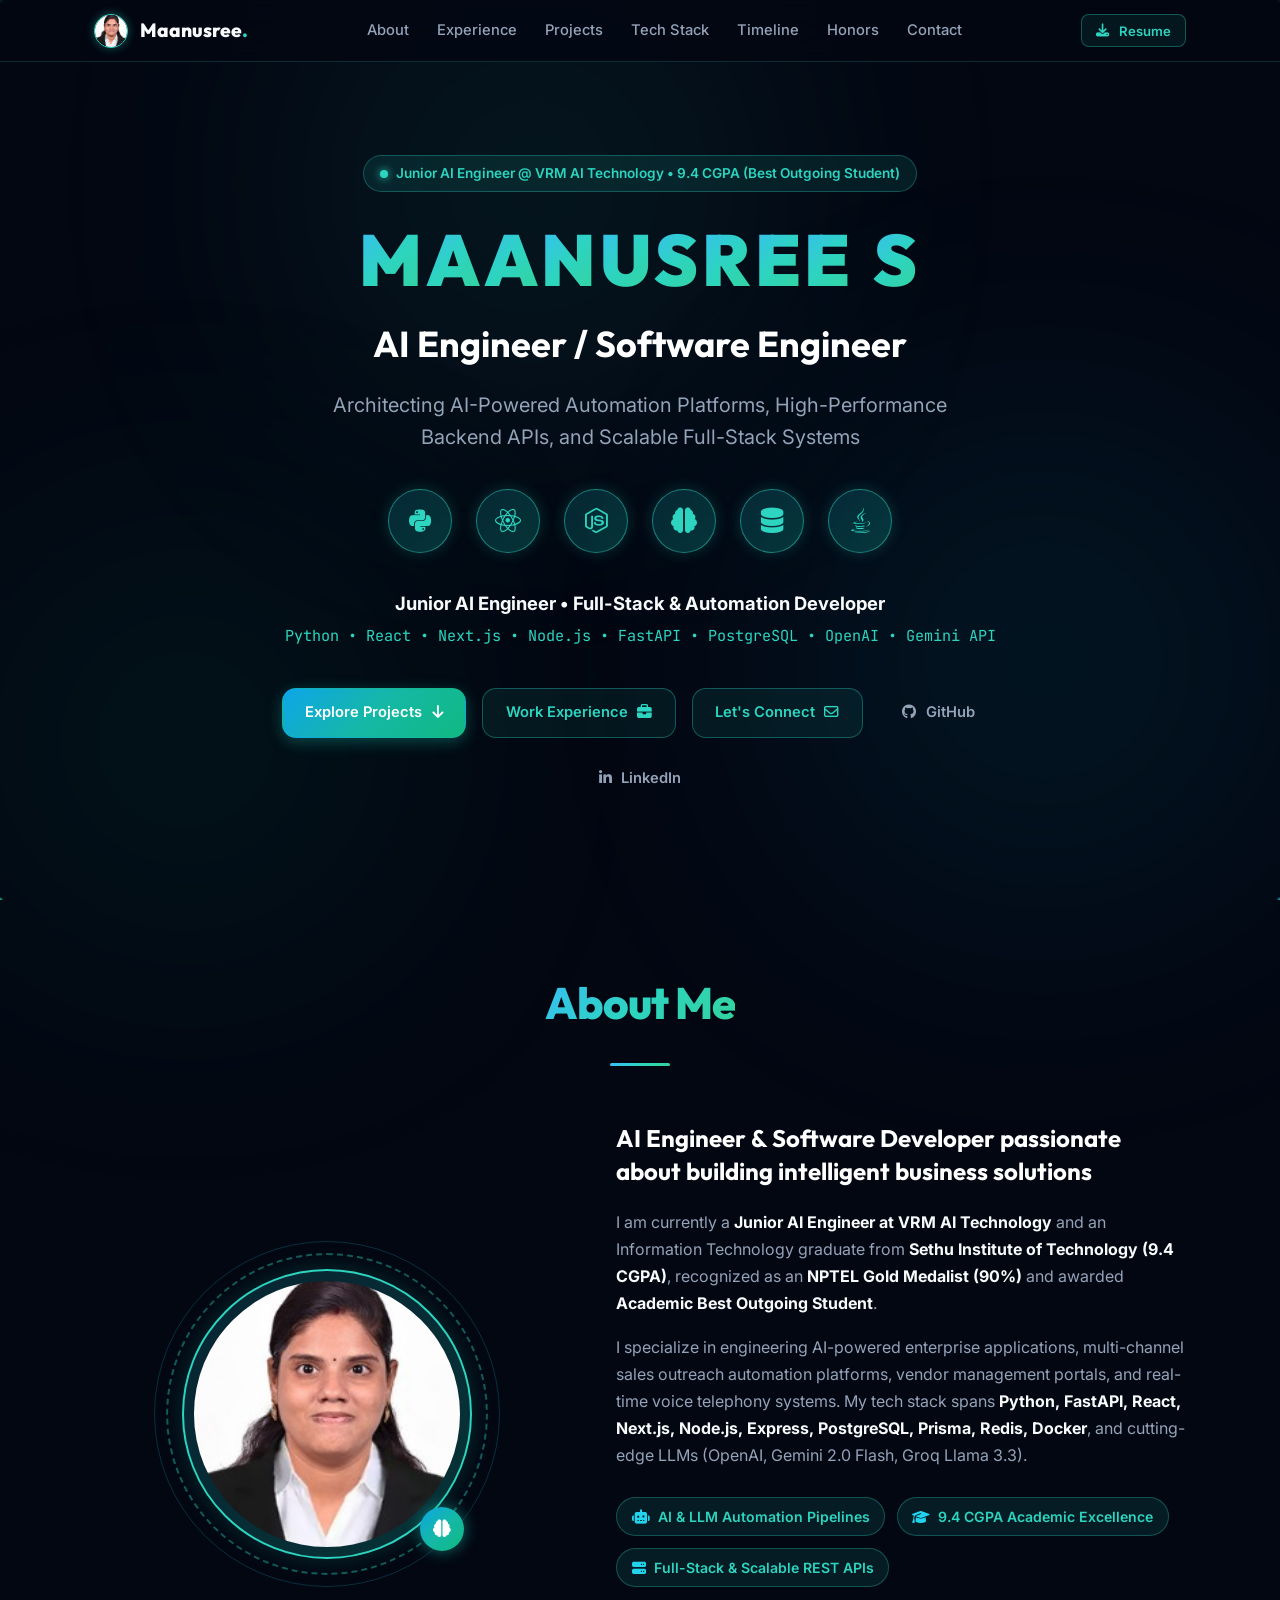
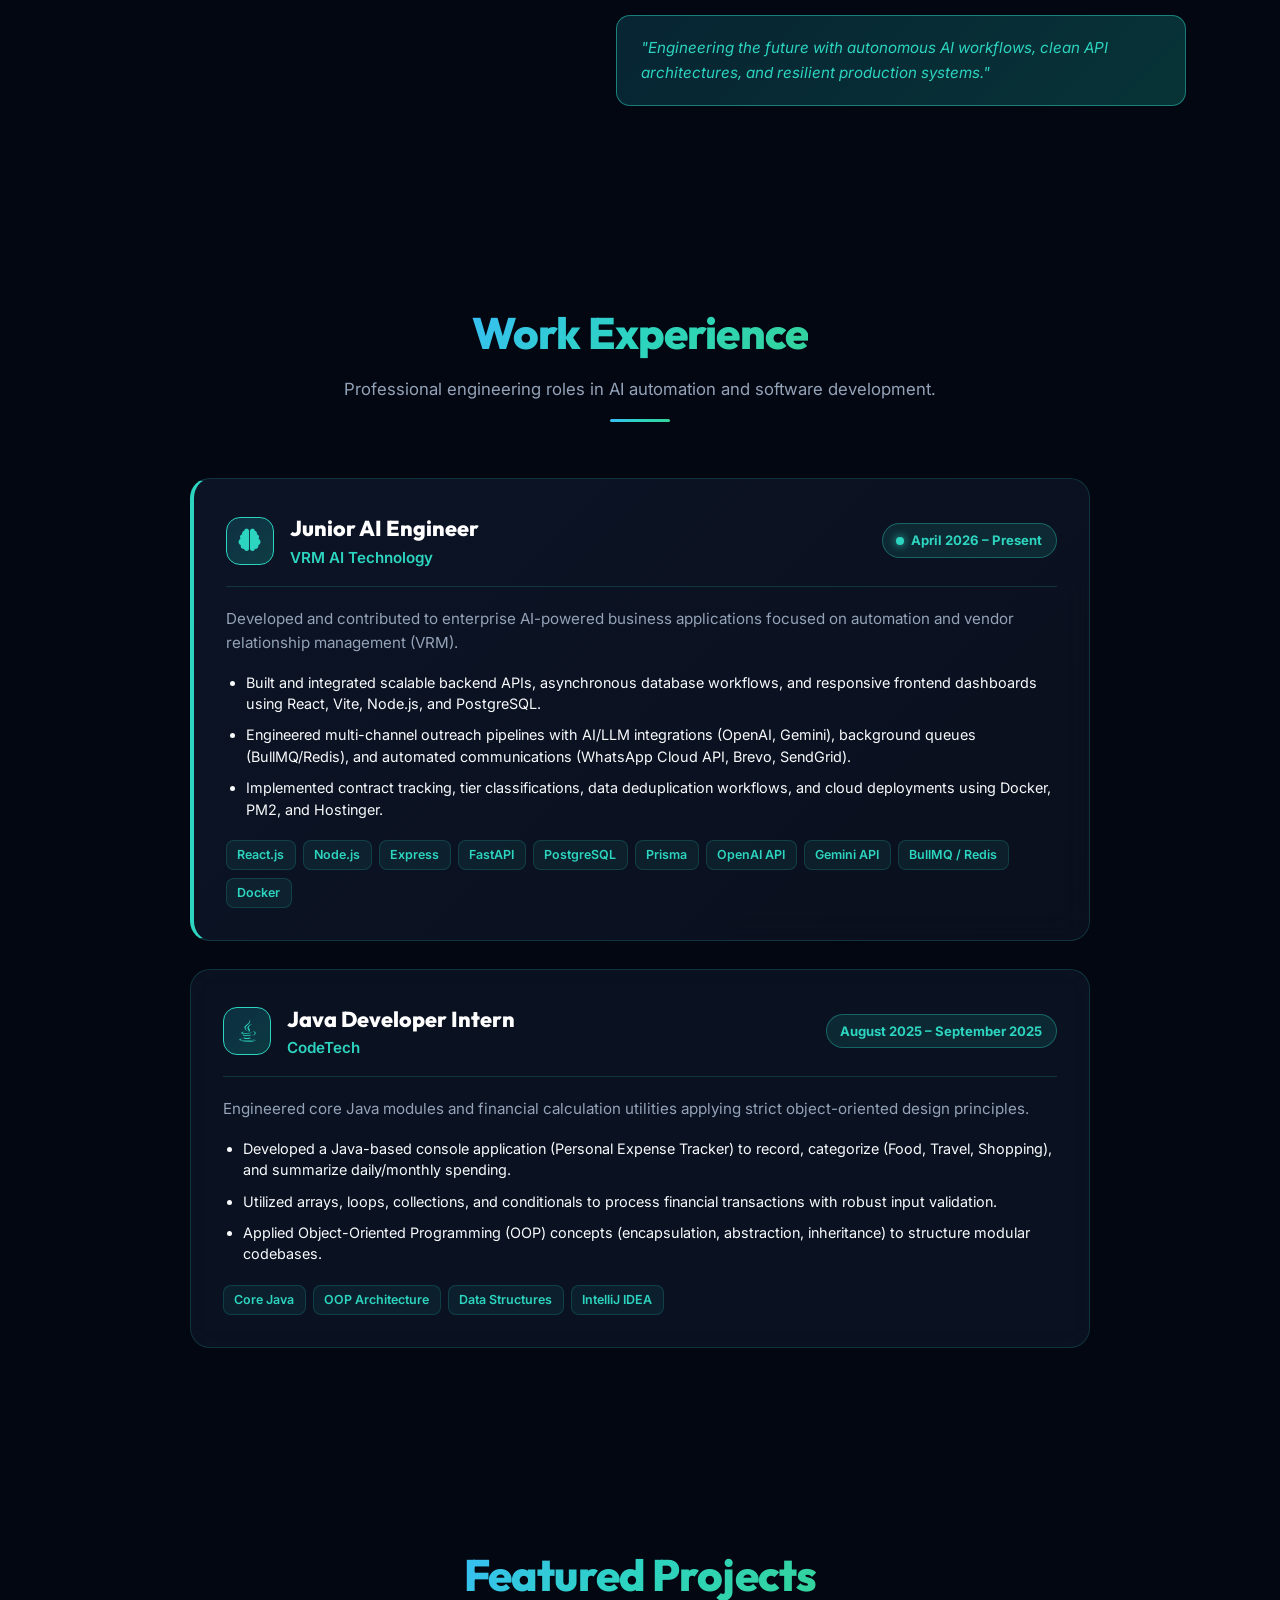
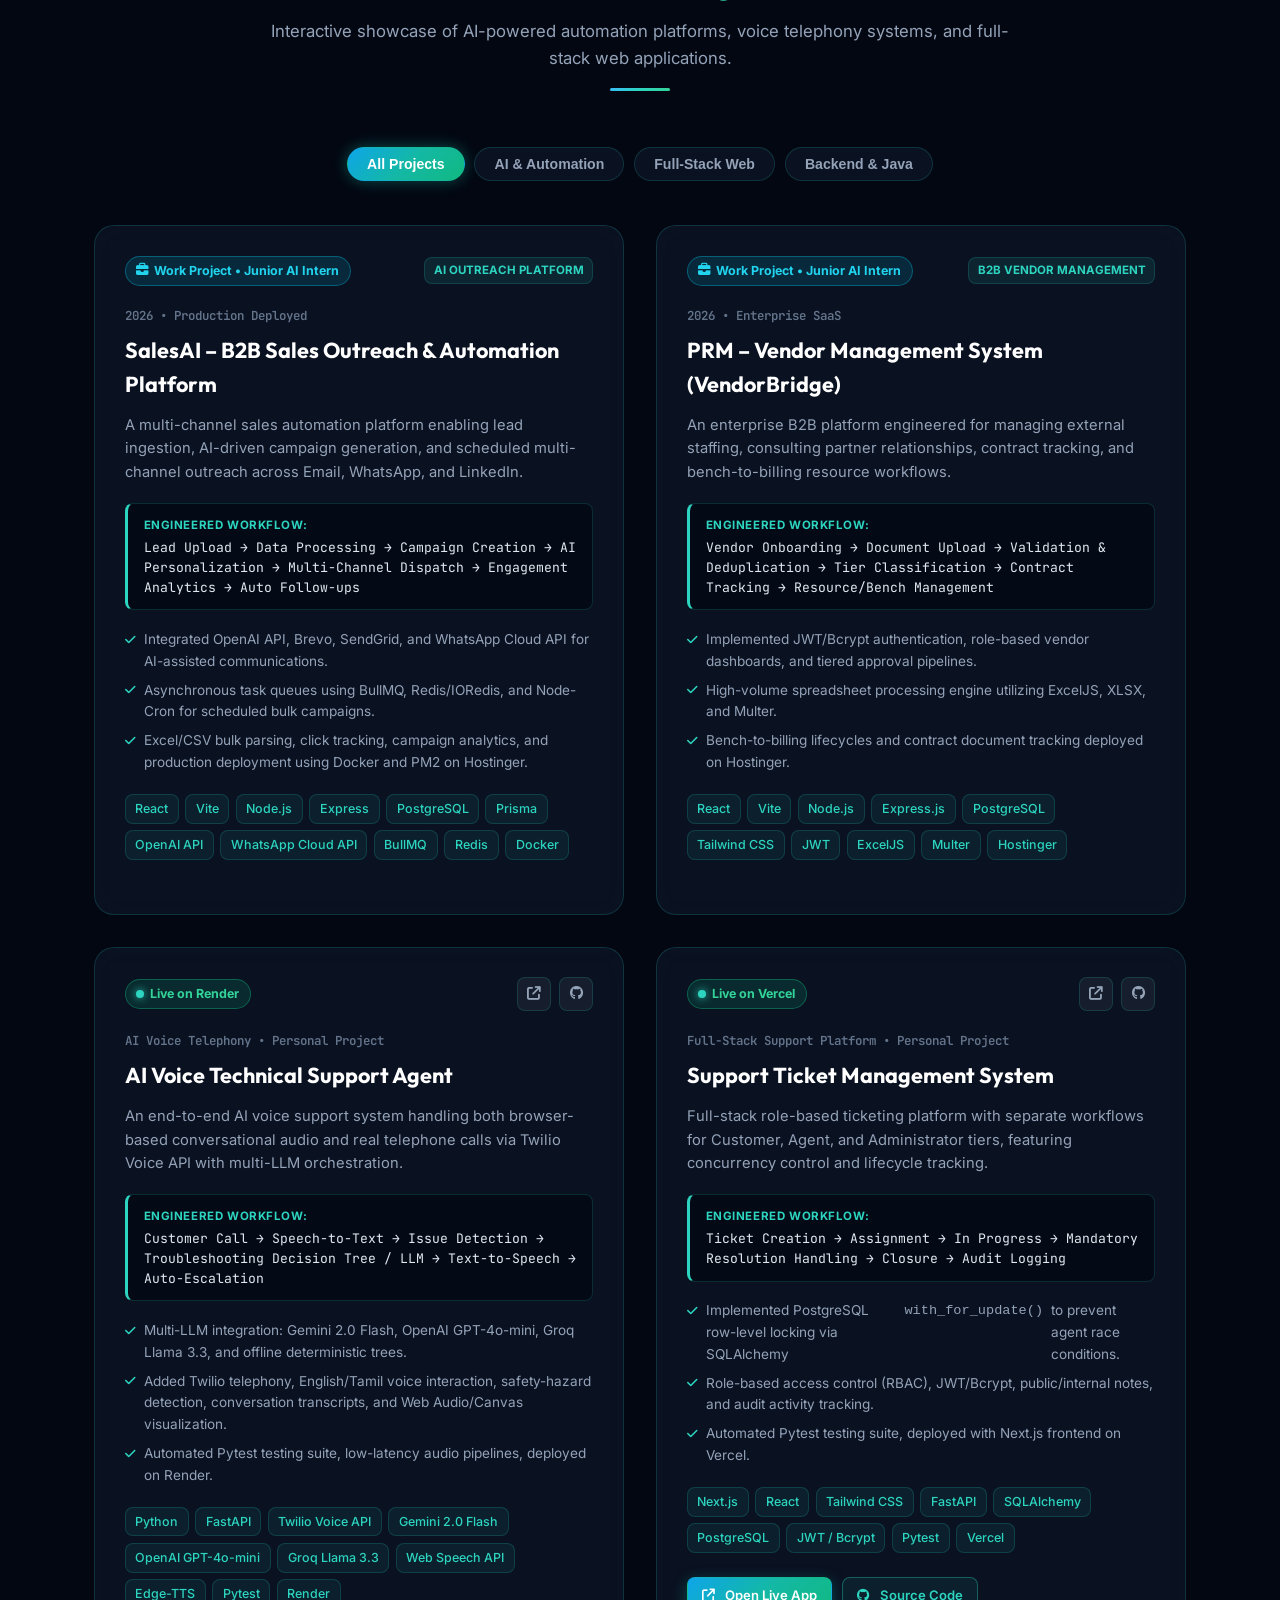
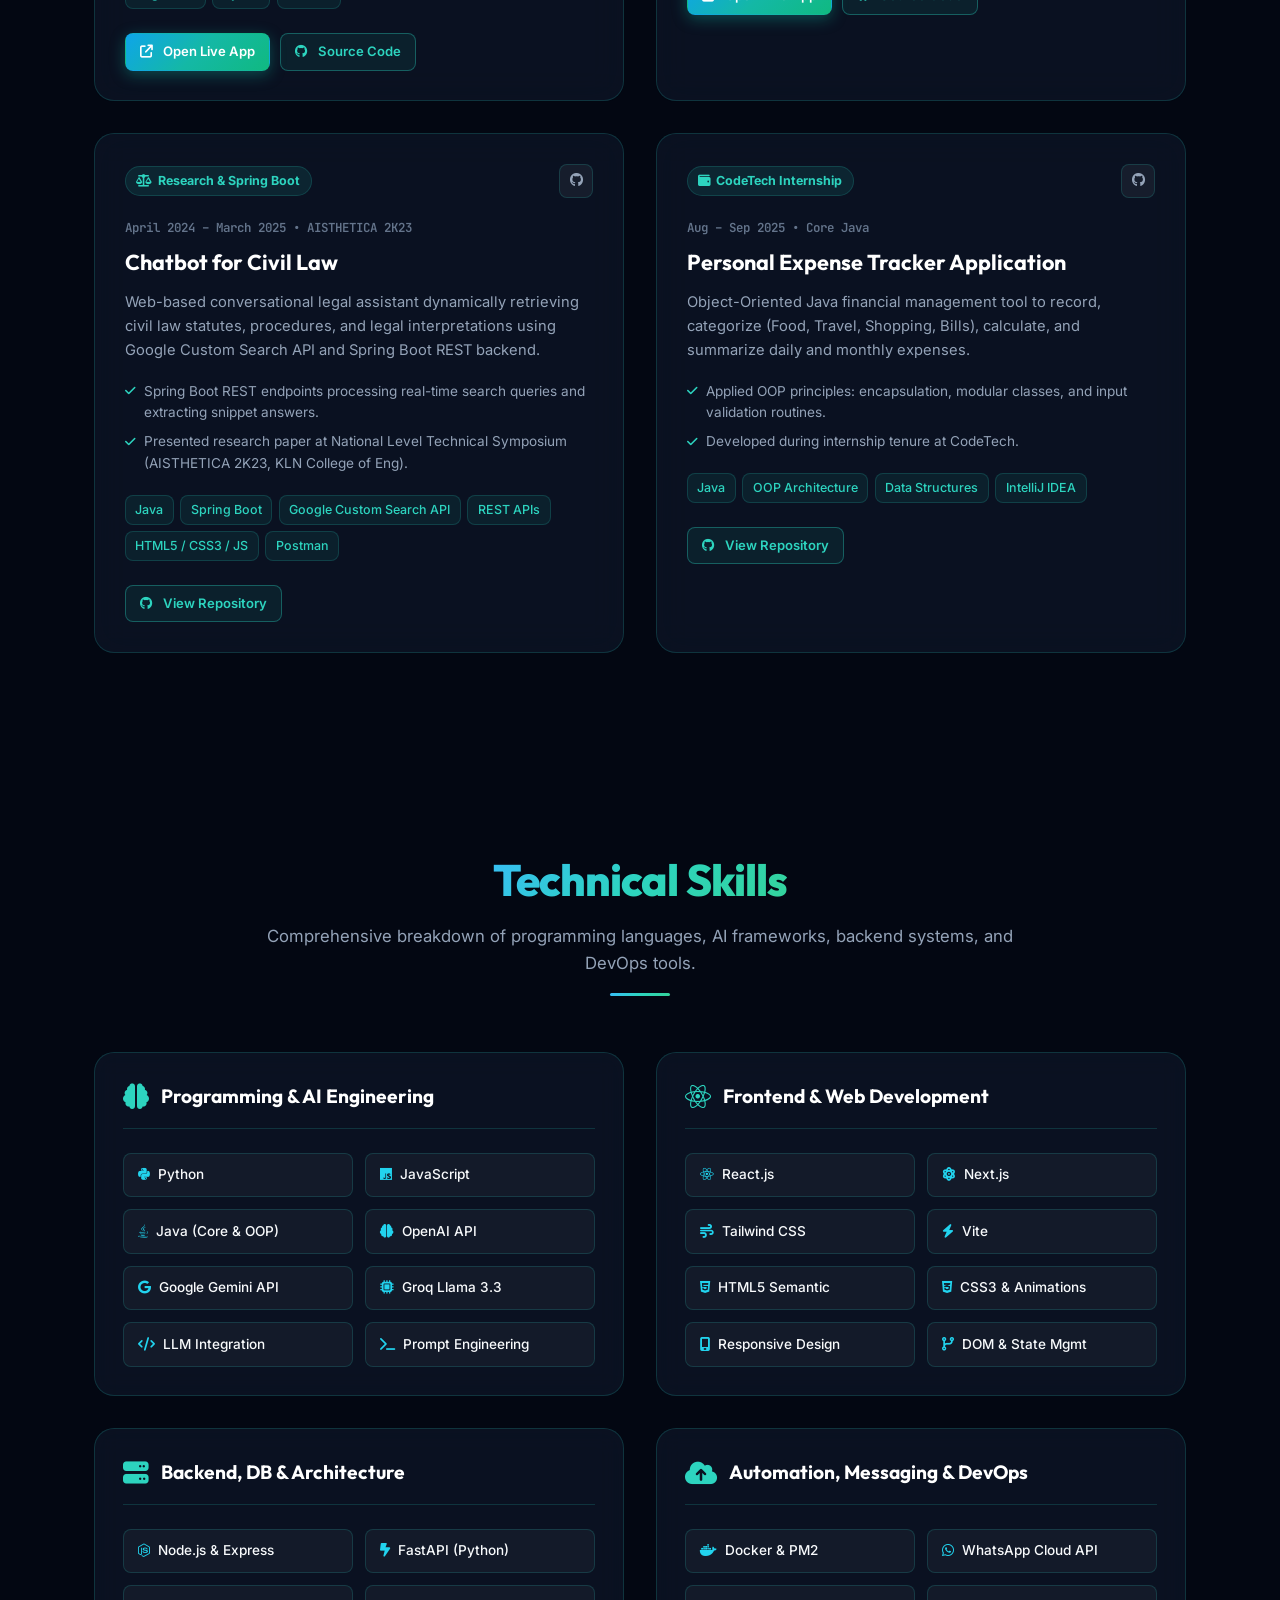
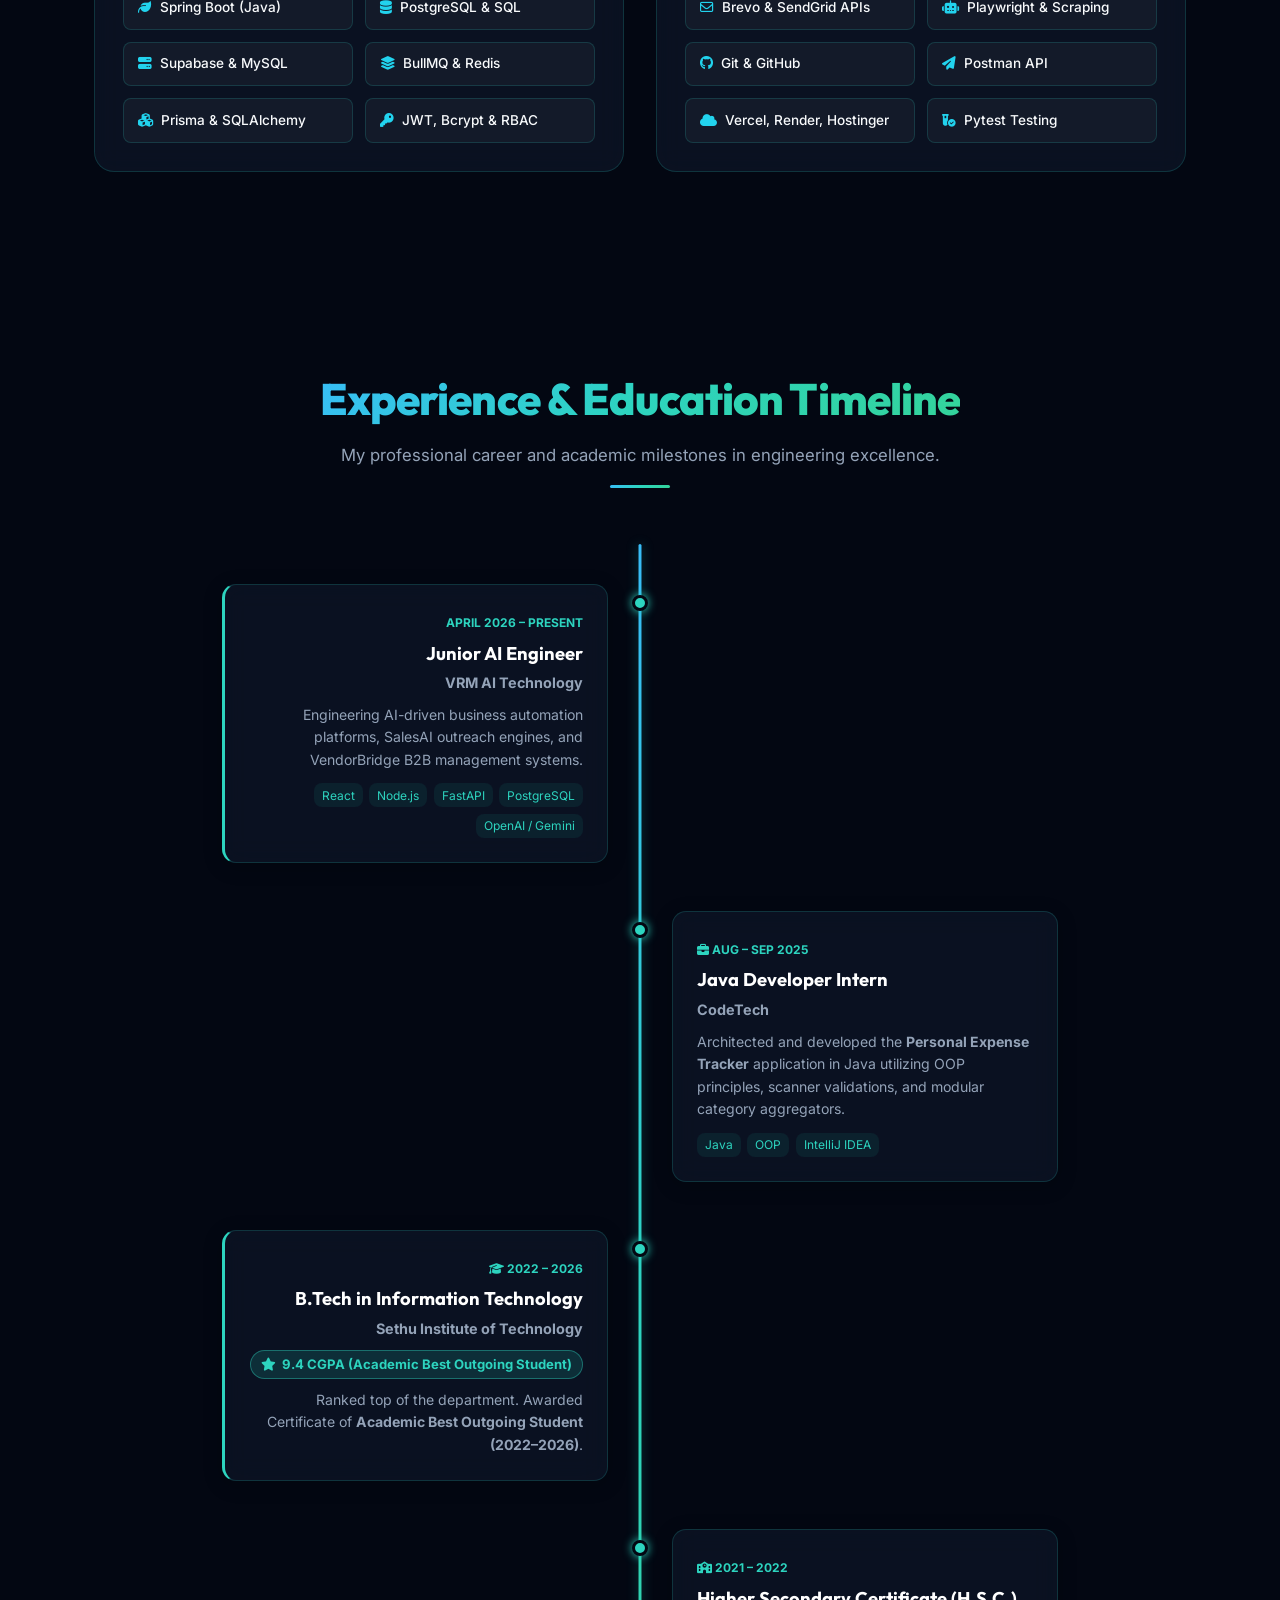
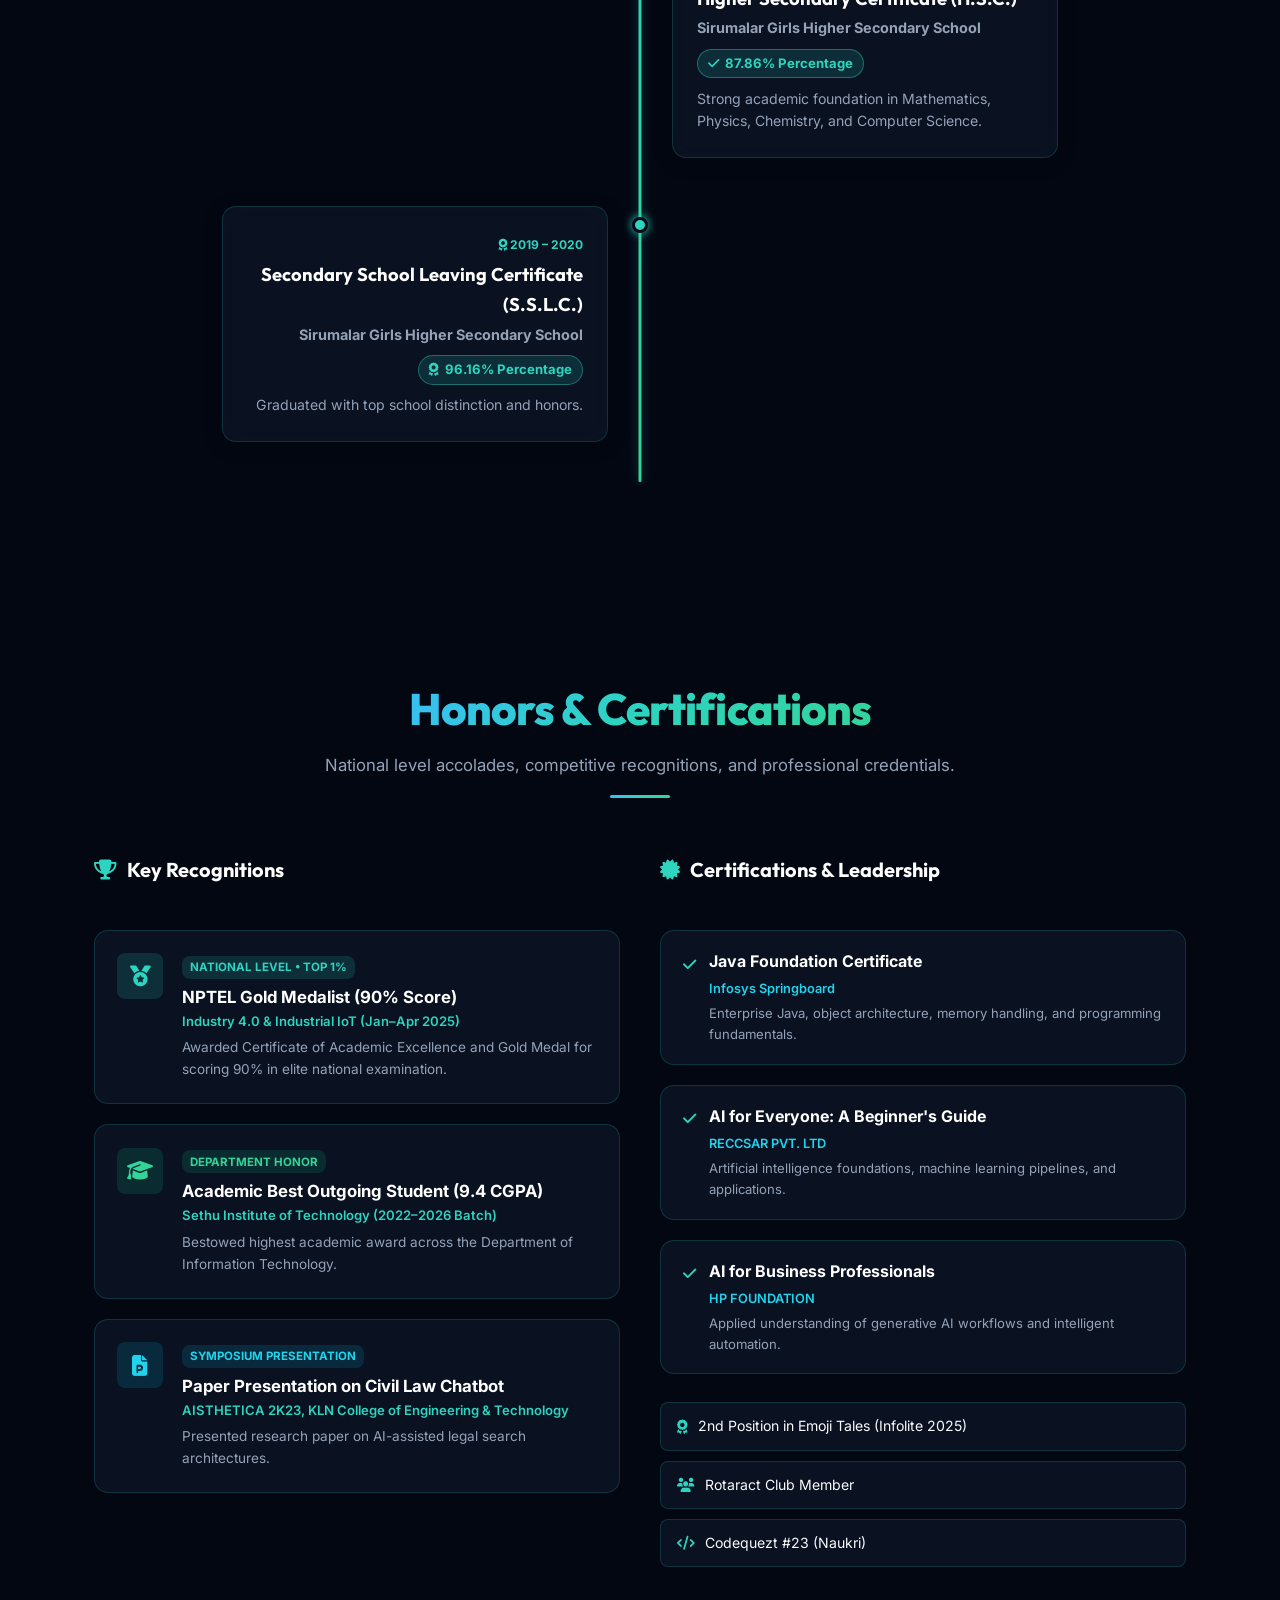
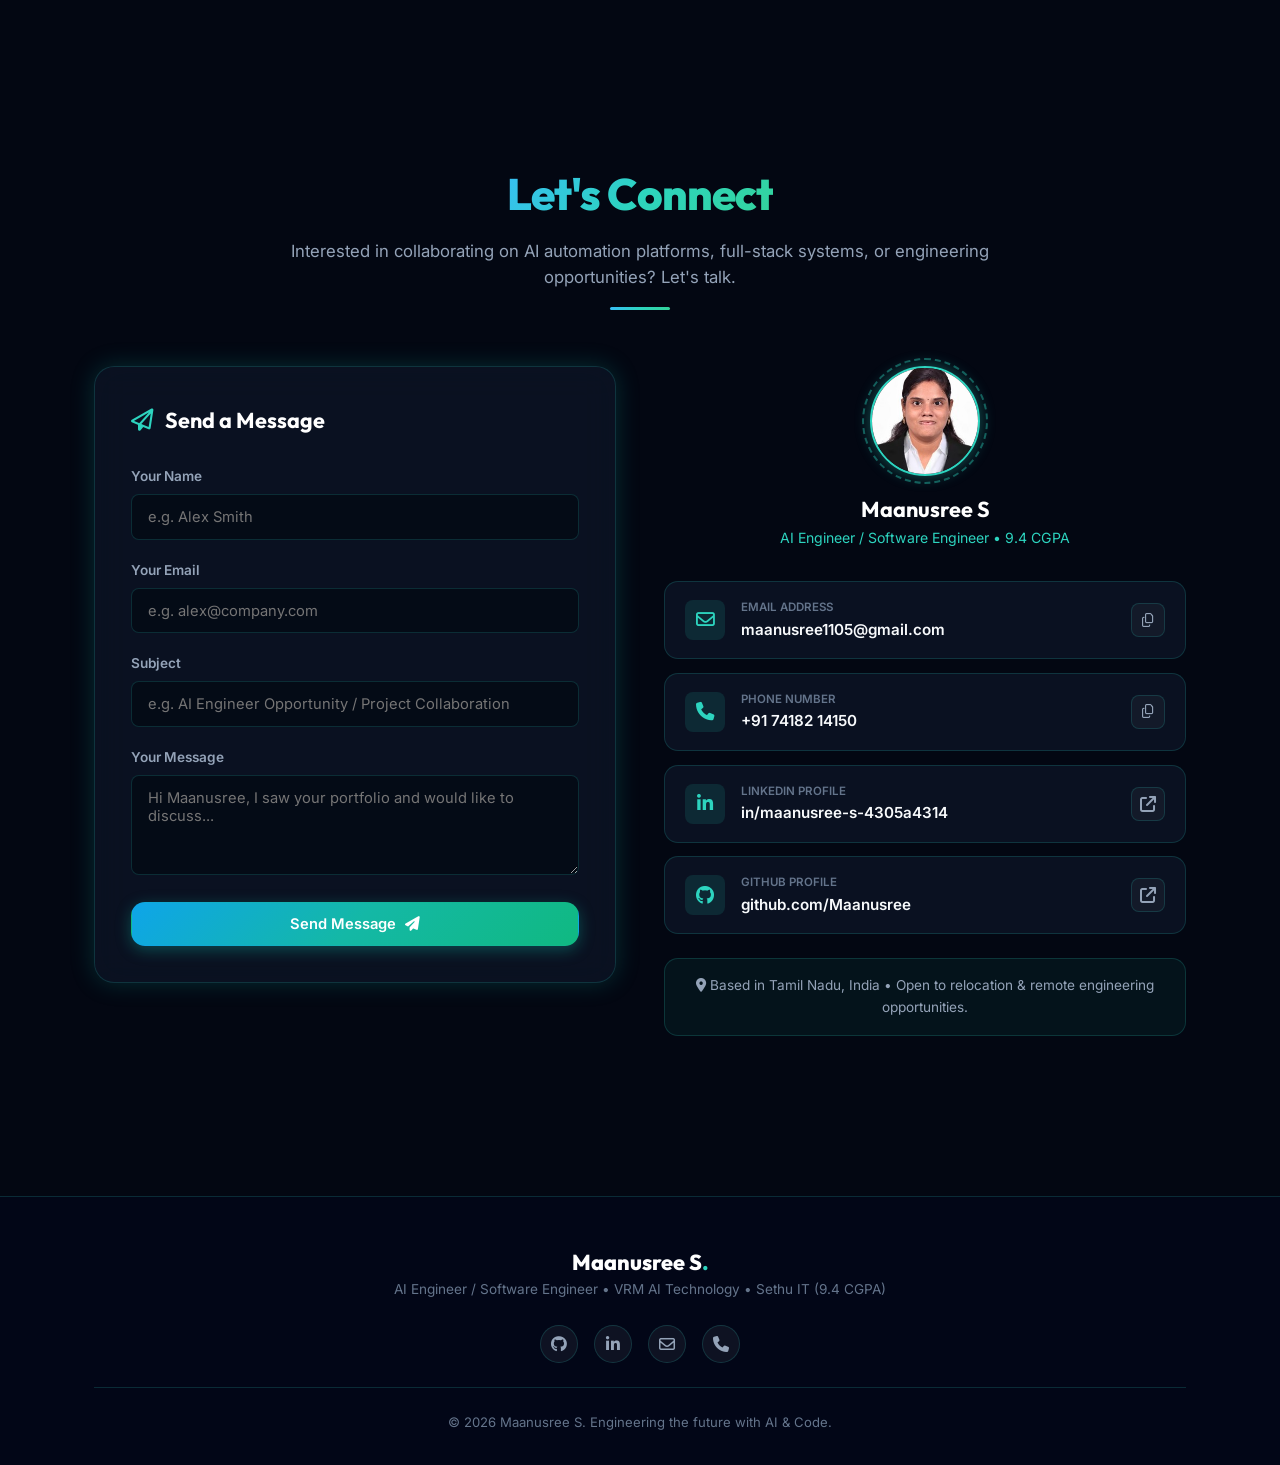
<file: index.html>
<!DOCTYPE html>
<html lang="en" data-theme="dark">
<head>
  <meta charset="UTF-8" />
  <meta name="viewport" content="width=device-width, initial-scale=1.0" />
  <title>Maanusree S — AI Engineer &amp; Software Engineer Portfolio</title>
  <meta name="description" content="Portfolio of Maanusree S — Junior AI Engineer, B.Tech IT (9.4 CGPA), NPTEL Gold Medalist, Full-Stack &amp; AI Systems Developer." />

  <!-- Favicon (Transparent Globe Badge) -->
  <link rel="icon" type="image/svg+xml" href="assets/favicon.svg" />
  <link rel="icon" type="image/png" sizes="128x128" href="assets/favicon.png" />
  <link rel="apple-touch-icon" href="assets/favicon.png" />

  <!-- Google Fonts: Outfit & Inter & JetBrains Mono -->
  <link rel="preconnect" href="https://fonts.googleapis.com" />
  <link rel="preconnect" href="https://fonts.gstatic.com" crossorigin />
  <link href="https://fonts.googleapis.com/css2?family=Inter:wght@300;400;500;600;700&family=Outfit:wght@400;500;600;700;800;900&family=JetBrains+Mono:wght@400;500;600&display=swap" rel="stylesheet" />

  <!-- FontAwesome Icons -->
  <link rel="stylesheet" href="https://cdnjs.cloudflare.com/ajax/libs/font-awesome/6.5.1/css/all.min.css" />

  <!-- Custom Stylesheet -->
  <link rel="stylesheet" href="style.css?v=20260907_v2" />
</head>
<body class="dark-theme">

  <!-- Ambient Bluish-Green Glowing Orbs & Interactive Particle Canvas -->
  <canvas id="ambient-canvas"></canvas>
  <div class="bg-glow orb-teal-top"></div>
  <div class="bg-glow orb-cyan-mid"></div>
  <div class="bg-glow orb-emerald-bottom"></div>

  <!-- Toast Notification Container -->
  <div id="toast-container" class="toast-container" aria-live="polite"></div>

  <!-- Navigation Bar -->
  <header class="header-nav" id="header-nav">
    <div class="container nav-content">
      <a href="#hero" class="brand-logo">
        <div class="brand-avatar-box">
          <img src="assets/profile.jpg" alt="Maanusree S" class="nav-avatar" onerror="this.style.display='none'; document.getElementById('nav-fallback-avatar').style.display='flex';" />
          <div id="nav-fallback-avatar" class="nav-avatar-fallback" style="display:none;">MS</div>
        </div>
        <span class="brand-text">Maanusree<span class="dot-accent">.</span></span>
      </a>

      <nav class="nav-menu" id="nav-menu">
        <a href="#about" class="nav-link">About</a>
        <a href="#experience" class="nav-link">Experience</a>
        <a href="#projects" class="nav-link">Projects</a>
        <a href="#skills" class="nav-link">Tech Stack</a>
        <a href="#timeline" class="nav-link">Timeline</a>
        <a href="#achievements" class="nav-link">Honors</a>
        <a href="#contact" class="nav-link">Contact</a>
      </nav>

      <div class="nav-actions">
        <button type="button" class="btn btn-outline-teal btn-sm" id="download-resume-btn" title="Download Resume (Select Country)" onclick="openCountryResumeModal(event)">
          <i class="fa-solid fa-download"></i> Resume
        </button>
        <button id="mobile-toggle" class="mobile-toggle" aria-label="Toggle Menu">
          <i class="fa-solid fa-bars"></i>
        </button>
      </div>
    </div>
  </header>

  <main>
    <!-- ============================================== -->
    <!-- HERO SECTION (Figma Style with Bluish-Green)  -->
    <!-- ============================================== -->
    <section id="hero" class="hero-section">
      <div class="container hero-container">
        
        <div class="hero-badge-row">
          <div class="status-pill">
            <span class="pulse-dot"></span>
            <span>Junior AI Engineer @ VRM AI Technology • 9.4 CGPA (Best Outgoing Student)</span>
          </div>
        </div>

        <!-- 3D Character Animated Big Name -->
        <h1 class="hero-name-title" id="hero-name-letters">
          <!-- Dynamically populated letters with 3D hover in JS -->
          <span class="letter-char">M</span><span class="letter-char">A</span><span class="letter-char">A</span><span class="letter-char">N</span><span class="letter-char">U</span><span class="letter-char">S</span><span class="letter-char">R</span><span class="letter-char">E</span><span class="letter-char">E</span>
          <span class="letter-space">&nbsp;</span>
          <span class="letter-char">S</span>
        </h1>

        <div class="hero-subheading">
          AI Engineer / Software Engineer
        </div>

        <p class="hero-tagline">
          Architecting AI-Powered Automation Platforms, High-Performance Backend APIs, and Scalable Full-Stack Systems
        </p>

        <!-- Floating Orbiting Tech Icons (Figma Style) -->
        <div class="hero-floating-icons">
          <div class="float-icon-pill" title="Python &amp; FastAPI">
            <i class="fa-brands fa-python"></i>
          </div>
          <div class="float-icon-pill" title="React.js &amp; Next.js">
            <i class="fa-brands fa-react"></i>
          </div>
          <div class="float-icon-pill" title="Node.js &amp; Express">
            <i class="fa-brands fa-node-js"></i>
          </div>
          <div class="float-icon-pill" title="AI &amp; LLM Orchestration">
            <i class="fa-solid fa-brain"></i>
          </div>
          <div class="float-icon-pill" title="PostgreSQL &amp; Databases">
            <i class="fa-solid fa-database"></i>
          </div>
          <div class="float-icon-pill" title="Java &amp; Spring Boot">
            <i class="fa-brands fa-java"></i>
          </div>
        </div>

        <div class="hero-meta-block">
          <div class="hero-role-title">Junior AI Engineer &bull; Full-Stack &amp; Automation Developer</div>
          <div class="hero-role-pills">
            Python &bull; React &bull; Next.js &bull; Node.js &bull; FastAPI &bull; PostgreSQL &bull; OpenAI &bull; Gemini API
          </div>
        </div>

        <div class="hero-cta-buttons">
          <a href="#projects" class="btn btn-gradient-teal">
            <span>Explore Projects</span>
            <i class="fa-solid fa-arrow-down"></i>
          </a>
          <a href="#experience" class="btn btn-outline-teal">
            <span>Work Experience</span>
            <i class="fa-solid fa-briefcase"></i>
          </a>
          <a href="#contact" class="btn btn-outline-teal">
            <span>Let's Connect</span>
            <i class="fa-regular fa-envelope"></i>
          </a>
          <a href="https://github.com/Maanusree" target="_blank" rel="noopener noreferrer" class="btn btn-ghost-teal" title="GitHub">
            <i class="fa-brands fa-github"></i> GitHub
          </a>
          <a href="https://www.linkedin.com/in/maanusree-s-4305a4314" target="_blank" rel="noopener noreferrer" class="btn btn-ghost-teal" title="LinkedIn">
            <i class="fa-brands fa-linkedin-in"></i> LinkedIn
          </a>
        </div>

      </div>
    </section>

    <!-- ============================================== -->
    <!-- ABOUT ME SECTION (Figma Circular Avatar + Orbits) -->
    <!-- ============================================== -->
    <section id="about" class="section about-section">
      <div class="container">
        <div class="section-title-box">
          <h2 class="section-title-gradient">About Me</h2>
          <div class="title-underline"></div>
        </div>

        <div class="about-grid-layout">
          <!-- Left: Circular Photo with Rotating Orbital Dashed Ring -->
          <div class="about-avatar-col">
            <div class="avatar-orbit-wrapper">
              <div class="avatar-circle-glow">
                <img src="assets/profile.jpg" alt="Maanusree S" class="about-photo-img" onerror="this.style.display='none'; document.getElementById('about-fallback-avatar').style.display='flex';" />
                <div id="about-fallback-avatar" class="about-avatar-fallback" style="display:none;">MS</div>
              </div>
              <div class="orbit-ring-dashed"></div>
              <div class="orbit-ring-solid"></div>
              <div class="orbit-badge"><i class="fa-solid fa-brain"></i></div>
            </div>
          </div>

          <!-- Right: Bio Content -->
          <div class="about-text-col">
            <h3 class="about-headline">
              AI Engineer &amp; Software Developer passionate about building intelligent business solutions
            </h3>

            <p class="about-body-text">
              I am currently a <strong>Junior AI Engineer at VRM AI Technology</strong> and an Information Technology graduate from <strong>Sethu Institute of Technology (9.4 CGPA)</strong>, recognized as an <strong>NPTEL Gold Medalist (90%)</strong> and awarded <strong>Academic Best Outgoing Student</strong>.
            </p>

            <p class="about-body-text">
              I specialize in engineering AI-powered enterprise applications, multi-channel sales outreach automation platforms, vendor management portals, and real-time voice telephony systems. My tech stack spans <strong>Python, FastAPI, React, Next.js, Node.js, Express, PostgreSQL, Prisma, Redis, Docker</strong>, and cutting-edge LLMs (OpenAI, Gemini 2.0 Flash, Groq Llama 3.3).
            </p>

            <!-- 3 Attribute Badges -->
            <div class="about-traits-row">
              <div class="trait-badge">
                <i class="fa-solid fa-robot trait-icon"></i>
                <span>AI &amp; LLM Automation Pipelines</span>
              </div>
              <div class="trait-badge">
                <i class="fa-solid fa-graduation-cap trait-icon"></i>
                <span>9.4 CGPA Academic Excellence</span>
              </div>
              <div class="trait-badge">
                <i class="fa-solid fa-server trait-icon"></i>
                <span>Full-Stack &amp; Scalable REST APIs</span>
              </div>
            </div>

            <!-- Quote Box in Bluish-Green Gradient Border -->
            <div class="about-quote-box">
              <p class="quote-text">
                "Engineering the future with autonomous AI workflows, clean API architectures, and resilient production systems."
              </p>
            </div>
          </div>
        </div>
      </div>
    </section>

    <!-- ============================================== -->
    <!-- WORK EXPERIENCE SECTION                        -->
    <!-- ============================================== -->
    <section id="experience" class="section experience-section">
      <div class="container">
        <div class="section-title-box">
          <h2 class="section-title-gradient">Work Experience</h2>
          <p class="section-subtitle">Professional engineering roles in AI automation and software development.</p>
          <div class="title-underline"></div>
        </div>

        <div class="experience-card-stack">

          <!-- Role 1: VRM AI Technology -->
          <div class="exp-card highlight-exp-card">
            <div class="exp-card-header">
              <div class="exp-role-box">
                <div class="exp-company-logo"><i class="fa-solid fa-brain"></i></div>
                <div>
                  <h3 class="exp-job-title">Junior AI Engineer</h3>
                  <h4 class="exp-company-name">VRM AI Technology</h4>
                </div>
              </div>
              <div class="exp-period-badge">
                <span class="pulse-dot"></span> April 2026 &ndash; Present
              </div>
            </div>

            <div class="exp-card-body">
              <p class="exp-summary">
                Developed and contributed to enterprise AI-powered business applications focused on automation and vendor relationship management (VRM).
              </p>
              <ul class="exp-bullet-points">
                <li>Built and integrated scalable backend APIs, asynchronous database workflows, and responsive frontend dashboards using React, Vite, Node.js, and PostgreSQL.</li>
                <li>Engineered multi-channel outreach pipelines with AI/LLM integrations (OpenAI, Gemini), background queues (BullMQ/Redis), and automated communications (WhatsApp Cloud API, Brevo, SendGrid).</li>
                <li>Implemented contract tracking, tier classifications, data deduplication workflows, and cloud deployments using Docker, PM2, and Hostinger.</li>
              </ul>

              <div class="exp-tech-pills">
                <span>React.js</span>
                <span>Node.js</span>
                <span>Express</span>
                <span>FastAPI</span>
                <span>PostgreSQL</span>
                <span>Prisma</span>
                <span>OpenAI API</span>
                <span>Gemini API</span>
                <span>BullMQ / Redis</span>
                <span>Docker</span>
              </div>
            </div>
          </div>

          <!-- Role 2: CodeTech -->
          <div class="exp-card">
            <div class="exp-card-header">
              <div class="exp-role-box">
                <div class="exp-company-logo"><i class="fa-brands fa-java"></i></div>
                <div>
                  <h3 class="exp-job-title">Java Developer Intern</h3>
                  <h4 class="exp-company-name">CodeTech</h4>
                </div>
              </div>
              <div class="exp-period-badge">
                August 2025 &ndash; September 2025
              </div>
            </div>

            <div class="exp-card-body">
              <p class="exp-summary">
                Engineered core Java modules and financial calculation utilities applying strict object-oriented design principles.
              </p>
              <ul class="exp-bullet-points">
                <li>Developed a Java-based console application (Personal Expense Tracker) to record, categorize (Food, Travel, Shopping), and summarize daily/monthly spending.</li>
                <li>Utilized arrays, loops, collections, and conditionals to process financial transactions with robust input validation.</li>
                <li>Applied Object-Oriented Programming (OOP) concepts (encapsulation, abstraction, inheritance) to structure modular codebases.</li>
              </ul>

              <div class="exp-tech-pills">
                <span>Core Java</span>
                <span>OOP Architecture</span>
                <span>Data Structures</span>
                <span>IntelliJ IDEA</span>
              </div>
            </div>
          </div>

        </div>
      </div>
    </section>

    <!-- ============================================== -->
    <!-- FEATURED PROJECTS SECTION                      -->
    <!-- ============================================== -->
    <section id="projects" class="section projects-section">
      <div class="container">
        <div class="section-title-box">
          <h2 class="section-title-gradient">Featured Projects</h2>
          <p class="section-subtitle">Interactive showcase of AI-powered automation platforms, voice telephony systems, and full-stack web applications.</p>
          <div class="title-underline"></div>
        </div>

        <!-- Filter Tabs -->
        <div class="project-filter-row">
          <button class="filter-chip active" data-filter="all">All Projects</button>
          <button class="filter-chip" data-filter="ai">AI &amp; Automation</button>
          <button class="filter-chip" data-filter="fullstack">Full-Stack Web</button>
          <button class="filter-chip" data-filter="backend">Backend &amp; Java</button>
        </div>

        <div class="projects-card-grid">

          <!-- PROJECT 1: SalesAI (Work Project | Junior AI Intern) -->
          <div class="figma-project-card" data-category="ai fullstack">
            <div class="card-glow-overlay"></div>
            <div class="card-top-meta">
              <div class="status-chip render-chip">
                <i class="fa-solid fa-briefcase"></i> Work Project &bull; Junior AI Intern
              </div>
              <div class="card-header-icons">
                <span class="card-badge-tag">AI Outreach Platform</span>
              </div>
            </div>

            <div class="card-body">
              <span class="project-year-tag">2026 &bull; Production Deployed</span>
              <h3 class="card-project-title">
                SalesAI &ndash; B2B Sales Outreach &amp; Automation Platform
              </h3>
              <p class="card-project-desc">
                A multi-channel sales automation platform enabling lead ingestion, AI-driven campaign generation, and scheduled multi-channel outreach across Email, WhatsApp, and LinkedIn.
              </p>

              <div class="workflow-box">
                <span class="wf-label">Engineered Workflow:</span>
                <div class="wf-flow">Lead Upload &rarr; Data Processing &rarr; Campaign Creation &rarr; AI Personalization &rarr; Multi-Channel Dispatch &rarr; Engagement Analytics &rarr; Auto Follow-ups</div>
              </div>

              <div class="card-key-points">
                <div class="key-point"><i class="fa-solid fa-check"></i> Integrated OpenAI API, Brevo, SendGrid, and WhatsApp Cloud API for AI-assisted communications.</div>
                <div class="key-point"><i class="fa-solid fa-check"></i> Asynchronous task queues using BullMQ, Redis/IORedis, and Node-Cron for scheduled bulk campaigns.</div>
                <div class="key-point"><i class="fa-solid fa-check"></i> Excel/CSV bulk parsing, click tracking, campaign analytics, and production deployment using Docker and PM2 on Hostinger.</div>
              </div>

              <div class="card-tech-tags">
                <span class="tech-tag">React</span>
                <span class="tech-tag">Vite</span>
                <span class="tech-tag">Node.js</span>
                <span class="tech-tag">Express</span>
                <span class="tech-tag">PostgreSQL</span>
                <span class="tech-tag">Prisma</span>
                <span class="tech-tag">OpenAI API</span>
                <span class="tech-tag">WhatsApp Cloud API</span>
                <span class="tech-tag">BullMQ</span>
                <span class="tech-tag">Redis</span>
                <span class="tech-tag">Docker</span>
              </div>
            </div>
          </div>

          <!-- PROJECT 2: PRM VendorBridge (Work Project | Junior AI Intern) -->
          <div class="figma-project-card" data-category="fullstack">
            <div class="card-glow-overlay"></div>
            <div class="card-top-meta">
              <div class="status-chip render-chip">
                <i class="fa-solid fa-briefcase"></i> Work Project &bull; Junior AI Intern
              </div>
              <div class="card-header-icons">
                <span class="card-badge-tag">B2B Vendor Management</span>
              </div>
            </div>

            <div class="card-body">
              <span class="project-year-tag">2026 &bull; Enterprise SaaS</span>
              <h3 class="card-project-title">
                PRM &ndash; Vendor Management System (VendorBridge)
              </h3>
              <p class="card-project-desc">
                An enterprise B2B platform engineered for managing external staffing, consulting partner relationships, contract tracking, and bench-to-billing resource workflows.
              </p>

              <div class="workflow-box">
                <span class="wf-label">Engineered Workflow:</span>
                <div class="wf-flow">Vendor Onboarding &rarr; Document Upload &rarr; Validation &amp; Deduplication &rarr; Tier Classification &rarr; Contract Tracking &rarr; Resource/Bench Management</div>
              </div>

              <div class="card-key-points">
                <div class="key-point"><i class="fa-solid fa-check"></i> Implemented JWT/Bcrypt authentication, role-based vendor dashboards, and tiered approval pipelines.</div>
                <div class="key-point"><i class="fa-solid fa-check"></i> High-volume spreadsheet processing engine utilizing ExcelJS, XLSX, and Multer.</div>
                <div class="key-point"><i class="fa-solid fa-check"></i> Bench-to-billing lifecycles and contract document tracking deployed on Hostinger.</div>
              </div>

              <div class="card-tech-tags">
                <span class="tech-tag">React</span>
                <span class="tech-tag">Vite</span>
                <span class="tech-tag">Node.js</span>
                <span class="tech-tag">Express.js</span>
                <span class="tech-tag">PostgreSQL</span>
                <span class="tech-tag">Tailwind CSS</span>
                <span class="tech-tag">JWT</span>
                <span class="tech-tag">ExcelJS</span>
                <span class="tech-tag">Multer</span>
                <span class="tech-tag">Hostinger</span>
              </div>
            </div>
          </div>

          <!-- PROJECT 3: AI Voice Technical Support Agent (Live on Render) -->
          <div class="figma-project-card" data-category="ai fullstack">
            <div class="card-glow-overlay"></div>
            <div class="card-top-meta">
              <div class="status-chip live-chip">
                <span class="pulse-dot"></span> Live on Render
              </div>
              <div class="card-header-icons">
                <a href="https://ai-voice-technical-support.onrender.com/" target="_blank" rel="noopener noreferrer" class="card-icon-btn" title="Open Live App">
                  <i class="fa-solid fa-arrow-up-right-from-square"></i>
                </a>
                <a href="https://github.com/Maanusree/ai-voice-technical-support" target="_blank" rel="noopener noreferrer" class="card-icon-btn" title="GitHub Repository">
                  <i class="fa-brands fa-github"></i>
                </a>
              </div>
            </div>

            <div class="card-body">
              <span class="project-year-tag">AI Voice Telephony &bull; Personal Project</span>
              <h3 class="card-project-title">
                <a href="https://ai-voice-technical-support.onrender.com/" target="_blank" rel="noopener noreferrer">
                  AI Voice Technical Support Agent
                </a>
              </h3>
              <p class="card-project-desc">
                An end-to-end AI voice support system handling both browser-based conversational audio and real telephone calls via Twilio Voice API with multi-LLM orchestration.
              </p>

              <div class="workflow-box">
                <span class="wf-label">Engineered Workflow:</span>
                <div class="wf-flow">Customer Call &rarr; Speech-to-Text &rarr; Issue Detection &rarr; Troubleshooting Decision Tree / LLM &rarr; Text-to-Speech &rarr; Auto-Escalation</div>
              </div>

              <div class="card-key-points">
                <div class="key-point"><i class="fa-solid fa-check"></i> Multi-LLM integration: Gemini 2.0 Flash, OpenAI GPT-4o-mini, Groq Llama 3.3, and offline deterministic trees.</div>
                <div class="key-point"><i class="fa-solid fa-check"></i> Added Twilio telephony, English/Tamil voice interaction, safety-hazard detection, conversation transcripts, and Web Audio/Canvas visualization.</div>
                <div class="key-point"><i class="fa-solid fa-check"></i> Automated Pytest testing suite, low-latency audio pipelines, deployed on Render.</div>
              </div>

              <div class="card-tech-tags">
                <span class="tech-tag">Python</span>
                <span class="tech-tag">FastAPI</span>
                <span class="tech-tag">Twilio Voice API</span>
                <span class="tech-tag">Gemini 2.0 Flash</span>
                <span class="tech-tag">OpenAI GPT-4o-mini</span>
                <span class="tech-tag">Groq Llama 3.3</span>
                <span class="tech-tag">Web Speech API</span>
                <span class="tech-tag">Edge-TTS</span>
                <span class="tech-tag">Pytest</span>
                <span class="tech-tag">Render</span>
              </div>

              <div class="card-actions">
                <a href="https://ai-voice-technical-support.onrender.com/" target="_blank" rel="noopener noreferrer" class="btn btn-gradient-teal btn-sm">
                  <i class="fa-solid fa-arrow-up-right-from-square"></i> Open Live App
                </a>
                <a href="https://github.com/Maanusree/ai-voice-technical-support" target="_blank" rel="noopener noreferrer" class="btn btn-outline-teal btn-sm">
                  <i class="fa-brands fa-github"></i> Source Code
                </a>
              </div>
            </div>
          </div>

          <!-- PROJECT 4: Support Ticket Management System (Live on Vercel) -->
          <div class="figma-project-card" data-category="fullstack backend">
            <div class="card-glow-overlay"></div>
            <div class="card-top-meta">
              <div class="status-chip live-chip">
                <span class="pulse-dot"></span> Live on Vercel
              </div>
              <div class="card-header-icons">
                <a href="https://support-ticket-management-tau.vercel.app/" target="_blank" rel="noopener noreferrer" class="card-icon-btn" title="Open Live App">
                  <i class="fa-solid fa-arrow-up-right-from-square"></i>
                </a>
                <a href="https://github.com/Maanusree/support-ticket-management" target="_blank" rel="noopener noreferrer" class="card-icon-btn" title="GitHub Repository">
                  <i class="fa-brands fa-github"></i>
                </a>
              </div>
            </div>

            <div class="card-body">
              <span class="project-year-tag">Full-Stack Support Platform &bull; Personal Project</span>
              <h3 class="card-project-title">
                <a href="https://support-ticket-management-tau.vercel.app/" target="_blank" rel="noopener noreferrer">
                  Support Ticket Management System
                </a>
              </h3>
              <p class="card-project-desc">
                Full-stack role-based ticketing platform with separate workflows for Customer, Agent, and Administrator tiers, featuring concurrency control and lifecycle tracking.
              </p>

              <div class="workflow-box">
                <span class="wf-label">Engineered Workflow:</span>
                <div class="wf-flow">Ticket Creation &rarr; Assignment &rarr; In Progress &rarr; Mandatory Resolution Handling &rarr; Closure &rarr; Audit Logging</div>
              </div>

              <div class="card-key-points">
                <div class="key-point"><i class="fa-solid fa-check"></i> Implemented PostgreSQL row-level locking via SQLAlchemy <code>with_for_update()</code> to prevent agent race conditions.</div>
                <div class="key-point"><i class="fa-solid fa-check"></i> Role-based access control (RBAC), JWT/Bcrypt, public/internal notes, and audit activity tracking.</div>
                <div class="key-point"><i class="fa-solid fa-check"></i> Automated Pytest testing suite, deployed with Next.js frontend on Vercel.</div>
              </div>

              <div class="card-tech-tags">
                <span class="tech-tag">Next.js</span>
                <span class="tech-tag">React</span>
                <span class="tech-tag">Tailwind CSS</span>
                <span class="tech-tag">FastAPI</span>
                <span class="tech-tag">SQLAlchemy</span>
                <span class="tech-tag">PostgreSQL</span>
                <span class="tech-tag">JWT / Bcrypt</span>
                <span class="tech-tag">Pytest</span>
                <span class="tech-tag">Vercel</span>
              </div>

              <div class="card-actions">
                <a href="https://support-ticket-management-tau.vercel.app/" target="_blank" rel="noopener noreferrer" class="btn btn-gradient-teal btn-sm">
                  <i class="fa-solid fa-arrow-up-right-from-square"></i> Open Live App
                </a>
                <a href="https://github.com/Maanusree/support-ticket-management" target="_blank" rel="noopener noreferrer" class="btn btn-outline-teal btn-sm">
                  <i class="fa-brands fa-github"></i> Source Code
                </a>
              </div>
            </div>
          </div>

          <!-- PROJECT 5: Chatbot for Civil Law -->
          <div class="figma-project-card" data-category="backend">
            <div class="card-glow-overlay"></div>
            <div class="card-top-meta">
              <div class="status-chip normal-chip">
                <i class="fa-solid fa-scale-balanced"></i> Research &amp; Spring Boot
              </div>
              <div class="card-header-icons">
                <a href="https://github.com/Maanusree/Chatbot-for-civil-law" target="_blank" rel="noopener noreferrer" class="card-icon-btn" title="GitHub">
                  <i class="fa-brands fa-github"></i>
                </a>
              </div>
            </div>

            <div class="card-body">
              <span class="project-year-tag">April 2024 &ndash; March 2025 &bull; AISTHETICA 2K23</span>
              <h3 class="card-project-title">
                Chatbot for Civil Law
              </h3>
              <p class="card-project-desc">
                Web-based conversational legal assistant dynamically retrieving civil law statutes, procedures, and legal interpretations using Google Custom Search API and Spring Boot REST backend.
              </p>

              <div class="card-key-points">
                <div class="key-point"><i class="fa-solid fa-check"></i> Spring Boot REST endpoints processing real-time search queries and extracting snippet answers.</div>
                <div class="key-point"><i class="fa-solid fa-check"></i> Presented research paper at National Level Technical Symposium (AISTHETICA 2K23, KLN College of Eng).</div>
              </div>

              <div class="card-tech-tags">
                <span class="tech-tag">Java</span>
                <span class="tech-tag">Spring Boot</span>
                <span class="tech-tag">Google Custom Search API</span>
                <span class="tech-tag">REST APIs</span>
                <span class="tech-tag">HTML5 / CSS3 / JS</span>
                <span class="tech-tag">Postman</span>
              </div>

              <div class="card-actions">
                <a href="https://github.com/Maanusree/Chatbot-for-civil-law" target="_blank" rel="noopener noreferrer" class="btn btn-outline-teal btn-sm">
                  <i class="fa-brands fa-github"></i> View Repository
                </a>
              </div>
            </div>
          </div>

          <!-- PROJECT 6: Personal Expense Tracker -->
          <div class="figma-project-card" data-category="backend">
            <div class="card-glow-overlay"></div>
            <div class="card-top-meta">
              <div class="status-chip normal-chip">
                <i class="fa-solid fa-wallet"></i> CodeTech Internship
              </div>
              <div class="card-header-icons">
                <a href="https://github.com/Maanusree" target="_blank" rel="noopener noreferrer" class="card-icon-btn" title="GitHub">
                  <i class="fa-brands fa-github"></i>
                </a>
              </div>
            </div>

            <div class="card-body">
              <span class="project-year-tag">Aug &ndash; Sep 2025 &bull; Core Java</span>
              <h3 class="card-project-title">
                Personal Expense Tracker Application
              </h3>
              <p class="card-project-desc">
                Object-Oriented Java financial management tool to record, categorize (Food, Travel, Shopping, Bills), calculate, and summarize daily and monthly expenses.
              </p>

              <div class="card-key-points">
                <div class="key-point"><i class="fa-solid fa-check"></i> Applied OOP principles: encapsulation, modular classes, and input validation routines.</div>
                <div class="key-point"><i class="fa-solid fa-check"></i> Developed during internship tenure at CodeTech.</div>
              </div>

              <div class="card-tech-tags">
                <span class="tech-tag">Java</span>
                <span class="tech-tag">OOP Architecture</span>
                <span class="tech-tag">Data Structures</span>
                <span class="tech-tag">IntelliJ IDEA</span>
              </div>

              <div class="card-actions">
                <a href="https://github.com/Maanusree" target="_blank" rel="noopener noreferrer" class="btn btn-outline-teal btn-sm">
                  <i class="fa-brands fa-github"></i> View Repository
                </a>
              </div>
            </div>
          </div>

        </div>
      </div>
    </section>

    <!-- ============================================== -->
    <!-- TECH STACK SECTION (Categorized by Resume)     -->
    <!-- ============================================== -->
    <section id="skills" class="section skills-section">
      <div class="container">
        <div class="section-title-box">
          <h2 class="section-title-gradient">Technical Skills</h2>
          <p class="section-subtitle">Comprehensive breakdown of programming languages, AI frameworks, backend systems, and DevOps tools.</p>
          <div class="title-underline"></div>
        </div>

        <div class="tech-stack-grid">
          
          <!-- Group 1: Programming & AI/APIs -->
          <div class="tech-card">
            <div class="tech-card-header">
              <i class="fa-solid fa-brain tech-card-icon"></i>
              <h3>Programming &amp; AI Engineering</h3>
            </div>
            
            <div class="tech-tools-pill-group">
              <div class="tool-tag"><i class="fa-brands fa-python"></i> Python</div>
              <div class="tool-tag"><i class="fa-brands fa-js"></i> JavaScript</div>
              <div class="tool-tag"><i class="fa-brands fa-java"></i> Java (Core &amp; OOP)</div>
              <div class="tool-tag"><i class="fa-solid fa-brain"></i> OpenAI API</div>
              <div class="tool-tag"><i class="fa-brands fa-google"></i> Google Gemini API</div>
              <div class="tool-tag"><i class="fa-solid fa-microchip"></i> Groq Llama 3.3</div>
              <div class="tool-tag"><i class="fa-solid fa-code"></i> LLM Integration</div>
              <div class="tool-tag"><i class="fa-solid fa-terminal"></i> Prompt Engineering</div>
            </div>
          </div>

          <!-- Group 2: Frontend & Web -->
          <div class="tech-card">
            <div class="tech-card-header">
              <i class="fa-brands fa-react tech-card-icon"></i>
              <h3>Frontend &amp; Web Development</h3>
            </div>
            
            <div class="tech-tools-pill-group">
              <div class="tool-tag"><i class="fa-brands fa-react"></i> React.js</div>
              <div class="tool-tag"><i class="fa-solid fa-atom"></i> Next.js</div>
              <div class="tool-tag"><i class="fa-solid fa-wind"></i> Tailwind CSS</div>
              <div class="tool-tag"><i class="fa-solid fa-bolt"></i> Vite</div>
              <div class="tool-tag"><i class="fa-brands fa-html5"></i> HTML5 Semantic</div>
              <div class="tool-tag"><i class="fa-brands fa-css3-alt"></i> CSS3 &amp; Animations</div>
              <div class="tool-tag"><i class="fa-solid fa-mobile-screen"></i> Responsive Design</div>
              <div class="tool-tag"><i class="fa-solid fa-code-branch"></i> DOM &amp; State Mgmt</div>
            </div>
          </div>

          <!-- Group 3: Backend & Databases -->
          <div class="tech-card">
            <div class="tech-card-header">
              <i class="fa-solid fa-server tech-card-icon"></i>
              <h3>Backend, DB &amp; Architecture</h3>
            </div>
            
            <div class="tech-tools-pill-group">
              <div class="tool-tag"><i class="fa-brands fa-node-js"></i> Node.js &amp; Express</div>
              <div class="tool-tag"><i class="fa-solid fa-bolt-lightning"></i> FastAPI (Python)</div>
              <div class="tool-tag"><i class="fa-solid fa-leaf"></i> Spring Boot (Java)</div>
              <div class="tool-tag"><i class="fa-solid fa-database"></i> PostgreSQL &amp; SQL</div>
              <div class="tool-tag"><i class="fa-solid fa-server"></i> Supabase &amp; MySQL</div>
              <div class="tool-tag"><i class="fa-solid fa-layer-group"></i> BullMQ &amp; Redis</div>
              <div class="tool-tag"><i class="fa-solid fa-cubes"></i> Prisma &amp; SQLAlchemy</div>
              <div class="tool-tag"><i class="fa-solid fa-key"></i> JWT, Bcrypt &amp; RBAC</div>
            </div>
          </div>

          <!-- Group 4: Automation, Messaging & DevOps -->
          <div class="tech-card">
            <div class="tech-card-header">
              <i class="fa-solid fa-cloud-arrow-up tech-card-icon"></i>
              <h3>Automation, Messaging &amp; DevOps</h3>
            </div>
            
            <div class="tech-tools-pill-group">
              <div class="tool-tag"><i class="fa-brands fa-docker"></i> Docker &amp; PM2</div>
              <div class="tool-tag"><i class="fa-brands fa-whatsapp"></i> WhatsApp Cloud API</div>
              <div class="tool-tag"><i class="fa-regular fa-envelope"></i> Brevo &amp; SendGrid APIs</div>
              <div class="tool-tag"><i class="fa-solid fa-robot"></i> Playwright &amp; Scraping</div>
              <div class="tool-tag"><i class="fa-brands fa-github"></i> Git &amp; GitHub</div>
              <div class="tool-tag"><i class="fa-solid fa-paper-plane"></i> Postman API</div>
              <div class="tool-tag"><i class="fa-solid fa-cloud"></i> Vercel, Render, Hostinger</div>
              <div class="tool-tag"><i class="fa-solid fa-vial-circle-check"></i> Pytest Testing</div>
            </div>
          </div>

        </div>
      </div>
    </section>

    <!-- ============================================== -->
    <!-- EXPERIENCE & EDUCATION TIMELINE                -->
    <!-- ============================================== -->
    <section id="timeline" class="section timeline-section">
      <div class="container">
        <div class="section-title-box">
          <h2 class="section-title-gradient">Experience &amp; Education Timeline</h2>
          <p class="section-subtitle">My professional career and academic milestones in engineering excellence.</p>
          <div class="title-underline"></div>
        </div>

        <div class="figma-timeline-container">
          <div class="timeline-center-line"></div>

          <!-- Timeline 1: VRM AI Technology -->
          <div class="timeline-row timeline-left">
            <div class="timeline-bullet-dot"></div>
            <div class="timeline-content-card highlight-card">
              <div class="t-badge"><span class="pulse-dot"></span> April 2026 &ndash; Present</div>
              <h3 class="t-title">Junior AI Engineer</h3>
              <h4 class="t-org">VRM AI Technology</h4>
              <p class="t-desc">
                Engineering AI-driven business automation platforms, SalesAI outreach engines, and VendorBridge B2B management systems.
              </p>
              <div class="t-tags">
                <span>React</span>
                <span>Node.js</span>
                <span>FastAPI</span>
                <span>PostgreSQL</span>
                <span>OpenAI / Gemini</span>
              </div>
            </div>
          </div>

          <!-- Timeline 2: CodeTech Internship -->
          <div class="timeline-row timeline-right">
            <div class="timeline-bullet-dot"></div>
            <div class="timeline-content-card">
              <div class="t-badge"><i class="fa-solid fa-briefcase"></i> Aug &ndash; Sep 2025</div>
              <h3 class="t-title">Java Developer Intern</h3>
              <h4 class="t-org">CodeTech</h4>
              <p class="t-desc">
                Architected and developed the <strong>Personal Expense Tracker</strong> application in Java utilizing OOP principles, scanner validations, and modular category aggregators.
              </p>
              <div class="t-tags">
                <span>Java</span>
                <span>OOP</span>
                <span>IntelliJ IDEA</span>
              </div>
            </div>
          </div>

          <!-- Timeline 3: B.Tech Degree (Sethu IT) -->
          <div class="timeline-row timeline-left">
            <div class="timeline-bullet-dot"></div>
            <div class="timeline-content-card highlight-card">
              <div class="t-badge gold-t-badge"><i class="fa-solid fa-graduation-cap"></i> 2022 &ndash; 2026</div>
              <h3 class="t-title">B.Tech in Information Technology</h3>
              <h4 class="t-org">Sethu Institute of Technology</h4>
              <div class="cgpa-pill"><i class="fa-solid fa-star"></i> 9.4 CGPA (Academic Best Outgoing Student)</div>
              <p class="t-desc">
                Ranked top of the department. Awarded Certificate of <strong>Academic Best Outgoing Student (2022–2026)</strong>.
              </p>
            </div>
          </div>

          <!-- Timeline 4: H.S.C. -->
          <div class="timeline-row timeline-right">
            <div class="timeline-bullet-dot"></div>
            <div class="timeline-content-card">
              <div class="t-badge"><i class="fa-solid fa-school"></i> 2021 &ndash; 2022</div>
              <h3 class="t-title">Higher Secondary Certificate (H.S.C.)</h3>
              <h4 class="t-org">Sirumalar Girls Higher Secondary School</h4>
              <div class="cgpa-pill"><i class="fa-solid fa-check"></i> 87.86% Percentage</div>
              <p class="t-desc">
                Strong academic foundation in Mathematics, Physics, Chemistry, and Computer Science.
              </p>
            </div>
          </div>

          <!-- Timeline 5: S.S.L.C. -->
          <div class="timeline-row timeline-left">
            <div class="timeline-bullet-dot"></div>
            <div class="timeline-content-card">
              <div class="t-badge gold-t-badge"><i class="fa-solid fa-award"></i> 2019 &ndash; 2020</div>
              <h3 class="t-title">Secondary School Leaving Certificate (S.S.L.C.)</h3>
              <h4 class="t-org">Sirumalar Girls Higher Secondary School</h4>
              <div class="cgpa-pill"><i class="fa-solid fa-award"></i> 96.16% Percentage</div>
              <p class="t-desc">
                Graduated with top school distinction and honors.
              </p>
            </div>
          </div>

        </div>
      </div>
    </section>

    <!-- ============================================== -->
    <!-- ACHIEVEMENTS & CERTIFICATIONS SECTION          -->
    <!-- ============================================== -->
    <section id="achievements" class="section achievements-section">
      <div class="container">
        <div class="section-title-box">
          <h2 class="section-title-gradient">Honors &amp; Certifications</h2>
          <p class="section-subtitle">National level accolades, competitive recognitions, and professional credentials.</p>
          <div class="title-underline"></div>
        </div>

        <div class="honors-grid-2col">
          <!-- Key Honors -->
          <div class="honor-col">
            <h3 class="col-header"><i class="fa-solid fa-trophy"></i> Key Recognitions</h3>

            <div class="honor-card">
              <div class="honor-icon-box gold-icon"><i class="fa-solid fa-medal"></i></div>
              <div class="honor-info">
                <span class="mini-badge gold-badge">National Level &bull; Top 1%</span>
                <h4>NPTEL Gold Medalist (90% Score)</h4>
                <p class="honor-sub">Industry 4.0 &amp; Industrial IoT (Jan–Apr 2025)</p>
                <p class="honor-desc">Awarded Certificate of Academic Excellence and Gold Medal for scoring 90% in elite national examination.</p>
              </div>
            </div>

            <div class="honor-card">
              <div class="honor-icon-box teal-icon"><i class="fa-solid fa-graduation-cap"></i></div>
              <div class="honor-info">
                <span class="mini-badge teal-badge">Department Honor</span>
                <h4>Academic Best Outgoing Student (9.4 CGPA)</h4>
                <p class="honor-sub">Sethu Institute of Technology (2022–2026 Batch)</p>
                <p class="honor-desc">Bestowed highest academic award across the Department of Information Technology.</p>
              </div>
            </div>

            <div class="honor-card">
              <div class="honor-icon-box cyan-icon"><i class="fa-solid fa-file-powerpoint"></i></div>
              <div class="honor-info">
                <span class="mini-badge cyan-badge">Symposium Presentation</span>
                <h4>Paper Presentation on Civil Law Chatbot</h4>
                <p class="honor-sub">AISTHETICA 2K23, KLN College of Engineering &amp; Technology</p>
                <p class="honor-desc">Presented research paper on AI-assisted legal search architectures.</p>
              </div>
            </div>
          </div>

          <!-- Certifications & Leadership -->
          <div class="honor-col">
            <h3 class="col-header"><i class="fa-solid fa-certificate"></i> Certifications &amp; Leadership</h3>

            <div class="cert-card">
              <div class="cert-icon-box"><i class="fa-solid fa-check"></i></div>
              <div class="cert-info">
                <h4>Java Foundation Certificate</h4>
                <span class="cert-issuer">Infosys Springboard</span>
                <p>Enterprise Java, object architecture, memory handling, and programming fundamentals.</p>
              </div>
            </div>

            <div class="cert-card">
              <div class="cert-icon-box"><i class="fa-solid fa-check"></i></div>
              <div class="cert-info">
                <h4>AI for Everyone: A Beginner's Guide</h4>
                <span class="cert-issuer">RECCSAR PVT. LTD</span>
                <p>Artificial intelligence foundations, machine learning pipelines, and applications.</p>
              </div>
            </div>

            <div class="cert-card">
              <div class="cert-icon-box"><i class="fa-solid fa-check"></i></div>
              <div class="cert-info">
                <h4>AI for Business Professionals</h4>
                <span class="cert-issuer">HP FOUNDATION</span>
                <p>Applied understanding of generative AI workflows and intelligent automation.</p>
              </div>
            </div>

            <div class="extra-chips-list">
              <div class="extra-chip"><i class="fa-solid fa-award"></i> 2nd Position in Emoji Tales (Infolite 2025)</div>
              <div class="extra-chip"><i class="fa-solid fa-users"></i> Rotaract Club Member</div>
              <div class="extra-chip"><i class="fa-solid fa-code"></i> Codequezt #23 (Naukri)</div>
            </div>
          </div>
        </div>
      </div>
    </section>

    <!-- ============================================== -->
    <!-- CONTACT SECTION (Figma Style with Bluish-Green) -->
    <!-- ============================================== -->
    <section id="contact" class="section contact-section">
      <div class="container">
        <div class="section-title-box">
          <h2 class="section-title-gradient">Let's Connect</h2>
          <p class="section-subtitle">Interested in collaborating on AI automation platforms, full-stack systems, or engineering opportunities? Let's talk.</p>
          <div class="title-underline"></div>
        </div>

        <div class="contact-2col-layout">
          <!-- Left: Direct Message Form -->
          <div class="contact-form-card">
            <div class="form-header">
              <i class="fa-regular fa-paper-plane form-header-icon"></i>
              <h3>Send a Message</h3>
            </div>

            <form id="contact-form" class="figma-form" action="https://formsubmit.co/maanusree1105@gmail.com" method="POST">
              <input type="hidden" name="_captcha" value="false" />
              <input type="hidden" name="_template" value="table" />
              <input type="hidden" name="_subject" value="New Portfolio Message for Maanusree!" />

              <div id="form-status" class="form-status-box" style="display:none;"></div>

              <div class="form-group">
                <label for="contact-name">Your Name</label>
                <input type="text" id="contact-name" name="name" placeholder="e.g. Alex Smith" required />
              </div>

              <div class="form-group">
                <label for="contact-email">Your Email</label>
                <input type="email" id="contact-email" name="email" placeholder="e.g. alex@company.com" required />
              </div>

              <div class="form-group">
                <label for="contact-subject">Subject</label>
                <input type="text" id="contact-subject" name="subject" placeholder="e.g. AI Engineer Opportunity / Project Collaboration" />
              </div>

              <div class="form-group">
                <label for="contact-message">Your Message</label>
                <textarea id="contact-message" name="message" rows="4" placeholder="Hi Maanusree, I saw your portfolio and would like to discuss..." required></textarea>
              </div>

              <button type="submit" id="contact-submit-btn" class="btn btn-gradient-teal btn-full">
                <span id="submit-btn-text">Send Message</span>
                <i class="fa-solid fa-paper-plane" id="submit-btn-icon"></i>
              </button>
            </form>
          </div>

          <!-- Right: Connect With Me Info & Avatar Orbit -->
          <div class="contact-info-col">
            <div class="contact-avatar-box">
              <div class="mini-orbit-wrapper">
                <img src="assets/profile.jpg" alt="Maanusree S" class="contact-avatar-img" onerror="this.style.display='none'; document.getElementById('contact-fallback-avatar').style.display='flex';" />
                <div id="contact-fallback-avatar" class="contact-avatar-fallback" style="display:none;">MS</div>
                <div class="mini-orbit-ring"></div>
              </div>
              <h4 class="contact-person-name">Maanusree S</h4>
              <p class="contact-person-role">AI Engineer / Software Engineer &bull; 9.4 CGPA</p>
            </div>

            <div class="contact-tiles-stack">
              <div class="c-tile">
                <div class="c-tile-icon"><i class="fa-regular fa-envelope"></i></div>
                <div class="c-tile-details">
                  <span class="c-tile-label">Email Address</span>
                  <a href="mailto:maanusree1105@gmail.com" class="c-tile-val">maanusree1105@gmail.com</a>
                </div>
                <button class="tile-copy-btn copy-action" data-copy="maanusree1105@gmail.com" title="Copy Email">
                  <i class="fa-regular fa-copy"></i>
                </button>
              </div>

              <div class="c-tile">
                <div class="c-tile-icon"><i class="fa-solid fa-phone"></i></div>
                <div class="c-tile-details">
                  <span class="c-tile-label">Phone Number</span>
                  <a href="tel:+917418214150" class="c-tile-val">+91 74182 14150</a>
                </div>
                <button class="tile-copy-btn copy-action" data-copy="7418214150" title="Copy Phone Number">
                  <i class="fa-regular fa-copy"></i>
                </button>
              </div>

              <div class="c-tile">
                <div class="c-tile-icon"><i class="fa-brands fa-linkedin-in"></i></div>
                <div class="c-tile-details">
                  <span class="c-tile-label">LinkedIn Profile</span>
                  <a href="https://www.linkedin.com/in/maanusree-s-4305a4314" target="_blank" rel="noopener noreferrer" class="c-tile-val">in/maanusree-s-4305a4314</a>
                </div>
                <a href="https://www.linkedin.com/in/maanusree-s-4305a4314" target="_blank" rel="noopener noreferrer" class="tile-copy-btn" title="Open LinkedIn">
                  <i class="fa-solid fa-arrow-up-right-from-square"></i>
                </a>
              </div>

              <div class="c-tile">
                <div class="c-tile-icon"><i class="fa-brands fa-github"></i></div>
                <div class="c-tile-details">
                  <span class="c-tile-label">GitHub Profile</span>
                  <a href="https://github.com/Maanusree" target="_blank" rel="noopener noreferrer" class="c-tile-val">github.com/Maanusree</a>
                </div>
                <a href="https://github.com/Maanusree" target="_blank" rel="noopener noreferrer" class="tile-copy-btn" title="Open GitHub">
                  <i class="fa-solid fa-arrow-up-right-from-square"></i>
                </a>
              </div>
            </div>

            <div class="contact-location-note">
              <i class="fa-solid fa-location-dot"></i> Based in Tamil Nadu, India &bull; Open to relocation &amp; remote engineering opportunities.
            </div>
          </div>
        </div>
      </div>
    </section>
  </main>

  <!-- ============================================== -->
  <!-- FOOTER                                         -->
  <!-- ============================================== -->
  <footer class="site-footer">
    <div class="container footer-content">
      <div class="footer-left">
        <div class="footer-brand">Maanusree S<span class="dot-accent">.</span></div>
        <p class="footer-sub">AI Engineer / Software Engineer &bull; VRM AI Technology &bull; Sethu IT (9.4 CGPA)</p>
      </div>

      <div class="footer-socials">
        <a href="https://github.com/Maanusree" target="_blank" rel="noopener noreferrer" title="GitHub"><i class="fa-brands fa-github"></i></a>
        <a href="https://www.linkedin.com/in/maanusree-s-4305a4314" target="_blank" rel="noopener noreferrer" title="LinkedIn"><i class="fa-brands fa-linkedin-in"></i></a>
        <a href="mailto:maanusree1105@gmail.com" title="Email"><i class="fa-regular fa-envelope"></i></a>
        <a href="tel:7418214150" title="Phone"><i class="fa-solid fa-phone"></i></a>
      </div>

      <div class="footer-copy">
        <p>&copy; <span id="year">2026</span> Maanusree S. Engineering the future with AI &amp; Code.</p>
      </div>
    </div>
  </footer>

  <!-- ============================================== -->
  <!-- COUNTRY RESUME DOWNLOAD MODAL                  -->
  <!-- ============================================== -->
  <div id="modal-country-download" class="modal" role="dialog" aria-modal="true" aria-labelledby="country-modal-title">
    <div class="modal-backdrop" onclick="closeCountryResumeModal()"></div>
    <div class="modal-dialog clean-country-dialog">
      <div class="modal-topbar">
        <h3 id="country-modal-title">
          <i class="fa-regular fa-file-pdf"></i>
          Download Resume
        </h3>
        <button class="modal-close" onclick="closeCountryResumeModal()" aria-label="Close modal">&times;</button>
      </div>

      <div class="country-modal-body">
        <label for="country-dropdown" class="country-form-label">Select country:</label>
        <div class="country-select-box">
          <select id="country-dropdown" onchange="onCountrySelectionChange()">
            <option value="in" selected>India</option>
            <option value="us">United States</option>
            <option value="uk">United Kingdom</option>
            <option value="ca">Canada</option>
            <option value="au">Australia</option>
            <option value="ae">United Arab Emirates</option>
            <option value="de">Germany</option>
            <option value="sg">Singapore</option>
            <option value="other">Other</option>
          </select>
        </div>
        <div class="country-format-hint">
          <i class="fa-solid fa-circle-check"></i>
          <span id="country-format-text">Standard format (with photo)</span>
        </div>

        <a id="btn-country-go" class="country-download-btn" href="assets/Maanusree_S_Resume.pdf" download="Maanusree_S_Resume.pdf" onclick="handleCountryDownloadClick(event)">
          <i class="fa-solid fa-download"></i> Download PDF
        </a>
      </div>
    </div>
  </div>

  <!-- ============================================== -->
  <!-- RESUME MODAL & PRINT VIEW                      -->
  <!-- ============================================== -->
  <div id="modal-resume" class="modal" role="dialog" aria-modal="true" aria-labelledby="resume-title">
    <div class="modal-backdrop" data-close-modal></div>
    <div class="modal-dialog">
      <div class="modal-topbar">
        <h3 id="resume-title"><i class="fa-regular fa-file-lines"></i> Maanusree S — Resume</h3>
        <div class="topbar-actions">
          <button type="button" class="btn btn-gradient-teal btn-sm" id="download-modal-btn" onclick="openCountryResumeModal(event)">
            <i class="fa-solid fa-download"></i> Download Resume (PDF)
          </button>
          <button class="modal-close" data-close-modal aria-label="Close modal">&times;</button>
        </div>
      </div>

      <div class="resume-document" id="printable-resume">
        <header class="resume-header">
          <div class="resume-header-left">
            <img src="assets/profile.jpg" alt="Maanusree S" class="resume-photo" onerror="this.style.display='none';" />
            <div class="resume-title-box">
              <h1 class="resume-name">MAANUSREE S</h1>
              <p class="resume-subtitle">AI Engineer / Software Engineer</p>
            </div>
          </div>
          <div class="resume-contact-block">
            <div><i class="fa-solid fa-phone"></i> <a href="tel:+917418214150">+91 74182 14150</a></div>
            <div><i class="fa-solid fa-envelope"></i> <a href="mailto:maanusree1105@gmail.com">maanusree1105@gmail.com</a></div>
            <div><i class="fa-brands fa-linkedin"></i> <a href="https://www.linkedin.com/in/maanusree-s-4305a4314" target="_blank" rel="noopener noreferrer">linkedin.com/in/maanusree-s-4305a4314</a></div>
            <div><i class="fa-brands fa-github"></i> <a href="https://github.com/Maanusree" target="_blank" rel="noopener noreferrer">github.com/Maanusree</a></div>
            <div><i class="fa-solid fa-globe"></i> <a href="https://portfolio-bha2.onrender.com/" target="_blank" rel="noopener noreferrer">portfolio-bha2.onrender.com</a></div>
            <div><i class="fa-solid fa-location-dot"></i> Madurai / Bangalore | Open to Relocate</div>
          </div>
        </header>

        <hr class="resume-hr" />

        <section class="resume-sect">
          <h2 class="resume-sect-title">PERSONAL OBJECTIVE</h2>
          <p class="resume-para">
            To secure a challenging position in a progressive organization that will utilize my talents and provides me with an opportunity for personal and professional growth.
          </p>
        </section>

        <section class="resume-sect">
          <h2 class="resume-sect-title">TECHNICAL SKILLS</h2>
          <table class="resume-skills-tbl">
            <tr>
              <td><strong>Programming:</strong></td>
              <td>Java, JavaScript, Python</td>
            </tr>
            <tr>
              <td><strong>Frontend:</strong></td>
              <td>HTML5, CSS3, React.js, Next.js, Tailwind CSS, Vite</td>
            </tr>
            <tr>
              <td><strong>Backend:</strong></td>
              <td>Node.js, Express.js, FastAPI, REST APIs</td>
            </tr>
            <tr>
              <td><strong>Databases:</strong></td>
              <td>SQL, PostgreSQL, Supabase</td>
            </tr>
            <tr>
              <td><strong>AI &amp; APIs:</strong></td>
              <td>Google Gemini API, OpenAI API, LLM Integration, Prompt Engineering</td>
            </tr>
            <tr>
              <td><strong>Automation &amp; Scraping:</strong></td>
              <td>Playwright, Browser Automation, Web Scraping, DOM Data Extraction</td>
            </tr>
            <tr>
              <td><strong>Auth &amp; Security:</strong></td>
              <td>JWT, Bcrypt, Role-Based Access Control (RBAC)</td>
            </tr>
            <tr>
              <td><strong>Messaging &amp; Integrations:</strong></td>
              <td>WhatsApp Cloud API, Email APIs (Brevo, SendGrid), LinkedIn Automation</td>
            </tr>
            <tr>
              <td><strong>DevOps &amp; Tools:</strong></td>
              <td>Git, GitHub, Docker, Postman, Render, Vercel, Hostinger</td>
            </tr>
          </table>
        </section>

        <section class="resume-sect">
          <h2 class="resume-sect-title">WORK EXPERIENCE</h2>
          
          <div class="resume-entry">
            <div class="resume-entry-header">
              <strong>VRM AI Technology &mdash; Junior AI Engineer</strong>
              <span>April 2026 &ndash; Present</span>
            </div>
            <ul class="resume-list">
              <li>Developed and contributed to AI-powered business applications focused on automation and vendor relationship management.</li>
              <li>Built and integrated backend APIs, database workflows, automation processes, and responsive frontend dashboards.</li>
              <li>Worked with AI/API integrations, data processing, communication APIs, and cloud deployment.</li>
            </ul>
          </div>

          <div class="resume-entry">
            <div class="resume-entry-header">
              <strong>CodeTech &mdash; Java Developer Intern</strong>
              <span>August 2025 &ndash; September 2025</span>
            </div>
            <ul class="resume-list">
              <li>Developed a Java-based console application to help users record and manage daily income and expenses.</li>
              <li>Implemented features to categorize expenses such as food, travel, and shopping, and generated daily and monthly spending summaries.</li>
              <li>Utilized arrays, loops, and conditional statements to process financial data and applied Object-Oriented Programming (OOP) principles.</li>
            </ul>
          </div>
        </section>

        <section class="resume-sect">
          <h2 class="resume-sect-title">PROJECT WORKS</h2>

          <div class="resume-entry">
            <div class="resume-entry-header">
              <strong>SalesAI &ndash; B2B Sales Outreach &amp; Automation Platform</strong>
              <span>Work Project | Junior AI Intern</span>
            </div>
            <ul class="resume-list">
              <li>Built a multi-channel sales automation platform using React, Vite, Node.js, Express, PostgreSQL, and Prisma, enabling lead ingestion, campaign creation, and outreach management.</li>
              <li>Implemented the workflow: <em>Lead Upload &rarr; Data Processing &rarr; Campaign Creation &rarr; Personalized Email/WhatsApp/LinkedIn Outreach &rarr; Engagement Tracking &rarr; Automated Follow-ups</em>.</li>
              <li>Integrated OpenAI, Brevo, SendGrid, WhatsApp Cloud API, BullMQ, Redis/IORedis, and Node-Cron for AI-assisted outreach, background processing, and scheduled campaigns.</li>
              <li>Developed Excel/CSV bulk processing, click tracking, campaign analytics, API security, and production deployment using Docker/PM2 and Hostinger.</li>
            </ul>
          </div>

          <div class="resume-entry">
            <div class="resume-entry-header">
              <strong>PRM &ndash; Vendor Management System (VendorBridge)</strong>
              <span>Work Project | Junior AI Intern</span>
            </div>
            <ul class="resume-list">
              <li>Developed a B2B Vendor Management System using React, Vite, Node.js, Express, PostgreSQL, and Tailwind CSS for managing external staffing and consulting vendors.</li>
              <li>Implemented the workflow: <em>Vendor Onboarding &rarr; Document/Data Upload &rarr; Validation &amp; Deduplication &rarr; Tier Classification &rarr; Contract Tracking &rarr; Resource/Bench Management</em>.</li>
              <li>Built JWT/Bcrypt authentication, vendor dashboards, tier-based workflows, and bulk spreadsheet processing using ExcelJS, XLSX, and Multer.</li>
              <li>Implemented contract/document management and Bench-to-Billing workflows, with the application deployed on Hostinger.</li>
            </ul>
          </div>

          <div class="resume-entry">
            <div class="resume-entry-header">
              <strong>AI Voice Technical Support Agent</strong>
              <span>Personal Project | Practice</span>
            </div>
            <div class="resume-entry-sub">GitHub: https://github.com/Maanusree/ai-voice-technical-support | Live on Render</div>
            <ul class="resume-list">
              <li>Built an end-to-end AI voice support system using Python, FastAPI, JavaScript, Twilio Voice API, Web Speech API, and Edge-TTS for both browser-based and real telephone conversations.</li>
              <li>Implemented the workflow: <em>Customer Call &rarr; Speech-to-Text &rarr; Issue Detection &rarr; Troubleshooting Decision Tree/LLM &rarr; Text-to-Speech &rarr; Follow-up &rarr; Resolution or Human Escalation</em>.</li>
              <li>Integrated Gemini 2.0 Flash, OpenAI GPT-4o-mini, Groq Llama 3.3, and deterministic offline troubleshooting logic across multiple technical-support scenarios.</li>
              <li>Added Twilio telephony, English/Tamil voice interaction, conversation transcripts, safety-hazard detection, automatic ticket escalation, Web Audio/Canvas visualization, and Pytest testing; deployed on Render.</li>
            </ul>
          </div>

          <div class="resume-entry">
            <div class="resume-entry-header">
              <strong>Support Ticket Management System</strong>
              <span>Personal Project | Practice</span>
            </div>
            <div class="resume-entry-sub">GitHub: https://github.com/Maanusree/support-ticket-management | Live on Vercel</div>
            <ul class="resume-list">
              <li>Developed a full-stack support platform using Next.js, React, Tailwind CSS, FastAPI, SQLAlchemy, PostgreSQL, JWT, and Bcrypt with separate Customer, Agent, and Administrator workflows.</li>
              <li>Implemented the workflow: <em>Ticket Creation &rarr; Assignment &rarr; In Progress &rarr; Resolution &rarr; Closure</em>, with controlled status transitions and mandatory resolution handling.</li>
              <li>Implemented PostgreSQL row-level locking using SQLAlchemy <code>with_for_update()</code> to prevent multiple agents from claiming the same ticket simultaneously.</li>
              <li>Added role-based access control, public/internal comments, audit activity tracking, automated Pytest testing, and cloud deployment with the frontend on Vercel.</li>
            </ul>
          </div>

          <div class="resume-entry">
            <div class="resume-entry-header">
              <strong>Chatbot for Civil Law</strong>
              <span>April 2024 &ndash; March 2025</span>
            </div>
            <div class="resume-entry-sub">GitHub: https://github.com/Maanusree/Chatbot-for-civil-law</div>
            <ul class="resume-list">
              <li>Developed a web-based Civil Law Chatbot that dynamically retrieves legal information using the Google Custom Search API. Implemented the backend using Java and Spring Boot to process user queries through RESTful API endpoints.</li>
              <li>Designed the frontend chat interface using HTML5, CSS3, and JavaScript. The system processes user input, sends search requests to the Google API, extracts snippets from JSON responses, and displays concise legal explanations.</li>
              <li>Technologies: Java, Spring Boot, HTML, CSS, JavaScript, Google Custom Search API, Postman, GitHub.</li>
            </ul>
          </div>
        </section>

        <section class="resume-sect">
          <h2 class="resume-sect-title">EDUCATION</h2>
          <table class="resume-data-tbl">
            <thead>
              <tr>
                <th>Course</th>
                <th>College / School</th>
                <th>CGPA / Percentage</th>
                <th>Year</th>
              </tr>
            </thead>
            <tbody>
              <tr>
                <td><strong>B.Tech - IT</strong></td>
                <td>Sethu Institute of Technology</td>
                <td><strong>9.4 CGPA</strong></td>
                <td>2022 &ndash; 2026</td>
              </tr>
              <tr>
                <td><strong>H.S.C.</strong></td>
                <td>Sirumalar Girls Higher Secondary School</td>
                <td>87.86%</td>
                <td>2021 &ndash; 2022</td>
              </tr>
              <tr>
                <td><strong>S.S.L.C.</strong></td>
                <td>Sirumalar Girls Higher Secondary School</td>
                <td>96.16%</td>
                <td>2019 &ndash; 2020</td>
              </tr>
            </tbody>
          </table>
        </section>

        <section class="resume-sect">
          <h2 class="resume-sect-title">ACHIEVEMENTS AND CERTIFICATIONS</h2>
          <ul class="resume-list">
            <li><strong>NPTEL Gold Medalist</strong> in Industry 4.0 &amp; Industrial IoT, with <strong>90%</strong> (Jan&ndash;Apr 2025).</li>
            <li>Awarded Certificate of <strong>Academic Best Outgoing Student</strong> of IT department (2022&ndash;2026) with CGPA of <strong>9.4</strong>, Sethu Institute of Technology.</li>
            <li>National level symposium participation certificate for paper presentation on chatbot for civil law at <strong>AISTHETICA 2K23</strong>, KLN College of Engineering and Technology.</li>
            <li><strong>Rotaract Club Member</strong> &mdash; Participated in youth engagement initiatives and leadership development programs.</li>
            <li>Certificate of Appreciation for participating in <strong>Codequezt #23</strong> hosted by Naukri.</li>
          </ul>
        </section>

        <section class="resume-sect">
          <h2 class="resume-sect-title">LANGUAGES KNOWN &amp; HOBBIES</h2>
          <p class="resume-para">
            <strong>Languages Known:</strong> Tamil, English &nbsp;|&nbsp; 
            <strong>Hobbies:</strong> Doing Craftwork, Drawing, Watching Movies
          </p>
        </section>
      </div>
    </div>
  </div>

  <!-- Custom JavaScript & Country Modal Controller -->
  <script>
    function openCountryResumeModal(e) {
      if (e) e.preventDefault();
      var modal = document.getElementById('modal-country-download');
      if (modal) {
        modal.classList.add('active');
        document.body.style.overflow = 'hidden';
      }
    }
    function closeCountryResumeModal() {
      var modal = document.getElementById('modal-country-download');
      if (modal) {
        modal.classList.remove('active');
        document.body.style.overflow = '';
      }
    }
    function onCountrySelectionChange() {
      var dropdown = document.getElementById('country-dropdown');
      var btn = document.getElementById('btn-country-go');
      var hint = document.getElementById('country-format-text');
      if (!dropdown) return;
      var val = dropdown.value.toLowerCase();
      var noPhotoList = ['us', 'uk', 'ca', 'au', 'nz', 'ie'];
      var isNoPhoto = noPhotoList.indexOf(val) !== -1;
      var fileName = isNoPhoto ? 'Maanusree_S_Resume_No_Photo.pdf' : 'Maanusree_S_Resume.pdf';

      if (btn) {
        btn.href = 'assets/' + fileName;
        btn.setAttribute('download', fileName);
      }
      if (hint) {
        hint.textContent = isNoPhoto ? 'ATS format (without photo)' : 'Standard format (with photo)';
      }
    }
    function handleCountryDownloadClick(e) {
      if (e && e.stopPropagation) {
        e.stopPropagation();
      }
      var dropdown = document.getElementById('country-dropdown');
      var val = dropdown ? dropdown.value.toLowerCase() : 'in';
      var noPhotoList = ['us', 'uk', 'ca', 'au', 'nz', 'ie'];
      var isNoPhoto = noPhotoList.indexOf(val) !== -1;
      var countryName = (dropdown && dropdown.selectedIndex >= 0) ? dropdown.options[dropdown.selectedIndex].text : '';

      if (typeof showToast === 'function') {
        showToast('Downloading ' + (isNoPhoto ? 'ATS Resume (No Photo)' : 'Standard Resume (With Photo)') + (countryName ? ' for ' + countryName : '') + '...', 'success');
      }
      setTimeout(closeCountryResumeModal, 350);
    }
    window.addEventListener('keydown', function(e) {
      if (e.key === 'Escape') closeCountryResumeModal();
    });
  </script>
  <script src="script.js?v=20260907_v2"></script>
</body>
</html>
</file>
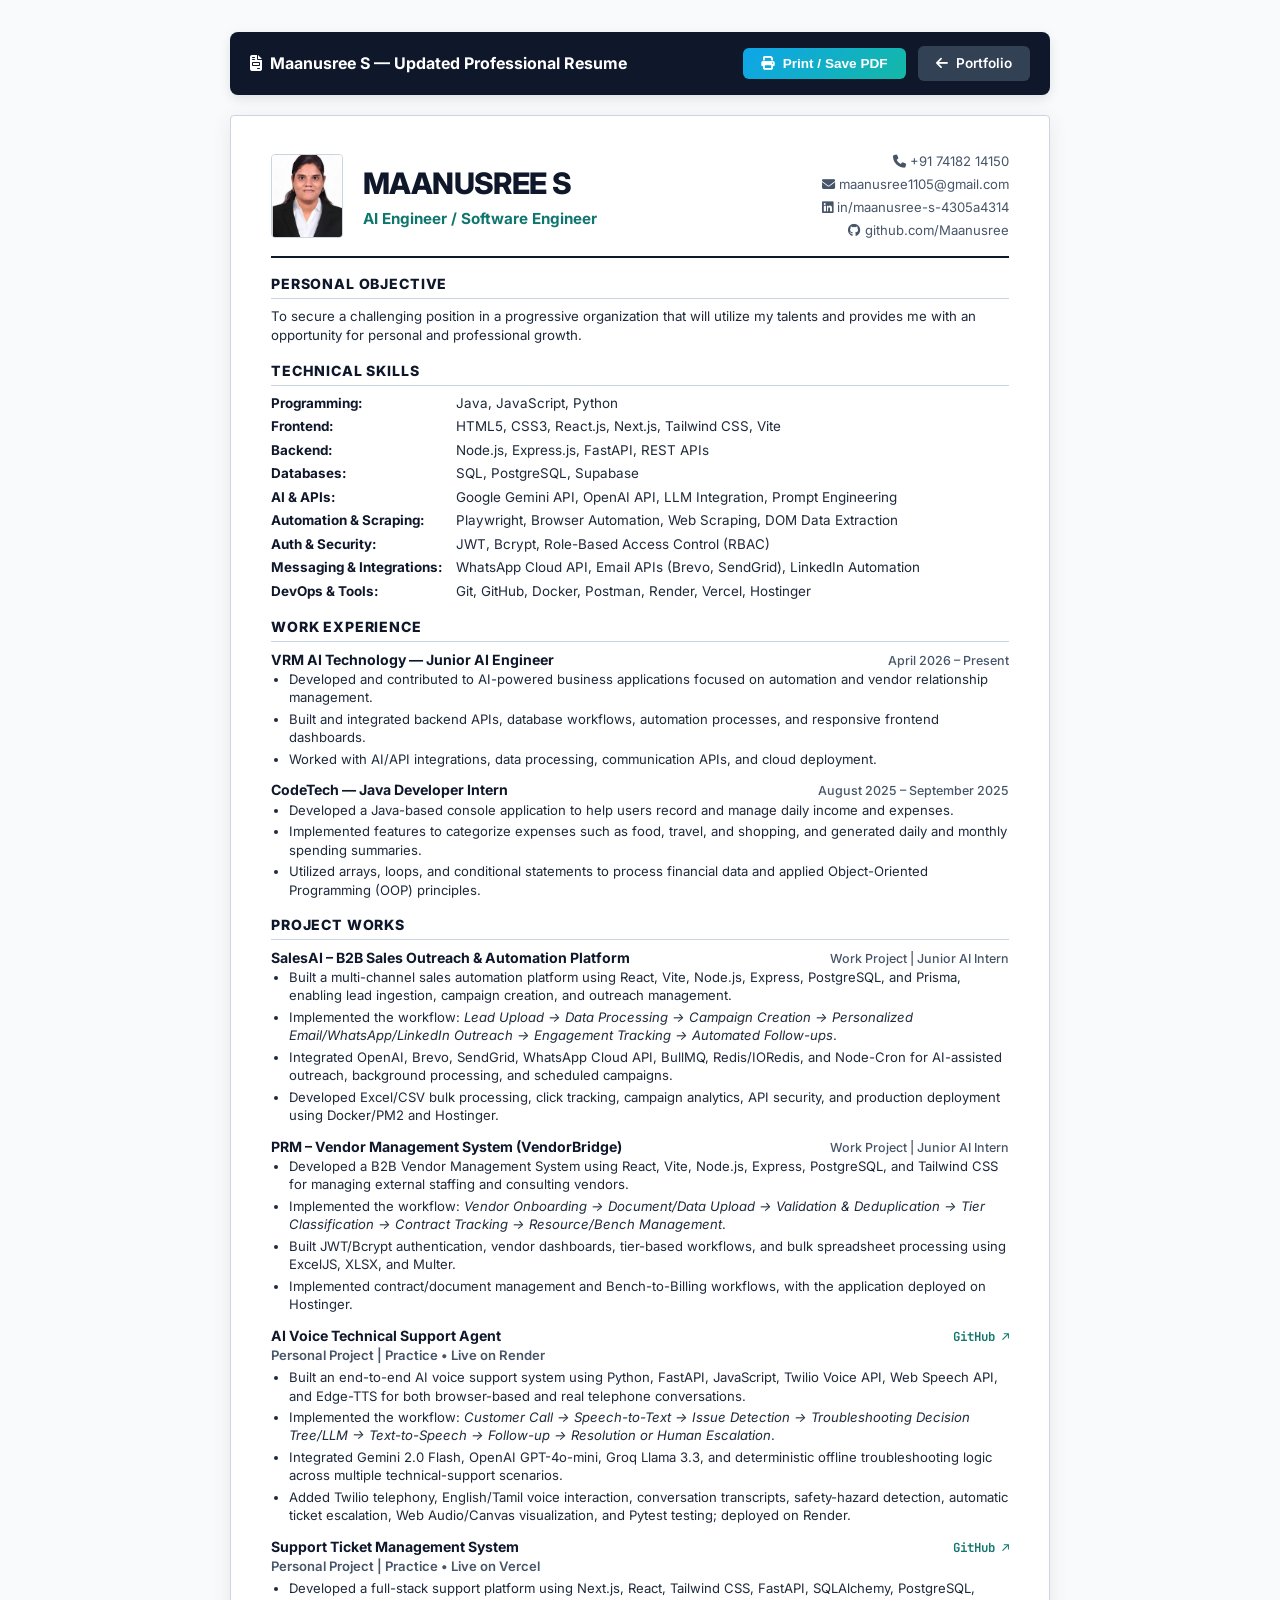
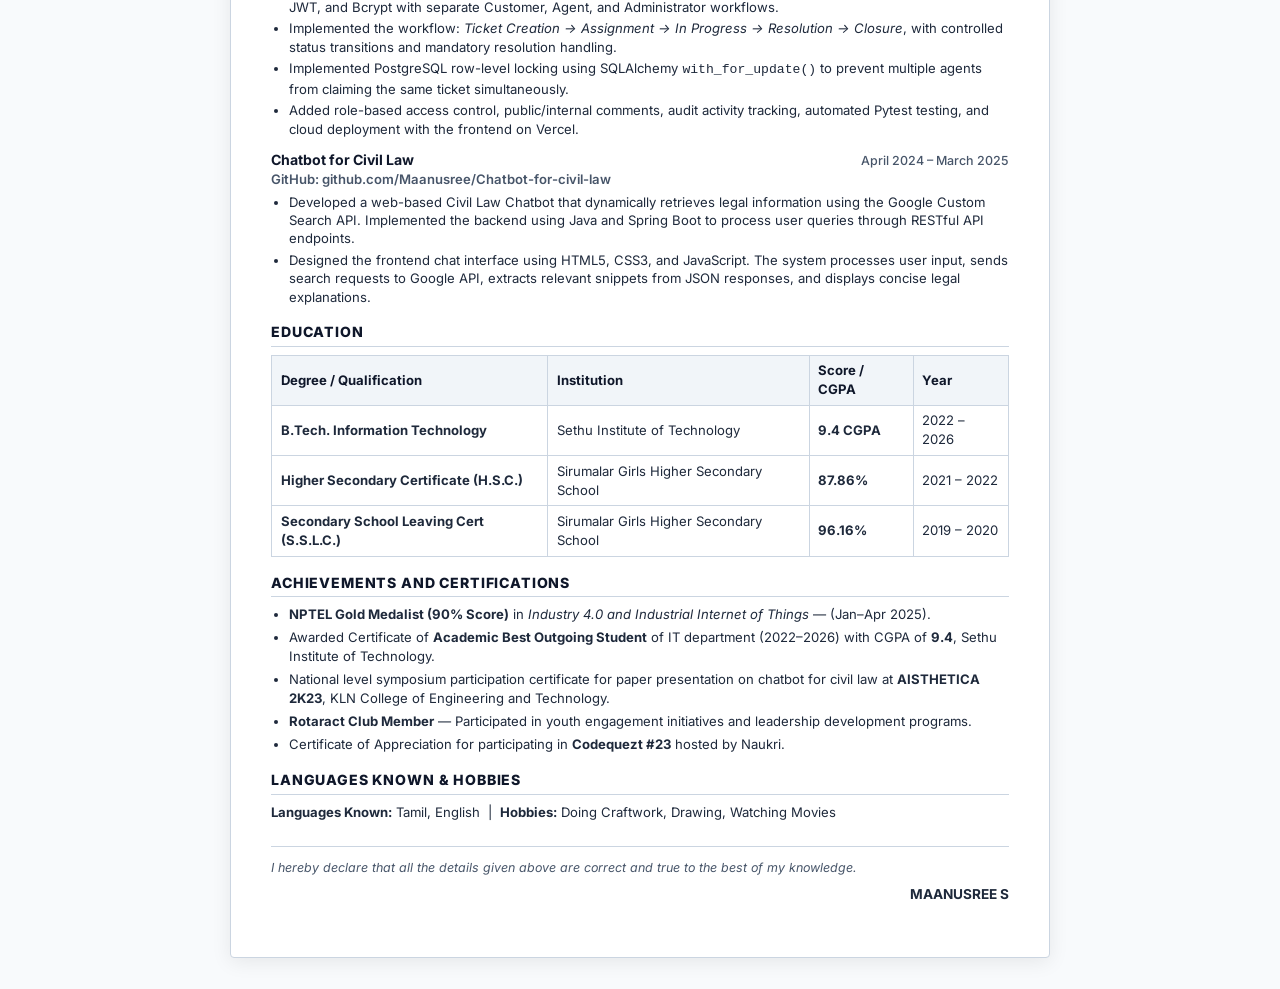
<file: resume.html>
<!DOCTYPE html>
<html lang="en">
<head>
  <meta charset="UTF-8">
  <meta name="viewport" content="width=device-width, initial-scale=1.0">
  <title>Maanusree S — Resume</title>
  <link rel="icon" type="image/svg+xml" href="assets/favicon.svg">
  <link rel="preconnect" href="https://fonts.googleapis.com">
  <link rel="preconnect" href="https://fonts.gstatic.com" crossorigin>
  <link href="https://fonts.googleapis.com/css2?family=Inter:wght@300;400;500;600;700;800&family=JetBrains+Mono:wght@400;500;600&display=swap" rel="stylesheet">
  <link rel="stylesheet" href="https://cdnjs.cloudflare.com/ajax/libs/font-awesome/6.5.1/css/all.min.css">
  <style>
    :root {
      --primary: #0f172a;
      --accent: #0f766e;
      --text: #1e293b;
      --text-muted: #475569;
      --border: #cbd5e1;
      --bg: #f8fafc;
      --paper-bg: #ffffff;
    }

    * {
      box-sizing: border-box;
      margin: 0;
      padding: 0;
    }

    body {
      font-family: 'Inter', system-ui, -apple-system, sans-serif;
      background-color: var(--bg);
      color: var(--text);
      line-height: 1.45;
      padding: 2rem 1rem;
    }

    .toolbar {
      max-width: 820px;
      margin: 0 auto 1.25rem auto;
      display: flex;
      justify-content: space-between;
      align-items: center;
      background: #0f172a;
      color: #ffffff;
      padding: 0.85rem 1.25rem;
      border-radius: 8px;
      box-shadow: 0 4px 12px rgba(0, 0, 0, 0.1);
    }

    .toolbar h1 {
      font-size: 1rem;
      font-weight: 700;
      display: flex;
      align-items: center;
      gap: 0.5rem;
    }

    .toolbar-btn {
      background: linear-gradient(135deg, #0ea5e9 0%, #14b8a6 100%);
      color: #ffffff;
      border: none;
      padding: 0.5rem 1.15rem;
      border-radius: 6px;
      font-weight: 600;
      font-size: 0.85rem;
      cursor: pointer;
      display: inline-flex;
      align-items: center;
      gap: 0.45rem;
      transition: opacity 0.2s;
      text-decoration: none;
    }

    .toolbar-btn:hover {
      opacity: 0.9;
    }

    /* Resume A4 Sheet */
    .resume-sheet {
      max-width: 820px;
      margin: 0 auto;
      background: var(--paper-bg);
      padding: 2.25rem 2.5rem;
      box-shadow: 0 4px 20px rgba(0, 0, 0, 0.08);
      border-radius: 4px;
      border: 1px solid var(--border);
    }

    /* Header */
    .header {
      display: flex;
      justify-content: space-between;
      align-items: center;
      border-bottom: 2px solid var(--primary);
      padding-bottom: 1rem;
      margin-bottom: 1rem;
    }

    .header-left {
      display: flex;
      align-items: center;
      gap: 1.25rem;
    }

    .header-photo {
      width: 72px;
      height: 84px;
      object-fit: cover;
      object-position: center top;
      border-radius: 4px;
      border: 1.5px solid var(--border);
    }

    .name {
      font-size: 1.85rem;
      font-weight: 800;
      color: var(--primary);
      letter-spacing: -0.02em;
    }

    .subtitle {
      font-size: 0.95rem;
      font-weight: 700;
      color: var(--accent);
      margin-top: 0.15rem;
    }

    .contact-block {
      text-align: right;
      font-size: 0.82rem;
      color: var(--text-muted);
      display: flex;
      flex-direction: column;
      gap: 0.25rem;
    }

    .contact-block a {
      color: inherit;
      text-decoration: none;
    }

    .contact-block a:hover {
      color: var(--accent);
    }

    /* Section Styling */
    .section {
      margin-bottom: 1rem;
    }

    .section-title {
      font-size: 0.88rem;
      font-weight: 800;
      text-transform: uppercase;
      letter-spacing: 0.06em;
      color: var(--primary);
      border-bottom: 1px solid var(--border);
      padding-bottom: 0.2rem;
      margin-bottom: 0.5rem;
      display: flex;
      justify-content: space-between;
    }

    /* Technical Skills Table */
    .skills-grid {
      display: flex;
      flex-direction: column;
      gap: 0.25rem;
      font-size: 0.84rem;
    }

    .skill-row {
      display: flex;
    }

    .skill-category {
      width: 185px;
      font-weight: 700;
      color: var(--primary);
      flex-shrink: 0;
    }

    .skill-items {
      color: var(--text);
    }

    /* Entries (Projects, Experience, Education) */
    .entry {
      margin-bottom: 0.75rem;
    }

    .entry:last-child {
      margin-bottom: 0;
    }

    .entry-header {
      display: flex;
      justify-content: space-between;
      align-items: baseline;
      font-size: 0.88rem;
    }

    .entry-title {
      font-weight: 700;
      color: var(--primary);
    }

    .entry-link {
      font-size: 0.78rem;
      font-family: 'JetBrains Mono', monospace;
      color: var(--accent);
      text-decoration: none;
      font-weight: 600;
    }

    .entry-link:hover {
      text-decoration: underline;
    }

    .entry-date {
      font-size: 0.78rem;
      color: var(--text-muted);
      font-weight: 500;
    }

    .entry-subtitle {
      font-size: 0.82rem;
      font-weight: 600;
      color: var(--text-muted);
      margin-bottom: 0.2rem;
    }

    .bullet-list {
      padding-left: 1.15rem;
      font-size: 0.82rem;
      color: var(--text);
      display: flex;
      flex-direction: column;
      gap: 0.2rem;
    }

    .bullet-list li {
      line-height: 1.4;
    }

    .bullet-list strong {
      color: var(--primary);
    }

    /* Education Table */
    .edu-table {
      width: 100%;
      border-collapse: collapse;
      font-size: 0.82rem;
      margin-top: 0.25rem;
    }

    .edu-table th, .edu-table td {
      border: 1px solid var(--border);
      padding: 0.35rem 0.55rem;
      text-align: left;
    }

    .edu-table th {
      background: #f1f5f9;
      font-weight: 700;
      color: var(--primary);
    }

    /* Honors List */
    .honors-list {
      padding-left: 1.15rem;
      font-size: 0.82rem;
      display: flex;
      flex-direction: column;
      gap: 0.25rem;
    }

    @media print {
      body {
        background: transparent !important;
        padding: 0 !important;
      }

      .toolbar {
        display: none !important;
      }

      .resume-sheet {
        max-width: 100% !important;
        box-shadow: none !important;
        border: none !important;
        padding: 0 !important;
      }
    }
  </style>
</head>
<body>

  <div class="toolbar">
    <h1><i class="fa-solid fa-file-invoice"></i> Maanusree S — Updated Professional Resume</h1>
    <div>
      <button class="toolbar-btn" onclick="window.print()"><i class="fa-solid fa-print"></i> Print / Save PDF</button>
      <a href="index.html" class="toolbar-btn" style="background:#334155; margin-left:0.5rem;"><i class="fa-solid fa-arrow-left"></i> Portfolio</a>
    </div>
  </div>

  <div class="resume-sheet" id="resume">
    <!-- Header -->
    <header class="header">
      <div class="header-left">
        <img src="assets/profile.jpg" alt="Maanusree S" class="header-photo" onerror="this.style.display='none';">
        <div>
          <h1 class="name">MAANUSREE S</h1>
          <p class="subtitle">AI Engineer / Software Engineer</p>
        </div>
      </div>
      <div class="contact-block">
        <div><i class="fa-solid fa-phone"></i> +91 74182 14150</div>
        <div><i class="fa-solid fa-envelope"></i> <a href="mailto:maanusree1105@gmail.com">maanusree1105@gmail.com</a></div>
        <div><i class="fa-brands fa-linkedin"></i> <a href="https://www.linkedin.com/in/maanusree-s-4305a4314" target="_blank">in/maanusree-s-4305a4314</a></div>
        <div><i class="fa-brands fa-github"></i> <a href="https://github.com/Maanusree" target="_blank">github.com/Maanusree</a></div>
      </div>
    </header>

    <!-- Personal Objective -->
    <section class="section">
      <h2 class="section-title">Personal Objective</h2>
      <p style="font-size: 0.83rem; color: var(--text);">
        To secure a challenging position in a progressive organization that will utilize my talents and provides me with an opportunity for personal and professional growth.
      </p>
    </section>

    <!-- Technical Skills -->
    <section class="section">
      <h2 class="section-title">Technical Skills</h2>
      <div class="skills-grid">
        <div class="skill-row">
          <span class="skill-category">Programming:</span>
          <span class="skill-items">Java, JavaScript, Python</span>
        </div>
        <div class="skill-row">
          <span class="skill-category">Frontend:</span>
          <span class="skill-items">HTML5, CSS3, React.js, Next.js, Tailwind CSS, Vite</span>
        </div>
        <div class="skill-row">
          <span class="skill-category">Backend:</span>
          <span class="skill-items">Node.js, Express.js, FastAPI, REST APIs</span>
        </div>
        <div class="skill-row">
          <span class="skill-category">Databases:</span>
          <span class="skill-items">SQL, PostgreSQL, Supabase</span>
        </div>
        <div class="skill-row">
          <span class="skill-category">AI &amp; APIs:</span>
          <span class="skill-items">Google Gemini API, OpenAI API, LLM Integration, Prompt Engineering</span>
        </div>
        <div class="skill-row">
          <span class="skill-category">Automation &amp; Scraping:</span>
          <span class="skill-items">Playwright, Browser Automation, Web Scraping, DOM Data Extraction</span>
        </div>
        <div class="skill-row">
          <span class="skill-category">Auth &amp; Security:</span>
          <span class="skill-items">JWT, Bcrypt, Role-Based Access Control (RBAC)</span>
        </div>
        <div class="skill-row">
          <span class="skill-category">Messaging &amp; Integrations:</span>
          <span class="skill-items">WhatsApp Cloud API, Email APIs (Brevo, SendGrid), LinkedIn Automation</span>
        </div>
        <div class="skill-row">
          <span class="skill-category">DevOps &amp; Tools:</span>
          <span class="skill-items">Git, GitHub, Docker, Postman, Render, Vercel, Hostinger</span>
        </div>
      </div>
    </section>

    <!-- Work Experience -->
    <section class="section">
      <h2 class="section-title">Work Experience</h2>

      <div class="entry">
        <div class="entry-header">
          <span class="entry-title">VRM AI Technology &mdash; Junior AI Engineer</span>
          <span class="entry-date">April 2026 &ndash; Present</span>
        </div>
        <ul class="bullet-list">
          <li>Developed and contributed to AI-powered business applications focused on automation and vendor relationship management.</li>
          <li>Built and integrated backend APIs, database workflows, automation processes, and responsive frontend dashboards.</li>
          <li>Worked with AI/API integrations, data processing, communication APIs, and cloud deployment.</li>
        </ul>
      </div>

      <div class="entry">
        <div class="entry-header">
          <span class="entry-title">CodeTech &mdash; Java Developer Intern</span>
          <span class="entry-date">August 2025 &ndash; September 2025</span>
        </div>
        <ul class="bullet-list">
          <li>Developed a Java-based console application to help users record and manage daily income and expenses.</li>
          <li>Implemented features to categorize expenses such as food, travel, and shopping, and generated daily and monthly spending summaries.</li>
          <li>Utilized arrays, loops, and conditional statements to process financial data and applied Object-Oriented Programming (OOP) principles.</li>
        </ul>
      </div>
    </section>

    <!-- Project Works -->
    <section class="section">
      <h2 class="section-title">Project Works</h2>

      <!-- Project 1: SalesAI -->
      <div class="entry">
        <div class="entry-header">
          <span class="entry-title">SalesAI &ndash; B2B Sales Outreach &amp; Automation Platform</span>
          <span class="entry-date">Work Project | Junior AI Intern</span>
        </div>
        <ul class="bullet-list">
          <li>Built a multi-channel sales automation platform using React, Vite, Node.js, Express, PostgreSQL, and Prisma, enabling lead ingestion, campaign creation, and outreach management.</li>
          <li>Implemented the workflow: <em>Lead Upload &rarr; Data Processing &rarr; Campaign Creation &rarr; Personalized Email/WhatsApp/LinkedIn Outreach &rarr; Engagement Tracking &rarr; Automated Follow-ups</em>.</li>
          <li>Integrated OpenAI, Brevo, SendGrid, WhatsApp Cloud API, BullMQ, Redis/IORedis, and Node-Cron for AI-assisted outreach, background processing, and scheduled campaigns.</li>
          <li>Developed Excel/CSV bulk processing, click tracking, campaign analytics, API security, and production deployment using Docker/PM2 and Hostinger.</li>
        </ul>
      </div>

      <!-- Project 2: PRM VendorBridge -->
      <div class="entry">
        <div class="entry-header">
          <span class="entry-title">PRM &ndash; Vendor Management System (VendorBridge)</span>
          <span class="entry-date">Work Project | Junior AI Intern</span>
        </div>
        <ul class="bullet-list">
          <li>Developed a B2B Vendor Management System using React, Vite, Node.js, Express, PostgreSQL, and Tailwind CSS for managing external staffing and consulting vendors.</li>
          <li>Implemented the workflow: <em>Vendor Onboarding &rarr; Document/Data Upload &rarr; Validation &amp; Deduplication &rarr; Tier Classification &rarr; Contract Tracking &rarr; Resource/Bench Management</em>.</li>
          <li>Built JWT/Bcrypt authentication, vendor dashboards, tier-based workflows, and bulk spreadsheet processing using ExcelJS, XLSX, and Multer.</li>
          <li>Implemented contract/document management and Bench-to-Billing workflows, with the application deployed on Hostinger.</li>
        </ul>
      </div>

      <!-- Project 3: AI Voice Agent -->
      <div class="entry">
        <div class="entry-header">
          <span class="entry-title">AI Voice Technical Support Agent</span>
          <a href="https://github.com/Maanusree/ai-voice-technical-support" target="_blank" class="entry-link">GitHub &nearr;</a>
        </div>
        <div class="entry-subtitle">Personal Project | Practice &bull; Live on Render</div>
        <ul class="bullet-list">
          <li>Built an end-to-end AI voice support system using Python, FastAPI, JavaScript, Twilio Voice API, Web Speech API, and Edge-TTS for both browser-based and real telephone conversations.</li>
          <li>Implemented the workflow: <em>Customer Call &rarr; Speech-to-Text &rarr; Issue Detection &rarr; Troubleshooting Decision Tree/LLM &rarr; Text-to-Speech &rarr; Follow-up &rarr; Resolution or Human Escalation</em>.</li>
          <li>Integrated Gemini 2.0 Flash, OpenAI GPT-4o-mini, Groq Llama 3.3, and deterministic offline troubleshooting logic across multiple technical-support scenarios.</li>
          <li>Added Twilio telephony, English/Tamil voice interaction, conversation transcripts, safety-hazard detection, automatic ticket escalation, Web Audio/Canvas visualization, and Pytest testing; deployed on Render.</li>
        </ul>
      </div>

      <!-- Project 4: Support Ticket System -->
      <div class="entry">
        <div class="entry-header">
          <span class="entry-title">Support Ticket Management System</span>
          <a href="https://github.com/Maanusree/support-ticket-management" target="_blank" class="entry-link">GitHub &nearr;</a>
        </div>
        <div class="entry-subtitle">Personal Project | Practice &bull; Live on Vercel</div>
        <ul class="bullet-list">
          <li>Developed a full-stack support platform using Next.js, React, Tailwind CSS, FastAPI, SQLAlchemy, PostgreSQL, JWT, and Bcrypt with separate Customer, Agent, and Administrator workflows.</li>
          <li>Implemented the workflow: <em>Ticket Creation &rarr; Assignment &rarr; In Progress &rarr; Resolution &rarr; Closure</em>, with controlled status transitions and mandatory resolution handling.</li>
          <li>Implemented PostgreSQL row-level locking using SQLAlchemy <code>with_for_update()</code> to prevent multiple agents from claiming the same ticket simultaneously.</li>
          <li>Added role-based access control, public/internal comments, audit activity tracking, automated Pytest testing, and cloud deployment with the frontend on Vercel.</li>
        </ul>
      </div>

      <!-- Project 5: Chatbot for Civil Law -->
      <div class="entry">
        <div class="entry-header">
          <span class="entry-title">Chatbot for Civil Law</span>
          <span class="entry-date">April 2024 &ndash; March 2025</span>
        </div>
        <div class="entry-subtitle">GitHub: github.com/Maanusree/Chatbot-for-civil-law</div>
        <ul class="bullet-list">
          <li>Developed a web-based Civil Law Chatbot that dynamically retrieves legal information using the Google Custom Search API. Implemented the backend using Java and Spring Boot to process user queries through RESTful API endpoints.</li>
          <li>Designed the frontend chat interface using HTML5, CSS3, and JavaScript. The system processes user input, sends search requests to Google API, extracts relevant snippets from JSON responses, and displays concise legal explanations.</li>
        </ul>
      </div>
    </section>

    <!-- Education -->
    <section class="section">
      <h2 class="section-title">Education</h2>
      <table class="edu-table">
        <thead>
          <tr>
            <th>Degree / Qualification</th>
            <th>Institution</th>
            <th>Score / CGPA</th>
            <th>Year</th>
          </tr>
        </thead>
        <tbody>
          <tr>
            <td><strong>B.Tech. Information Technology</strong></td>
            <td>Sethu Institute of Technology</td>
            <td><strong>9.4 CGPA</strong></td>
            <td>2022 &ndash; 2026</td>
          </tr>
          <tr>
            <td><strong>Higher Secondary Certificate (H.S.C.)</strong></td>
            <td>Sirumalar Girls Higher Secondary School</td>
            <td><strong>87.86%</strong></td>
            <td>2021 &ndash; 2022</td>
          </tr>
          <tr>
            <td><strong>Secondary School Leaving Cert (S.S.L.C.)</strong></td>
            <td>Sirumalar Girls Higher Secondary School</td>
            <td><strong>96.16%</strong></td>
            <td>2019 &ndash; 2020</td>
          </tr>
        </tbody>
      </table>
    </section>

    <!-- Honors & Certifications -->
    <section class="section">
      <h2 class="section-title">Achievements and Certifications</h2>
      <ul class="honors-list">
        <li><strong>NPTEL Gold Medalist (90% Score)</strong> in <em>Industry 4.0 and Industrial Internet of Things</em> &mdash; (Jan&ndash;Apr 2025).</li>
        <li>Awarded Certificate of <strong>Academic Best Outgoing Student</strong> of IT department (2022&ndash;2026) with CGPA of <strong>9.4</strong>, Sethu Institute of Technology.</li>
        <li>National level symposium participation certificate for paper presentation on chatbot for civil law at <strong>AISTHETICA 2K23</strong>, KLN College of Engineering and Technology.</li>
        <li><strong>Rotaract Club Member</strong> &mdash; Participated in youth engagement initiatives and leadership development programs.</li>
        <li>Certificate of Appreciation for participating in <strong>Codequezt #23</strong> hosted by Naukri.</li>
      </ul>
    </section>

    <!-- Languages Known & Hobbies -->
    <section class="section">
      <h2 class="section-title">Languages Known &amp; Hobbies</h2>
      <p style="font-size: 0.82rem; color: var(--text);">
        <strong>Languages Known:</strong> Tamil, English &nbsp;|&nbsp; 
        <strong>Hobbies:</strong> Doing Craftwork, Drawing, Watching Movies
      </p>
    </section>

    <!-- Declaration -->
    <section class="section" style="margin-top: 1.5rem; border-top: 1px solid var(--border); padding-top: 0.75rem;">
      <p style="font-size: 0.78rem; color: var(--text-muted); font-style: italic;">
        I hereby declare that all the details given above are correct and true to the best of my knowledge.
      </p>
      <div style="text-align: right; margin-top: 0.5rem; font-weight: 700; font-size: 0.85rem;">
        MAANUSREE S
      </div>
    </section>
  </div>

</body>
</html>
</file>
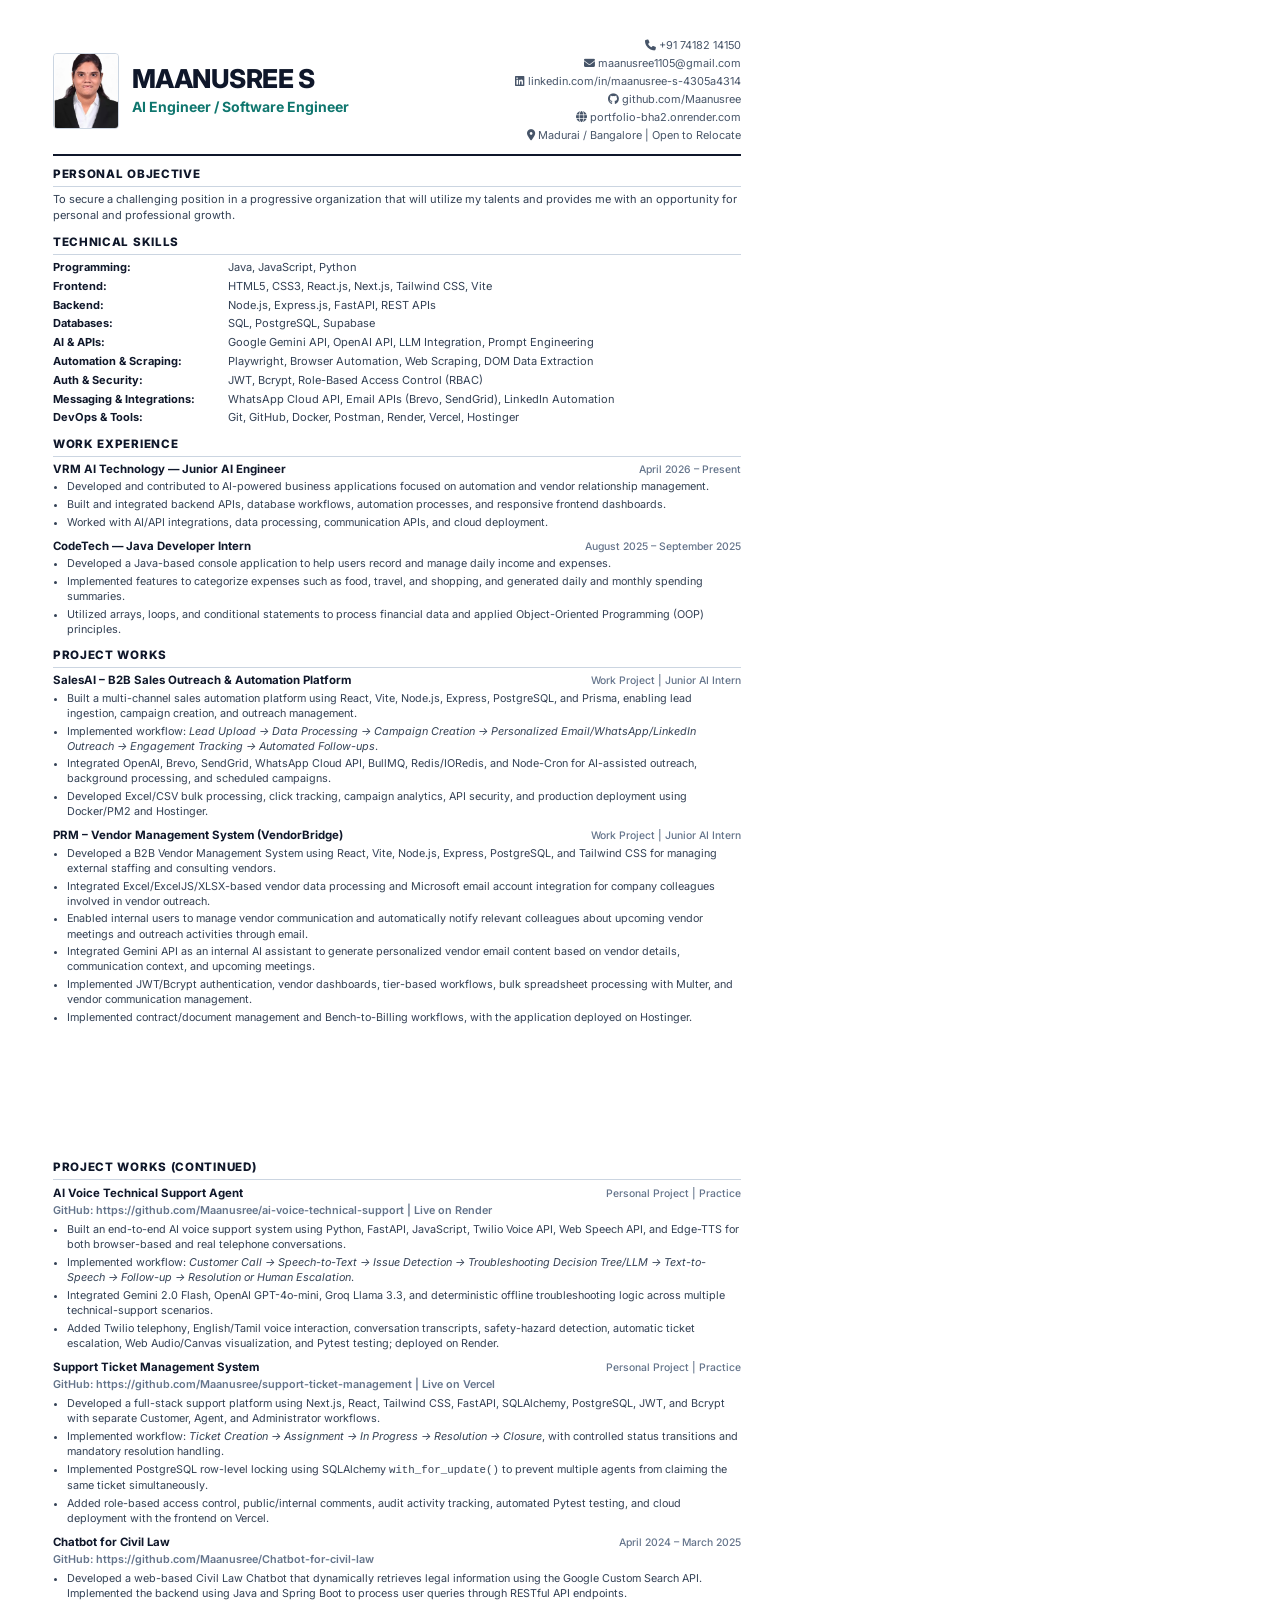
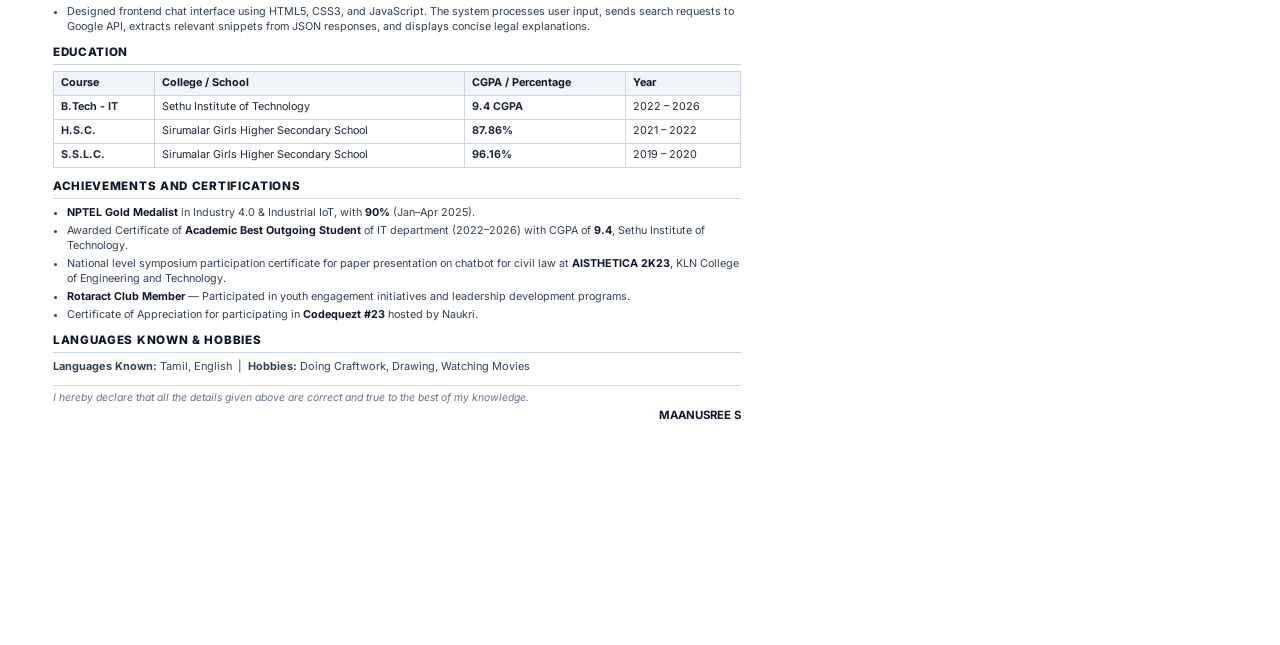
<file: resume_print.html>
<!DOCTYPE html>
<html lang="en">
<head>
  <meta charset="UTF-8">
  <title></title>
  <link rel="preconnect" href="https://fonts.googleapis.com">
  <link rel="preconnect" href="https://fonts.gstatic.com" crossorigin>
  <link href="https://fonts.googleapis.com/css2?family=Inter:wght@400;500;600;700;800&family=JetBrains+Mono:wght@500;600&display=swap" rel="stylesheet">
  <link rel="stylesheet" href="https://cdnjs.cloudflare.com/ajax/libs/font-awesome/6.5.1/css/all.min.css">
  <style>
    @page {
      size: A4 portrait;
      margin: 0;
    }

    * {
      box-sizing: border-box;
      margin: 0;
      padding: 0;
    }

    body {
      font-family: 'Inter', system-ui, -apple-system, sans-serif;
      background-color: #ffffff;
      color: #1e293b;
      font-size: 8.8pt;
      line-height: 1.38;
      -webkit-print-color-adjust: exact;
      print-color-adjust: exact;
    }

    .resume-page {
      max-width: 100%;
      margin: 0 auto;
      background: #ffffff;
    }

    .page-1, .page-2 {
      width: 210mm;
      min-height: 297mm;
      padding: 10mm 14mm 10mm 14mm;
      box-sizing: border-box;
      background: #ffffff;
    }

    /* Page Break */
    .page-break {
      page-break-before: always;
      break-before: page;
    }

    /* Common Section Styling */
    .section-title {
      font-weight: 800;
      text-transform: uppercase;
      letter-spacing: 0.06em;
      color: #0f172a;
      border-bottom: 1.2px solid #cbd5e1;
    }

    .entry-title {
      font-weight: 700;
      color: #0f172a;
    }

    .entry-link {
      font-size: 7.8pt;
      font-family: 'JetBrains Mono', monospace;
      color: #0f766e;
      text-decoration: none;
      font-weight: 600;
    }

    .entry-date {
      font-size: 7.8pt;
      color: #64748b;
      font-weight: 500;
    }

    .entry-subtitle {
      font-weight: 600;
      color: #64748b;
    }

    .bullet-list {
      color: #334155;
      display: flex;
      flex-direction: column;
    }

    .bullet-list strong {
      color: #0f172a;
    }

    /* ===== PAGE 1 SPECIFIC STYLES ===== */
    .page-1 .header {
      display: flex;
      justify-content: space-between;
      align-items: center;
      border-bottom: 2px solid #0f172a;
      padding-bottom: 11px;
      margin-bottom: 11px;
    }

    .page-1 .header-left {
      display: flex;
      align-items: center;
      gap: 13px;
    }

    .page-1 .header-photo {
      width: 66px;
      height: 76px;
      object-fit: cover;
      object-position: center top;
      border-radius: 4px;
      border: 1px solid #cbd5e1;
    }

    .page-1 .name {
      font-size: 19.5pt;
      font-weight: 800;
      color: #0f172a;
      letter-spacing: -0.02em;
      line-height: 1.1;
    }

    .page-1 .subtitle {
      font-size: 10.5pt;
      font-weight: 700;
      color: #0f766e;
      margin-top: 3.5px;
    }

    .page-1 .contact-block {
      text-align: right;
      font-size: 8.2pt;
      color: #475569;
      display: flex;
      flex-direction: column;
      gap: 3px;
    }

    .page-1 .contact-block a {
      color: inherit;
      text-decoration: none;
    }

    .page-1 .section {
      margin-bottom: 11px;
    }

    .page-1 .section:last-child {
      margin-bottom: 0;
    }

    .page-1 .section-title {
      font-size: 8.7pt;
      padding-bottom: 3px;
      margin-bottom: 5px;
    }

    .page-1 .objective-text {
      font-size: 8.3pt;
      line-height: 1.44;
      color: #334155;
    }

    .page-1 .skills-grid {
      display: flex;
      flex-direction: column;
      gap: 3.5px;
      font-size: 8.3pt;
    }

    .page-1 .skill-row {
      display: flex;
    }

    .page-1 .skill-category {
      width: 175px;
      font-weight: 700;
      color: #0f172a;
      flex-shrink: 0;
    }

    .page-1 .skill-items {
      color: #334155;
    }

    .page-1 .entry {
      margin-bottom: 9px;
    }

    .page-1 .entry:last-child {
      margin-bottom: 0;
    }

    .page-1 .entry-header {
      display: flex;
      justify-content: space-between;
      align-items: baseline;
      font-size: 8.6pt;
      margin-bottom: 2px;
    }

    .page-1 .entry-subtitle {
      font-size: 8.1pt;
      margin-bottom: 2px;
    }

    .page-1 .bullet-list {
      padding-left: 14px;
      font-size: 8.1pt;
      gap: 2.5px;
    }

    .page-1 .bullet-list li {
      line-height: 1.40;
    }

    /* ===== PAGE 2 SPECIFIC STYLES (Comfortable Spacing, Not Congested) ===== */
    .page-2 .section {
      margin-bottom: 11px;
    }

    .page-2 .section:last-child {
      margin-bottom: 0;
    }

    .page-2 .section-title {
      font-size: 8.7pt;
      padding-bottom: 3px;
      margin-bottom: 6px;
    }

    .page-2 .entry {
      margin-bottom: 9px;
    }

    .page-2 .entry:last-child {
      margin-bottom: 0;
    }

    .page-2 .entry-header {
      display: flex;
      justify-content: space-between;
      align-items: baseline;
      font-size: 8.6pt;
      margin-bottom: 2px;
    }

    .page-2 .entry-subtitle {
      font-size: 8.1pt;
      margin-bottom: 3px;
    }

    .page-2 .entry-subtitle a {
      color: inherit;
      text-decoration: none;
    }

    .page-2 .bullet-list {
      padding-left: 14px;
      font-size: 8.1pt;
      gap: 2.8px;
    }

    .page-2 .bullet-list li {
      line-height: 1.40;
    }

    .page-2 .edu-table {
      width: 100%;
      border-collapse: collapse;
      font-size: 8.1pt;
      margin-top: 4px;
    }

    .page-2 .edu-table th, .page-2 .edu-table td {
      border: 1px solid #cbd5e1;
      padding: 4px 7px;
      text-align: left;
    }

    .page-2 .edu-table th {
      background: #f1f5f9;
      font-weight: 700;
      color: #0f172a;
    }

    .page-2 .declaration {
      margin-top: 10px;
      border-top: 1px solid #cbd5e1;
      padding-top: 5px;
    }
  </style>
</head>
<body>

  <div class="resume-page">
    <div class="page-1">
      <!-- Header -->
      <header class="header">
        <div class="header-left">
          <img src="assets/profile.jpg" alt="Maanusree S" class="header-photo">
          <div>
            <h1 class="name">MAANUSREE S</h1>
            <p class="subtitle">AI Engineer / Software Engineer</p>
          </div>
        </div>
        <div class="contact-block">
          <div><i class="fa-solid fa-phone"></i> <a href="tel:+917418214150">+91 74182 14150</a></div>
          <div><i class="fa-solid fa-envelope"></i> <a href="mailto:maanusree1105@gmail.com">maanusree1105@gmail.com</a></div>
          <div><i class="fa-brands fa-linkedin"></i> <a href="https://www.linkedin.com/in/maanusree-s-4305a4314" target="_blank">linkedin.com/in/maanusree-s-4305a4314</a></div>
          <div><i class="fa-brands fa-github"></i> <a href="https://github.com/Maanusree" target="_blank">github.com/Maanusree</a></div>
          <div><i class="fa-solid fa-globe"></i> <a href="https://portfolio-bha2.onrender.com/" target="_blank">portfolio-bha2.onrender.com</a></div>
          <div><i class="fa-solid fa-location-dot"></i> Madurai / Bangalore | Open to Relocate</div>
        </div>
      </header>

      <!-- Personal Objective -->
      <section class="section">
        <h2 class="section-title">Personal Objective</h2>
        <p class="objective-text" style="color: #334155;">
          To secure a challenging position in a progressive organization that will utilize my talents and provides me with an opportunity for personal and professional growth.
        </p>
      </section>

    <!-- Technical Skills -->
    <section class="section">
      <h2 class="section-title">Technical Skills</h2>
      <div class="skills-grid">
        <div class="skill-row">
          <span class="skill-category">Programming:</span>
          <span class="skill-items">Java, JavaScript, Python</span>
        </div>
        <div class="skill-row">
          <span class="skill-category">Frontend:</span>
          <span class="skill-items">HTML5, CSS3, React.js, Next.js, Tailwind CSS, Vite</span>
        </div>
        <div class="skill-row">
          <span class="skill-category">Backend:</span>
          <span class="skill-items">Node.js, Express.js, FastAPI, REST APIs</span>
        </div>
        <div class="skill-row">
          <span class="skill-category">Databases:</span>
          <span class="skill-items">SQL, PostgreSQL, Supabase</span>
        </div>
        <div class="skill-row">
          <span class="skill-category">AI &amp; APIs:</span>
          <span class="skill-items">Google Gemini API, OpenAI API, LLM Integration, Prompt Engineering</span>
        </div>
        <div class="skill-row">
          <span class="skill-category">Automation &amp; Scraping:</span>
          <span class="skill-items">Playwright, Browser Automation, Web Scraping, DOM Data Extraction</span>
        </div>
        <div class="skill-row">
          <span class="skill-category">Auth &amp; Security:</span>
          <span class="skill-items">JWT, Bcrypt, Role-Based Access Control (RBAC)</span>
        </div>
        <div class="skill-row">
          <span class="skill-category">Messaging &amp; Integrations:</span>
          <span class="skill-items">WhatsApp Cloud API, Email APIs (Brevo, SendGrid), LinkedIn Automation</span>
        </div>
        <div class="skill-row">
          <span class="skill-category">DevOps &amp; Tools:</span>
          <span class="skill-items">Git, GitHub, Docker, Postman, Render, Vercel, Hostinger</span>
        </div>
      </div>
    </section>

    <!-- Work Experience -->
    <section class="section">
      <h2 class="section-title">Work Experience</h2>

      <div class="entry">
        <div class="entry-header">
          <span class="entry-title">VRM AI Technology &mdash; Junior AI Engineer</span>
          <span class="entry-date">April 2026 &ndash; Present</span>
        </div>
        <ul class="bullet-list">
          <li>Developed and contributed to AI-powered business applications focused on automation and vendor relationship management.</li>
          <li>Built and integrated backend APIs, database workflows, automation processes, and responsive frontend dashboards.</li>
          <li>Worked with AI/API integrations, data processing, communication APIs, and cloud deployment.</li>
        </ul>
      </div>

      <div class="entry">
        <div class="entry-header">
          <span class="entry-title">CodeTech &mdash; Java Developer Intern</span>
          <span class="entry-date">August 2025 &ndash; September 2025</span>
        </div>
        <ul class="bullet-list">
          <li>Developed a Java-based console application to help users record and manage daily income and expenses.</li>
          <li>Implemented features to categorize expenses such as food, travel, and shopping, and generated daily and monthly spending summaries.</li>
          <li>Utilized arrays, loops, and conditional statements to process financial data and applied Object-Oriented Programming (OOP) principles.</li>
        </ul>
      </div>
    </section>

    <!-- Project Works (Part 1) -->
    <section class="section">
      <h2 class="section-title">Project Works</h2>

      <!-- Project 1: SalesAI -->
      <div class="entry">
        <div class="entry-header">
          <span class="entry-title">SalesAI &ndash; B2B Sales Outreach &amp; Automation Platform</span>
          <span class="entry-date">Work Project | Junior AI Intern</span>
        </div>
        <ul class="bullet-list">
          <li>Built a multi-channel sales automation platform using React, Vite, Node.js, Express, PostgreSQL, and Prisma, enabling lead ingestion, campaign creation, and outreach management.</li>
          <li>Implemented workflow: <em>Lead Upload &rarr; Data Processing &rarr; Campaign Creation &rarr; Personalized Email/WhatsApp/LinkedIn Outreach &rarr; Engagement Tracking &rarr; Automated Follow-ups</em>.</li>
          <li>Integrated OpenAI, Brevo, SendGrid, WhatsApp Cloud API, BullMQ, Redis/IORedis, and Node-Cron for AI-assisted outreach, background processing, and scheduled campaigns.</li>
          <li>Developed Excel/CSV bulk processing, click tracking, campaign analytics, API security, and production deployment using Docker/PM2 and Hostinger.</li>
        </ul>
      </div>

            <!-- Project 2: PRM VendorBridge -->
      <div class="entry">
        <div class="entry-header">
          <span class="entry-title">PRM &ndash; Vendor Management System (VendorBridge)</span>
          <span class="entry-date">Work Project | Junior AI Intern</span>
        </div>
        <ul class="bullet-list">
          <li>Developed a B2B Vendor Management System using React, Vite, Node.js, Express, PostgreSQL, and Tailwind CSS for managing external staffing and consulting vendors.</li>
          <li>Integrated Excel/ExcelJS/XLSX-based vendor data processing and Microsoft email account integration for company colleagues involved in vendor outreach.</li>
          <li>Enabled internal users to manage vendor communication and automatically notify relevant colleagues about upcoming vendor meetings and outreach activities through email.</li>
          <li>Integrated Gemini API as an internal AI assistant to generate personalized vendor email content based on vendor details, communication context, and upcoming meetings.</li>
          <li>Implemented JWT/Bcrypt authentication, vendor dashboards, tier-based workflows, bulk spreadsheet processing with Multer, and vendor communication management.</li>
          <li>Implemented contract/document management and Bench-to-Billing workflows, with the application deployed on Hostinger.</li>
        </ul>
      </div>
    </section>
  </div>

  <!-- PAGE 2 BREAK -->
  <div class="page-break"></div>

  <div class="page-2">
    <section class="section">
      <h2 class="section-title">Project Works (Continued)</h2>

      <!-- Project 3: AI Voice Agent -->
      <div class="entry">
        <div class="entry-header">
          <span class="entry-title">AI Voice Technical Support Agent</span>
          <span class="entry-date">Personal Project | Practice</span>
        </div>
        <div class="entry-subtitle">GitHub: <a href="https://github.com/Maanusree/ai-voice-technical-support" target="_blank">https://github.com/Maanusree/ai-voice-technical-support</a> | <a href="https://ai-voice-technical-support.onrender.com/" target="_blank">Live on Render</a></div>
        <ul class="bullet-list">
          <li>Built an end-to-end AI voice support system using Python, FastAPI, JavaScript, Twilio Voice API, Web Speech API, and Edge-TTS for both browser-based and real telephone conversations.</li>
          <li>Implemented workflow: <em>Customer Call &rarr; Speech-to-Text &rarr; Issue Detection &rarr; Troubleshooting Decision Tree/LLM &rarr; Text-to-Speech &rarr; Follow-up &rarr; Resolution or Human Escalation</em>.</li>
          <li>Integrated Gemini 2.0 Flash, OpenAI GPT-4o-mini, Groq Llama 3.3, and deterministic offline troubleshooting logic across multiple technical-support scenarios.</li>
          <li>Added Twilio telephony, English/Tamil voice interaction, conversation transcripts, safety-hazard detection, automatic ticket escalation, Web Audio/Canvas visualization, and Pytest testing; deployed on Render.</li>
        </ul>
      </div>

      <!-- Project 4: Support Ticket System -->
      <div class="entry">
        <div class="entry-header">
          <span class="entry-title">Support Ticket Management System</span>
          <span class="entry-date">Personal Project | Practice</span>
        </div>
        <div class="entry-subtitle">GitHub: <a href="https://github.com/Maanusree/support-ticket-management" target="_blank">https://github.com/Maanusree/support-ticket-management</a> | <a href="https://support-ticket-management-tau.vercel.app/" target="_blank">Live on Vercel</a></div>
        <ul class="bullet-list">
          <li>Developed a full-stack support platform using Next.js, React, Tailwind CSS, FastAPI, SQLAlchemy, PostgreSQL, JWT, and Bcrypt with separate Customer, Agent, and Administrator workflows.</li>
          <li>Implemented workflow: <em>Ticket Creation &rarr; Assignment &rarr; In Progress &rarr; Resolution &rarr; Closure</em>, with controlled status transitions and mandatory resolution handling.</li>
          <li>Implemented PostgreSQL row-level locking using SQLAlchemy <code>with_for_update()</code> to prevent multiple agents from claiming the same ticket simultaneously.</li>
          <li>Added role-based access control, public/internal comments, audit activity tracking, automated Pytest testing, and cloud deployment with the frontend on Vercel.</li>
        </ul>
      </div>

      <!-- Project 5: Chatbot for Civil Law -->
      <div class="entry">
        <div class="entry-header">
          <span class="entry-title">Chatbot for Civil Law</span>
          <span class="entry-date">April 2024 &ndash; March 2025</span>
        </div>
        <div class="entry-subtitle">GitHub: <a href="https://github.com/Maanusree/Chatbot-for-civil-law" target="_blank">https://github.com/Maanusree/Chatbot-for-civil-law</a></div>
        <ul class="bullet-list">
          <li>Developed a web-based Civil Law Chatbot that dynamically retrieves legal information using the Google Custom Search API. Implemented the backend using Java and Spring Boot to process user queries through RESTful API endpoints.</li>
          <li>Designed frontend chat interface using HTML5, CSS3, and JavaScript. The system processes user input, sends search requests to Google API, extracts relevant snippets from JSON responses, and displays concise legal explanations.</li>
        </ul>
      </div>
    </section>

    <!-- Education -->
    <section class="section">
      <h2 class="section-title">Education</h2>
      <table class="edu-table">
        <thead>
          <tr>
            <th>Course</th>
            <th>College / School</th>
            <th>CGPA / Percentage</th>
            <th>Year</th>
          </tr>
        </thead>
        <tbody>
          <tr>
            <td><strong>B.Tech - IT</strong></td>
            <td>Sethu Institute of Technology</td>
            <td><strong>9.4 CGPA</strong></td>
            <td>2022 &ndash; 2026</td>
          </tr>
          <tr>
            <td><strong>H.S.C.</strong></td>
            <td>Sirumalar Girls Higher Secondary School</td>
            <td><strong>87.86%</strong></td>
            <td>2021 &ndash; 2022</td>
          </tr>
          <tr>
            <td><strong>S.S.L.C.</strong></td>
            <td>Sirumalar Girls Higher Secondary School</td>
            <td><strong>96.16%</strong></td>
            <td>2019 &ndash; 2020</td>
          </tr>
        </tbody>
      </table>
    </section>

    <!-- Honors & Certifications -->
    <section class="section">
      <h2 class="section-title">Achievements and Certifications</h2>
      <ul class="bullet-list">
        <li><strong>NPTEL Gold Medalist</strong> in Industry 4.0 &amp; Industrial IoT, with <strong>90%</strong> (Jan&ndash;Apr 2025).</li>
        <li>Awarded Certificate of <strong>Academic Best Outgoing Student</strong> of IT department (2022&ndash;2026) with CGPA of <strong>9.4</strong>, Sethu Institute of Technology.</li>
        <li>National level symposium participation certificate for paper presentation on chatbot for civil law at <strong>AISTHETICA 2K23</strong>, KLN College of Engineering and Technology.</li>
        <li><strong>Rotaract Club Member</strong> &mdash; Participated in youth engagement initiatives and leadership development programs.</li>
        <li>Certificate of Appreciation for participating in <strong>Codequezt #23</strong> hosted by Naukri.</li>
      </ul>
    </section>

    <!-- Languages Known & Hobbies -->
    <section class="section">
      <h2 class="section-title">Languages Known &amp; Hobbies</h2>
      <p style="font-size: 8.2pt; color: #334155;">
        <strong>Languages Known:</strong> Tamil, English &nbsp;|&nbsp; 
        <strong>Hobbies:</strong> Doing Craftwork, Drawing, Watching Movies
      </p>
    </section>

    <!-- Declaration -->
    <section class="section declaration">
      <p style="font-size: 7.8pt; color: #64748b; font-style: italic;">
        I hereby declare that all the details given above are correct and true to the best of my knowledge.
      </p>
      <div style="text-align: right; margin-top: 3px; font-weight: 700; font-size: 8.5pt; color: #0f172a;">
        MAANUSREE S
      </div>
    </section>
    </div>
  </div>

</body>
</html>
</file>
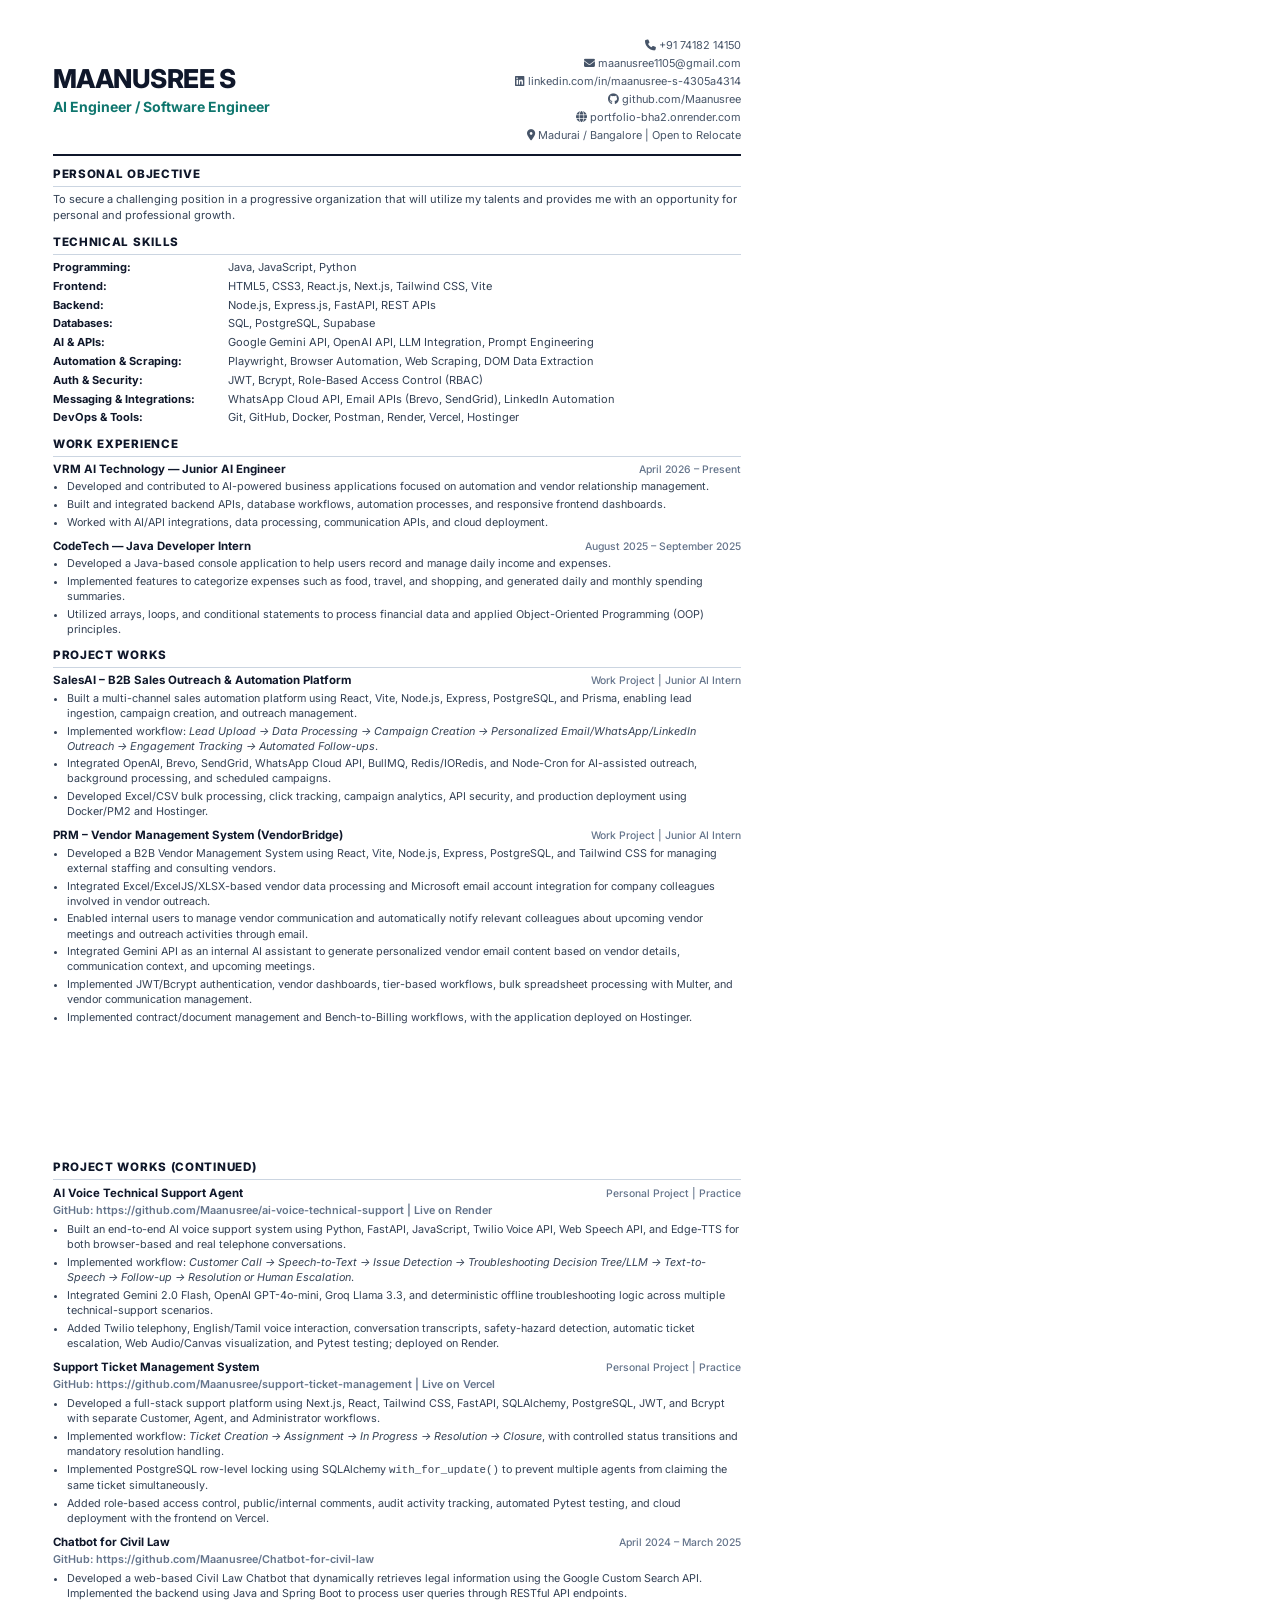
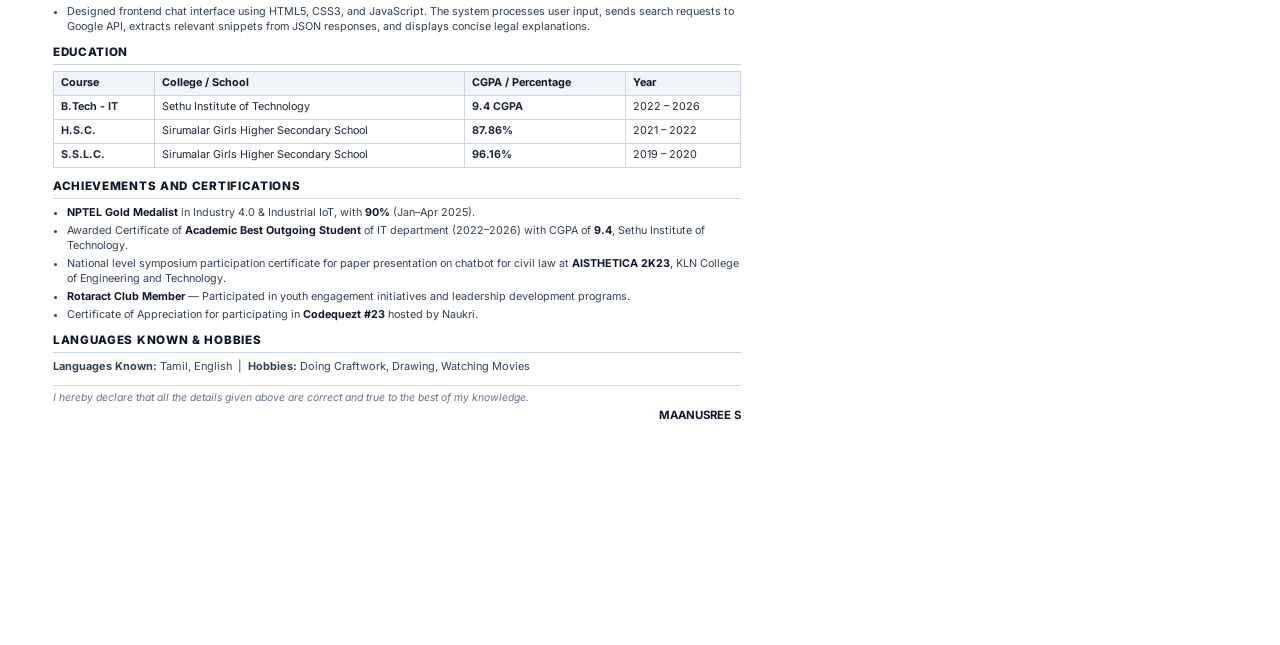
<file: resume_print_no_photo.html>
<!DOCTYPE html>
<html lang="en">
<head>
  <meta charset="UTF-8">
  <title></title>
  <link rel="preconnect" href="https://fonts.googleapis.com">
  <link rel="preconnect" href="https://fonts.gstatic.com" crossorigin>
  <link href="https://fonts.googleapis.com/css2?family=Inter:wght@400;500;600;700;800&family=JetBrains+Mono:wght@500;600&display=swap" rel="stylesheet">
  <link rel="stylesheet" href="https://cdnjs.cloudflare.com/ajax/libs/font-awesome/6.5.1/css/all.min.css">
  <style>
    @page {
      size: A4 portrait;
      margin: 0;
    }

    * {
      box-sizing: border-box;
      margin: 0;
      padding: 0;
    }

    body {
      font-family: 'Inter', system-ui, -apple-system, sans-serif;
      background-color: #ffffff;
      color: #1e293b;
      font-size: 8.8pt;
      line-height: 1.38;
      -webkit-print-color-adjust: exact;
      print-color-adjust: exact;
    }

    .resume-page {
      max-width: 100%;
      margin: 0 auto;
      background: #ffffff;
    }

    .page-1, .page-2 {
      width: 210mm;
      min-height: 297mm;
      padding: 10mm 14mm 10mm 14mm;
      box-sizing: border-box;
      background: #ffffff;
    }

    /* Page Break */
    .page-break {
      page-break-before: always;
      break-before: page;
    }

    /* Common Section Styling */
    .section-title {
      font-weight: 800;
      text-transform: uppercase;
      letter-spacing: 0.06em;
      color: #0f172a;
      border-bottom: 1.2px solid #cbd5e1;
    }

    .entry-title {
      font-weight: 700;
      color: #0f172a;
    }

    .entry-link {
      font-size: 7.8pt;
      font-family: 'JetBrains Mono', monospace;
      color: #0f766e;
      text-decoration: none;
      font-weight: 600;
    }

    .entry-date {
      font-size: 7.8pt;
      color: #64748b;
      font-weight: 500;
    }

    .entry-subtitle {
      font-weight: 600;
      color: #64748b;
    }

    .bullet-list {
      color: #334155;
      display: flex;
      flex-direction: column;
    }

    .bullet-list strong {
      color: #0f172a;
    }

    /* ===== PAGE 1 SPECIFIC STYLES ===== */
    .page-1 .header {
      display: flex;
      justify-content: space-between;
      align-items: center;
      border-bottom: 2px solid #0f172a;
      padding-bottom: 11px;
      margin-bottom: 11px;
    }

    .page-1 .header-left {
      display: flex;
      align-items: center;
      gap: 13px;
    }

    .page-1 .header-photo {
      width: 66px;
      height: 76px;
      object-fit: cover;
      object-position: center top;
      border-radius: 4px;
      border: 1px solid #cbd5e1;
    }

    .page-1 .name {
      font-size: 19.5pt;
      font-weight: 800;
      color: #0f172a;
      letter-spacing: -0.02em;
      line-height: 1.1;
    }

    .page-1 .subtitle {
      font-size: 10.5pt;
      font-weight: 700;
      color: #0f766e;
      margin-top: 3.5px;
    }

    .page-1 .contact-block {
      text-align: right;
      font-size: 8.2pt;
      color: #475569;
      display: flex;
      flex-direction: column;
      gap: 3px;
    }

    .page-1 .contact-block a {
      color: inherit;
      text-decoration: none;
    }

    .page-1 .section {
      margin-bottom: 11px;
    }

    .page-1 .section:last-child {
      margin-bottom: 0;
    }

    .page-1 .section-title {
      font-size: 8.7pt;
      padding-bottom: 3px;
      margin-bottom: 5px;
    }

    .page-1 .objective-text {
      font-size: 8.3pt;
      line-height: 1.44;
      color: #334155;
    }

    .page-1 .skills-grid {
      display: flex;
      flex-direction: column;
      gap: 3.5px;
      font-size: 8.3pt;
    }

    .page-1 .skill-row {
      display: flex;
    }

    .page-1 .skill-category {
      width: 175px;
      font-weight: 700;
      color: #0f172a;
      flex-shrink: 0;
    }

    .page-1 .skill-items {
      color: #334155;
    }

    .page-1 .entry {
      margin-bottom: 9px;
    }

    .page-1 .entry:last-child {
      margin-bottom: 0;
    }

    .page-1 .entry-header {
      display: flex;
      justify-content: space-between;
      align-items: baseline;
      font-size: 8.6pt;
      margin-bottom: 2px;
    }

    .page-1 .entry-subtitle {
      font-size: 8.1pt;
      margin-bottom: 2px;
    }

    .page-1 .bullet-list {
      padding-left: 14px;
      font-size: 8.1pt;
      gap: 2.5px;
    }

    .page-1 .bullet-list li {
      line-height: 1.40;
    }

    /* ===== PAGE 2 SPECIFIC STYLES (Comfortable Spacing, Not Congested) ===== */
    .page-2 .section {
      margin-bottom: 11px;
    }

    .page-2 .section:last-child {
      margin-bottom: 0;
    }

    .page-2 .section-title {
      font-size: 8.7pt;
      padding-bottom: 3px;
      margin-bottom: 6px;
    }

    .page-2 .entry {
      margin-bottom: 9px;
    }

    .page-2 .entry:last-child {
      margin-bottom: 0;
    }

    .page-2 .entry-header {
      display: flex;
      justify-content: space-between;
      align-items: baseline;
      font-size: 8.6pt;
      margin-bottom: 2px;
    }

    .page-2 .entry-subtitle {
      font-size: 8.1pt;
      margin-bottom: 3px;
    }

    .page-2 .entry-subtitle a {
      color: inherit;
      text-decoration: none;
    }

    .page-2 .bullet-list {
      padding-left: 14px;
      font-size: 8.1pt;
      gap: 2.8px;
    }

    .page-2 .bullet-list li {
      line-height: 1.40;
    }

    .page-2 .edu-table {
      width: 100%;
      border-collapse: collapse;
      font-size: 8.1pt;
      margin-top: 4px;
    }

    .page-2 .edu-table th, .page-2 .edu-table td {
      border: 1px solid #cbd5e1;
      padding: 4px 7px;
      text-align: left;
    }

    .page-2 .edu-table th {
      background: #f1f5f9;
      font-weight: 700;
      color: #0f172a;
    }

    .page-2 .declaration {
      margin-top: 10px;
      border-top: 1px solid #cbd5e1;
      padding-top: 5px;
    }
  </style>
</head>
<body>

  <div class="resume-page">
    <div class="page-1">
      <!-- Header -->
      <header class="header">
        <div class="header-left">
          <!-- Photo omitted for US/UK/Canada ATS compliance -->
          <div>
            <h1 class="name">MAANUSREE S</h1>
            <p class="subtitle">AI Engineer / Software Engineer</p>
          </div>
        </div>
        <div class="contact-block">
          <div><i class="fa-solid fa-phone"></i> <a href="tel:+917418214150">+91 74182 14150</a></div>
          <div><i class="fa-solid fa-envelope"></i> <a href="mailto:maanusree1105@gmail.com">maanusree1105@gmail.com</a></div>
          <div><i class="fa-brands fa-linkedin"></i> <a href="https://www.linkedin.com/in/maanusree-s-4305a4314" target="_blank">linkedin.com/in/maanusree-s-4305a4314</a></div>
          <div><i class="fa-brands fa-github"></i> <a href="https://github.com/Maanusree" target="_blank">github.com/Maanusree</a></div>
          <div><i class="fa-solid fa-globe"></i> <a href="https://portfolio-bha2.onrender.com/" target="_blank">portfolio-bha2.onrender.com</a></div>
          <div><i class="fa-solid fa-location-dot"></i> Madurai / Bangalore | Open to Relocate</div>
        </div>
      </header>

      <!-- Personal Objective -->
      <section class="section">
        <h2 class="section-title">Personal Objective</h2>
        <p class="objective-text" style="color: #334155;">
          To secure a challenging position in a progressive organization that will utilize my talents and provides me with an opportunity for personal and professional growth.
        </p>
      </section>

    <!-- Technical Skills -->
    <section class="section">
      <h2 class="section-title">Technical Skills</h2>
      <div class="skills-grid">
        <div class="skill-row">
          <span class="skill-category">Programming:</span>
          <span class="skill-items">Java, JavaScript, Python</span>
        </div>
        <div class="skill-row">
          <span class="skill-category">Frontend:</span>
          <span class="skill-items">HTML5, CSS3, React.js, Next.js, Tailwind CSS, Vite</span>
        </div>
        <div class="skill-row">
          <span class="skill-category">Backend:</span>
          <span class="skill-items">Node.js, Express.js, FastAPI, REST APIs</span>
        </div>
        <div class="skill-row">
          <span class="skill-category">Databases:</span>
          <span class="skill-items">SQL, PostgreSQL, Supabase</span>
        </div>
        <div class="skill-row">
          <span class="skill-category">AI &amp; APIs:</span>
          <span class="skill-items">Google Gemini API, OpenAI API, LLM Integration, Prompt Engineering</span>
        </div>
        <div class="skill-row">
          <span class="skill-category">Automation &amp; Scraping:</span>
          <span class="skill-items">Playwright, Browser Automation, Web Scraping, DOM Data Extraction</span>
        </div>
        <div class="skill-row">
          <span class="skill-category">Auth &amp; Security:</span>
          <span class="skill-items">JWT, Bcrypt, Role-Based Access Control (RBAC)</span>
        </div>
        <div class="skill-row">
          <span class="skill-category">Messaging &amp; Integrations:</span>
          <span class="skill-items">WhatsApp Cloud API, Email APIs (Brevo, SendGrid), LinkedIn Automation</span>
        </div>
        <div class="skill-row">
          <span class="skill-category">DevOps &amp; Tools:</span>
          <span class="skill-items">Git, GitHub, Docker, Postman, Render, Vercel, Hostinger</span>
        </div>
      </div>
    </section>

    <!-- Work Experience -->
    <section class="section">
      <h2 class="section-title">Work Experience</h2>

      <div class="entry">
        <div class="entry-header">
          <span class="entry-title">VRM AI Technology &mdash; Junior AI Engineer</span>
          <span class="entry-date">April 2026 &ndash; Present</span>
        </div>
        <ul class="bullet-list">
          <li>Developed and contributed to AI-powered business applications focused on automation and vendor relationship management.</li>
          <li>Built and integrated backend APIs, database workflows, automation processes, and responsive frontend dashboards.</li>
          <li>Worked with AI/API integrations, data processing, communication APIs, and cloud deployment.</li>
        </ul>
      </div>

      <div class="entry">
        <div class="entry-header">
          <span class="entry-title">CodeTech &mdash; Java Developer Intern</span>
          <span class="entry-date">August 2025 &ndash; September 2025</span>
        </div>
        <ul class="bullet-list">
          <li>Developed a Java-based console application to help users record and manage daily income and expenses.</li>
          <li>Implemented features to categorize expenses such as food, travel, and shopping, and generated daily and monthly spending summaries.</li>
          <li>Utilized arrays, loops, and conditional statements to process financial data and applied Object-Oriented Programming (OOP) principles.</li>
        </ul>
      </div>
    </section>

    <!-- Project Works (Part 1) -->
    <section class="section">
      <h2 class="section-title">Project Works</h2>

      <!-- Project 1: SalesAI -->
      <div class="entry">
        <div class="entry-header">
          <span class="entry-title">SalesAI &ndash; B2B Sales Outreach &amp; Automation Platform</span>
          <span class="entry-date">Work Project | Junior AI Intern</span>
        </div>
        <ul class="bullet-list">
          <li>Built a multi-channel sales automation platform using React, Vite, Node.js, Express, PostgreSQL, and Prisma, enabling lead ingestion, campaign creation, and outreach management.</li>
          <li>Implemented workflow: <em>Lead Upload &rarr; Data Processing &rarr; Campaign Creation &rarr; Personalized Email/WhatsApp/LinkedIn Outreach &rarr; Engagement Tracking &rarr; Automated Follow-ups</em>.</li>
          <li>Integrated OpenAI, Brevo, SendGrid, WhatsApp Cloud API, BullMQ, Redis/IORedis, and Node-Cron for AI-assisted outreach, background processing, and scheduled campaigns.</li>
          <li>Developed Excel/CSV bulk processing, click tracking, campaign analytics, API security, and production deployment using Docker/PM2 and Hostinger.</li>
        </ul>
      </div>

            <!-- Project 2: PRM VendorBridge -->
      <div class="entry">
        <div class="entry-header">
          <span class="entry-title">PRM &ndash; Vendor Management System (VendorBridge)</span>
          <span class="entry-date">Work Project | Junior AI Intern</span>
        </div>
        <ul class="bullet-list">
          <li>Developed a B2B Vendor Management System using React, Vite, Node.js, Express, PostgreSQL, and Tailwind CSS for managing external staffing and consulting vendors.</li>
          <li>Integrated Excel/ExcelJS/XLSX-based vendor data processing and Microsoft email account integration for company colleagues involved in vendor outreach.</li>
          <li>Enabled internal users to manage vendor communication and automatically notify relevant colleagues about upcoming vendor meetings and outreach activities through email.</li>
          <li>Integrated Gemini API as an internal AI assistant to generate personalized vendor email content based on vendor details, communication context, and upcoming meetings.</li>
          <li>Implemented JWT/Bcrypt authentication, vendor dashboards, tier-based workflows, bulk spreadsheet processing with Multer, and vendor communication management.</li>
          <li>Implemented contract/document management and Bench-to-Billing workflows, with the application deployed on Hostinger.</li>
        </ul>
      </div>
    </section>
  </div>

  <!-- PAGE 2 BREAK -->
  <div class="page-break"></div>

  <div class="page-2">
    <section class="section">
      <h2 class="section-title">Project Works (Continued)</h2>

      <!-- Project 3: AI Voice Agent -->
      <div class="entry">
        <div class="entry-header">
          <span class="entry-title">AI Voice Technical Support Agent</span>
          <span class="entry-date">Personal Project | Practice</span>
        </div>
        <div class="entry-subtitle">GitHub: <a href="https://github.com/Maanusree/ai-voice-technical-support" target="_blank">https://github.com/Maanusree/ai-voice-technical-support</a> | <a href="https://ai-voice-technical-support.onrender.com/" target="_blank">Live on Render</a></div>
        <ul class="bullet-list">
          <li>Built an end-to-end AI voice support system using Python, FastAPI, JavaScript, Twilio Voice API, Web Speech API, and Edge-TTS for both browser-based and real telephone conversations.</li>
          <li>Implemented workflow: <em>Customer Call &rarr; Speech-to-Text &rarr; Issue Detection &rarr; Troubleshooting Decision Tree/LLM &rarr; Text-to-Speech &rarr; Follow-up &rarr; Resolution or Human Escalation</em>.</li>
          <li>Integrated Gemini 2.0 Flash, OpenAI GPT-4o-mini, Groq Llama 3.3, and deterministic offline troubleshooting logic across multiple technical-support scenarios.</li>
          <li>Added Twilio telephony, English/Tamil voice interaction, conversation transcripts, safety-hazard detection, automatic ticket escalation, Web Audio/Canvas visualization, and Pytest testing; deployed on Render.</li>
        </ul>
      </div>

      <!-- Project 4: Support Ticket System -->
      <div class="entry">
        <div class="entry-header">
          <span class="entry-title">Support Ticket Management System</span>
          <span class="entry-date">Personal Project | Practice</span>
        </div>
        <div class="entry-subtitle">GitHub: <a href="https://github.com/Maanusree/support-ticket-management" target="_blank">https://github.com/Maanusree/support-ticket-management</a> | <a href="https://support-ticket-management-tau.vercel.app/" target="_blank">Live on Vercel</a></div>
        <ul class="bullet-list">
          <li>Developed a full-stack support platform using Next.js, React, Tailwind CSS, FastAPI, SQLAlchemy, PostgreSQL, JWT, and Bcrypt with separate Customer, Agent, and Administrator workflows.</li>
          <li>Implemented workflow: <em>Ticket Creation &rarr; Assignment &rarr; In Progress &rarr; Resolution &rarr; Closure</em>, with controlled status transitions and mandatory resolution handling.</li>
          <li>Implemented PostgreSQL row-level locking using SQLAlchemy <code>with_for_update()</code> to prevent multiple agents from claiming the same ticket simultaneously.</li>
          <li>Added role-based access control, public/internal comments, audit activity tracking, automated Pytest testing, and cloud deployment with the frontend on Vercel.</li>
        </ul>
      </div>

      <!-- Project 5: Chatbot for Civil Law -->
      <div class="entry">
        <div class="entry-header">
          <span class="entry-title">Chatbot for Civil Law</span>
          <span class="entry-date">April 2024 &ndash; March 2025</span>
        </div>
        <div class="entry-subtitle">GitHub: <a href="https://github.com/Maanusree/Chatbot-for-civil-law" target="_blank">https://github.com/Maanusree/Chatbot-for-civil-law</a></div>
        <ul class="bullet-list">
          <li>Developed a web-based Civil Law Chatbot that dynamically retrieves legal information using the Google Custom Search API. Implemented the backend using Java and Spring Boot to process user queries through RESTful API endpoints.</li>
          <li>Designed frontend chat interface using HTML5, CSS3, and JavaScript. The system processes user input, sends search requests to Google API, extracts relevant snippets from JSON responses, and displays concise legal explanations.</li>
        </ul>
      </div>
    </section>

    <!-- Education -->
    <section class="section">
      <h2 class="section-title">Education</h2>
      <table class="edu-table">
        <thead>
          <tr>
            <th>Course</th>
            <th>College / School</th>
            <th>CGPA / Percentage</th>
            <th>Year</th>
          </tr>
        </thead>
        <tbody>
          <tr>
            <td><strong>B.Tech - IT</strong></td>
            <td>Sethu Institute of Technology</td>
            <td><strong>9.4 CGPA</strong></td>
            <td>2022 &ndash; 2026</td>
          </tr>
          <tr>
            <td><strong>H.S.C.</strong></td>
            <td>Sirumalar Girls Higher Secondary School</td>
            <td><strong>87.86%</strong></td>
            <td>2021 &ndash; 2022</td>
          </tr>
          <tr>
            <td><strong>S.S.L.C.</strong></td>
            <td>Sirumalar Girls Higher Secondary School</td>
            <td><strong>96.16%</strong></td>
            <td>2019 &ndash; 2020</td>
          </tr>
        </tbody>
      </table>
    </section>

    <!-- Honors & Certifications -->
    <section class="section">
      <h2 class="section-title">Achievements and Certifications</h2>
      <ul class="bullet-list">
        <li><strong>NPTEL Gold Medalist</strong> in Industry 4.0 &amp; Industrial IoT, with <strong>90%</strong> (Jan&ndash;Apr 2025).</li>
        <li>Awarded Certificate of <strong>Academic Best Outgoing Student</strong> of IT department (2022&ndash;2026) with CGPA of <strong>9.4</strong>, Sethu Institute of Technology.</li>
        <li>National level symposium participation certificate for paper presentation on chatbot for civil law at <strong>AISTHETICA 2K23</strong>, KLN College of Engineering and Technology.</li>
        <li><strong>Rotaract Club Member</strong> &mdash; Participated in youth engagement initiatives and leadership development programs.</li>
        <li>Certificate of Appreciation for participating in <strong>Codequezt #23</strong> hosted by Naukri.</li>
      </ul>
    </section>

    <!-- Languages Known & Hobbies -->
    <section class="section">
      <h2 class="section-title">Languages Known &amp; Hobbies</h2>
      <p style="font-size: 8.2pt; color: #334155;">
        <strong>Languages Known:</strong> Tamil, English &nbsp;|&nbsp; 
        <strong>Hobbies:</strong> Doing Craftwork, Drawing, Watching Movies
      </p>
    </section>

    <!-- Declaration -->
    <section class="section declaration">
      <p style="font-size: 7.8pt; color: #64748b; font-style: italic;">
        I hereby declare that all the details given above are correct and true to the best of my knowledge.
      </p>
      <div style="text-align: right; margin-top: 3px; font-weight: 700; font-size: 8.5pt; color: #0f172a;">
        MAANUSREE S
      </div>
    </section>
    </div>
  </div>

</body>
</html>
</file>
<file: style.css>
/* ==========================================================================
   Maanusree S — Portfolio Stylesheet
   Figma Reference Style with Bluish-Green (Cyan, Teal, Emerald) Theme
   ========================================================================== */

:root {
  /* Dark Tech Theme */
  --bg-dark: #030712;
  --bg-surface: #0b1120;
  --bg-card: rgba(15, 23, 42, 0.65);
  --bg-card-hover: rgba(30, 41, 59, 0.8);
  
  /* Bluish-Green Color Spectrum */
  --cyan: #22d3ee;
  --teal: #2dd4bf;
  --teal-dark: #14b8a6;
  --emerald: #34d399;
  --emerald-dark: #10b981;
  --sky: #38bdf8;
  --sky-dark: #0284c7;

  /* Gradient Tokens (Replacing Purple & Pink with Bluish-Green Shades) */
  --gradient-bluish-green: linear-gradient(135deg, #38bdf8 0%, #2dd4bf 50%, #34d399 100%);
  --gradient-cyan-emerald: linear-gradient(135deg, #22d3ee 0%, #10b981 100%);
  --gradient-teal-glow: linear-gradient(135deg, rgba(34, 211, 238, 0.15) 0%, rgba(20, 184, 166, 0.25) 100%);
  --gradient-btn-teal: linear-gradient(135deg, #0ea5e9 0%, #14b8a6 50%, #10b981 100%);
  --gradient-btn-hover: linear-gradient(135deg, #0284c7 0%, #0d9488 50%, #059669 100%);

  /* Borders & Shadows */
  --border-teal-subtle: rgba(45, 212, 191, 0.18);
  --border-teal-glow: rgba(45, 212, 191, 0.5);
  --border-gray: rgba(255, 255, 255, 0.08);

  --glow-teal: 0 0 25px rgba(20, 184, 166, 0.22);
  --glow-teal-lg: 0 0 40px rgba(34, 211, 238, 0.3);

  /* Typography */
  --text-primary: #f8fafc;
  --text-secondary: #94a3b8;
  --text-muted: #64748b;
  --text-teal-bright: #2dd4bf;

  --font-heading: 'Outfit', -apple-system, BlinkMacSystemFont, sans-serif;
  --font-body: 'Inter', -apple-system, BlinkMacSystemFont, sans-serif;
  --font-mono: 'JetBrains Mono', monospace;

  --radius-sm: 8px;
  --radius-md: 14px;
  --radius-lg: 20px;
  --radius-full: 9999px;

  --transition-fast: 0.2s cubic-bezier(0.4, 0, 0.2, 1);
  --transition-smooth: 0.35s cubic-bezier(0.4, 0, 0.2, 1);
}

/* Base & Reset */
*, *::before, *::after {
  box-sizing: border-box;
  margin: 0;
  padding: 0;
}

html {
  scroll-behavior: smooth;
  font-size: 16px;
}

body {
  font-family: var(--font-body);
  background-color: var(--bg-dark);
  color: var(--text-primary);
  line-height: 1.6;
  overflow-x: hidden;
  position: relative;
  min-height: 100vh;
  -webkit-font-smoothing: antialiased;
}

/* Background Ambient Orbs & Particle Canvas */
#ambient-canvas {
  position: fixed;
  top: 0;
  left: 0;
  width: 100vw;
  height: 100vh;
  z-index: -2;
  pointer-events: none;
  opacity: 0.65;
}

.bg-glow {
  position: fixed;
  border-radius: 50%;
  filter: blur(140px);
  z-index: -1;
  pointer-events: none;
  opacity: 0.22;
}

.orb-teal-top {
  top: -10%;
  left: 20%;
  width: 550px;
  height: 550px;
  background: radial-gradient(circle, #2dd4bf 0%, rgba(45, 212, 191, 0) 70%);
}

.orb-cyan-mid {
  top: 40%;
  right: -5%;
  width: 600px;
  height: 600px;
  background: radial-gradient(circle, #06b6d4 0%, rgba(6, 182, 212, 0) 70%);
}

.orb-emerald-bottom {
  bottom: -10%;
  left: -5%;
  width: 500px;
  height: 500px;
  background: radial-gradient(circle, #10b981 0%, rgba(16, 185, 129, 0) 70%);
}

/* Container & Global Section Styling */
.container {
  max-width: 1140px;
  margin: 0 auto;
  padding: 0 1.5rem;
}

.section {
  padding: 6rem 0;
  position: relative;
}

.section-title-box {
  text-align: center;
  max-width: 750px;
  margin: 0 auto 3.5rem auto;
}

.section-title-gradient {
  font-family: var(--font-heading);
  font-size: 2.75rem;
  font-weight: 800;
  background: var(--gradient-bluish-green);
  -webkit-background-clip: text;
  -webkit-text-fill-color: transparent;
  display: inline-block;
  margin-bottom: 0.5rem;
  letter-spacing: -0.02em;
}

.section-subtitle {
  font-size: 1.05rem;
  color: var(--text-secondary);
  line-height: 1.6;
}

.title-underline {
  width: 60px;
  height: 3px;
  background: var(--gradient-bluish-green);
  margin: 1rem auto 0 auto;
  border-radius: var(--radius-full);
}

/* Buttons */
.btn {
  display: inline-flex;
  align-items: center;
  justify-content: center;
  gap: 0.6rem;
  font-family: var(--font-body);
  font-size: 0.92rem;
  font-weight: 600;
  padding: 0.75rem 1.4rem;
  border-radius: var(--radius-md);
  border: 1px solid transparent;
  cursor: pointer;
  transition: all var(--transition-fast);
  white-space: nowrap;
  text-decoration: none;
}

.btn-sm {
  padding: 0.45rem 0.9rem;
  font-size: 0.82rem;
  border-radius: var(--radius-sm);
}

.btn-full {
  width: 100%;
}

.btn-gradient-teal {
  background: var(--gradient-btn-teal);
  color: #ffffff;
  box-shadow: 0 4px 15px rgba(20, 184, 166, 0.35);
}

.btn-gradient-teal:hover {
  background: var(--gradient-btn-hover);
  transform: translateY(-2px);
  box-shadow: 0 6px 20px rgba(20, 184, 166, 0.55);
}

.btn-outline-teal {
  background: rgba(45, 212, 191, 0.08);
  color: var(--text-teal-bright);
  border-color: rgba(45, 212, 191, 0.35);
}

.btn-outline-teal:hover {
  background: rgba(45, 212, 191, 0.18);
  border-color: var(--teal);
  color: #ffffff;
  transform: translateY(-2px);
}

.btn-ghost-teal {
  background: transparent;
  color: var(--text-secondary);
}

.btn-ghost-teal:hover {
  color: var(--text-teal-bright);
  background: rgba(45, 212, 191, 0.08);
}

/* ==============================================
   HEADER & NAVIGATION BAR
   ============================================== */
.header-nav {
  position: sticky;
  top: 0;
  z-index: 100;
  background: rgba(3, 7, 18, 0.8);
  backdrop-filter: blur(16px);
  -webkit-backdrop-filter: blur(16px);
  border-bottom: 1px solid var(--border-teal-subtle);
  padding: 0.85rem 0;
}

.nav-content {
  display: flex;
  align-items: center;
  justify-content: space-between;
}

.brand-logo {
  display: flex;
  align-items: center;
  gap: 0.75rem;
  font-family: var(--font-heading);
  font-size: 1.2rem;
  font-weight: 800;
  color: var(--text-primary);
  text-decoration: none;
}

.brand-avatar-box {
  width: 34px;
  height: 34px;
  border-radius: 50%;
  overflow: hidden;
  border: 1.5px solid var(--teal);
  box-shadow: 0 0 10px rgba(45, 212, 191, 0.4);
}

.nav-avatar {
  width: 100%;
  height: 100%;
  object-fit: cover;
  object-position: center top;
}

.nav-avatar-fallback {
  width: 100%;
  height: 100%;
  background: var(--gradient-bluish-green);
  color: #030712;
  font-weight: 800;
  font-size: 0.85rem;
  display: flex;
  align-items: center;
  justify-content: center;
}

.dot-accent {
  color: var(--teal);
}

.nav-menu {
  display: flex;
  align-items: center;
  gap: 1.75rem;
}

.nav-link {
  font-size: 0.92rem;
  font-weight: 500;
  color: var(--text-secondary);
  text-decoration: none;
  transition: color var(--transition-fast);
}

.nav-link:hover, .nav-link.active {
  color: var(--text-teal-bright);
}

.nav-actions {
  display: flex;
  align-items: center;
  gap: 0.75rem;
}

.mobile-toggle {
  display: none;
  background: transparent;
  border: none;
  font-size: 1.35rem;
  color: var(--text-teal-bright);
  cursor: pointer;
}

/* ==============================================
   HERO SECTION (Figma Layout + Bluish-Green)
   ============================================= */
.hero-section {
  min-height: 90vh;
  display: flex;
  align-items: center;
  justify-content: center;
  text-align: center;
  padding: 4.5rem 0 3rem 0;
  position: relative;
}

.hero-container {
  display: flex;
  flex-direction: column;
  align-items: center;
  max-width: 900px;
}

.hero-badge-row {
  margin-bottom: 1.75rem;
}

.status-pill {
  display: inline-flex;
  align-items: center;
  gap: 0.55rem;
  font-size: 0.85rem;
  font-weight: 600;
  color: var(--teal);
  background: rgba(45, 212, 191, 0.1);
  border: 1px solid rgba(45, 212, 191, 0.3);
  padding: 0.4rem 1rem;
  border-radius: var(--radius-full);
}

.pulse-dot {
  width: 8px;
  height: 8px;
  border-radius: 50%;
  background: var(--teal);
  box-shadow: 0 0 8px var(--teal);
  animation: pulseGlow 1.8s infinite;
}

@keyframes pulseGlow {
  0% { transform: scale(0.95); opacity: 0.7; }
  50% { transform: scale(1.15); opacity: 1; }
  100% { transform: scale(0.95); opacity: 0.7; }
}

/* 3D Interactive Letters for MAANUSREE S */
.hero-name-title {
  font-family: var(--font-heading);
  font-size: 4.5rem;
  font-weight: 900;
  line-height: 1.1;
  letter-spacing: 0.05em;
  margin-bottom: 1rem;
  display: flex;
  flex-wrap: wrap;
  justify-content: center;
  perspective: 1000px;
}

.letter-char {
  display: inline-block;
  background: var(--gradient-bluish-green);
  -webkit-background-clip: text;
  -webkit-text-fill-color: transparent;
  transition: transform 0.4s cubic-bezier(0.175, 0.885, 0.32, 1.275);
  transform-style: preserve-3d;
  cursor: pointer;
  user-select: none;
}

.letter-char:hover {
  transform: scale(1.25) rotateY(360deg);
}

.letter-space {
  display: inline-block;
  width: 1.2rem;
}

.hero-subheading {
  font-family: var(--font-heading);
  font-size: 2.25rem;
  font-weight: 700;
  color: #ffffff;
  margin-bottom: 1rem;
}

.hero-tagline {
  font-size: 1.25rem;
  color: var(--text-secondary);
  max-width: 680px;
  line-height: 1.6;
  margin-bottom: 2.25rem;
}

/* Floating Rotating Orbiting Icons */
.hero-floating-icons {
  display: flex;
  justify-content: center;
  gap: 1.5rem;
  margin-bottom: 2.25rem;
}

.float-icon-pill {
  width: 64px;
  height: 64px;
  border-radius: 50%;
  background: var(--gradient-teal-glow);
  border: 1px solid var(--border-teal-glow);
  display: flex;
  align-items: center;
  justify-content: center;
  font-size: 1.6rem;
  color: var(--text-teal-bright);
  box-shadow: 0 0 15px rgba(45, 212, 191, 0.2);
  transition: transform var(--transition-fast), box-shadow var(--transition-fast);
  animation: floatOrb 6s ease-in-out infinite alternate;
}

.float-icon-pill:nth-child(2) { animation-delay: 0.8s; }
.float-icon-pill:nth-child(3) { animation-delay: 1.6s; }
.float-icon-pill:nth-child(4) { animation-delay: 2.4s; }
.float-icon-pill:nth-child(5) { animation-delay: 3.2s; }

@keyframes floatOrb {
  0% { transform: translateY(0px) rotate(0deg); }
  100% { transform: translateY(-12px) rotate(8deg); }
}

.float-icon-pill:hover {
  transform: scale(1.15) rotate(15deg) !important;
  box-shadow: var(--glow-teal-lg);
  border-color: var(--teal);
}

.hero-meta-block {
  margin-bottom: 2.5rem;
}

.hero-role-title {
  font-size: 1.15rem;
  font-weight: 700;
  color: var(--text-primary);
  margin-bottom: 0.35rem;
}

.hero-role-pills {
  font-size: 0.95rem;
  color: var(--text-teal-bright);
  font-family: var(--font-mono);
}

.hero-cta-buttons {
  display: flex;
  flex-wrap: wrap;
  justify-content: center;
  gap: 1rem;
}

/* ==============================================
   ABOUT ME SECTION (Figma Circular Avatar + Orbit)
   ============================================== */
.about-grid-layout {
  display: grid;
  grid-template-columns: 0.9fr 1.1fr;
  gap: 3.5rem;
  align-items: center;
}

.about-avatar-col {
  display: flex;
  justify-content: center;
}

.avatar-orbit-wrapper {
  position: relative;
  width: 290px;
  height: 290px;
}

.avatar-circle-glow {
  width: 100%;
  height: 100%;
  border-radius: 50%;
  background: var(--gradient-teal-glow);
  border: 2px solid var(--teal);
  padding: 10px;
  display: flex;
  align-items: center;
  justify-content: center;
  overflow: hidden;
  box-shadow: var(--glow-teal);
  position: relative;
  z-index: 2;
}

.about-photo-img {
  width: 100%;
  height: 100%;
  object-fit: cover;
  object-position: center top;
  border-radius: 50%;
}

.about-avatar-fallback {
  width: 100%;
  height: 100%;
  background: var(--gradient-bluish-green);
  border-radius: 50%;
  display: flex;
  align-items: center;
  justify-content: center;
  font-size: 4rem;
  font-weight: 800;
  color: #030712;
}

.orbit-ring-dashed {
  position: absolute;
  top: -16px;
  left: -16px;
  right: -16px;
  bottom: -16px;
  border: 2px dashed rgba(45, 212, 191, 0.4);
  border-radius: 50%;
  animation: spinOrbit 25s linear infinite;
  z-index: 1;
}

.orbit-ring-solid {
  position: absolute;
  top: -28px;
  left: -28px;
  right: -28px;
  bottom: -28px;
  border: 1px solid rgba(34, 211, 238, 0.2);
  border-radius: 50%;
  z-index: 0;
}

@keyframes spinOrbit {
  from { transform: rotate(0deg); }
  to { transform: rotate(360deg); }
}

.orbit-badge {
  position: absolute;
  bottom: 8px;
  right: 8px;
  width: 44px;
  height: 44px;
  border-radius: 50%;
  background: var(--gradient-btn-teal);
  color: #ffffff;
  display: flex;
  align-items: center;
  justify-content: center;
  font-size: 1.1rem;
  box-shadow: 0 0 15px rgba(20, 184, 166, 0.6);
  z-index: 3;
}

.about-headline {
  font-family: var(--font-heading);
  font-size: 1.5rem;
  font-weight: 700;
  color: #ffffff;
  margin-bottom: 1.25rem;
  line-height: 1.4;
}

.about-body-text {
  font-size: 1rem;
  color: var(--text-secondary);
  line-height: 1.7;
  margin-bottom: 1rem;
}

.about-body-text strong {
  color: var(--text-primary);
}

.about-traits-row {
  display: flex;
  flex-wrap: wrap;
  gap: 0.75rem;
  margin: 1.75rem 0;
}

.trait-badge {
  display: inline-flex;
  align-items: center;
  gap: 0.5rem;
  font-size: 0.88rem;
  font-weight: 600;
  color: var(--text-teal-bright);
  background: rgba(45, 212, 191, 0.1);
  border: 1px solid rgba(45, 212, 191, 0.3);
  padding: 0.45rem 0.9rem;
  border-radius: var(--radius-full);
}

.trait-icon {
  color: var(--cyan);
}

.about-quote-box {
  background: var(--gradient-teal-glow);
  border: 1px solid var(--border-teal-glow);
  border-radius: var(--radius-md);
  padding: 1.25rem 1.5rem;
  margin-top: 1.5rem;
}

.quote-text {
  font-style: italic;
  font-size: 0.95rem;
  color: var(--text-teal-bright);
}

/* ==============================================
   FEATURED PROJECTS (Figma Cards with Glow)
   ============================================== */
.project-filter-row {
  display: flex;
  justify-content: center;
  gap: 0.6rem;
  flex-wrap: wrap;
  margin-bottom: 2.75rem;
}

.filter-chip {
  padding: 0.5rem 1.2rem;
  font-size: 0.88rem;
  font-weight: 600;
  border-radius: var(--radius-full);
  background: var(--bg-card);
  border: 1px solid var(--border-teal-subtle);
  color: var(--text-secondary);
  cursor: pointer;
  transition: all var(--transition-fast);
}

.filter-chip:hover, .filter-chip.active {
  background: var(--gradient-btn-teal);
  color: #ffffff;
  border-color: transparent;
  box-shadow: 0 0 15px rgba(20, 184, 166, 0.4);
}

.projects-card-grid {
  display: grid;
  grid-template-columns: repeat(2, 1fr);
  gap: 2rem;
}

.figma-project-card {
  position: relative;
  background: var(--bg-card);
  backdrop-filter: blur(16px);
  -webkit-backdrop-filter: blur(16px);
  border: 1px solid var(--border-teal-subtle);
  border-radius: var(--radius-lg);
  padding: 1.85rem;
  display: flex;
  flex-direction: column;
  overflow: hidden;
  transition: all var(--transition-smooth);
}

.figma-project-card:hover {
  border-color: var(--border-teal-glow);
  transform: translateY(-4px);
  box-shadow: var(--glow-teal);
}

.card-top-meta {
  display: flex;
  justify-content: space-between;
  align-items: center;
  margin-bottom: 1rem;
}

.status-chip {
  display: inline-flex;
  align-items: center;
  gap: 0.4rem;
  font-size: 0.78rem;
  font-weight: 700;
  padding: 0.25rem 0.65rem;
  border-radius: var(--radius-full);
}

.live-chip {
  background: rgba(16, 185, 129, 0.15);
  border: 1px solid rgba(16, 185, 129, 0.4);
  color: var(--emerald);
}

.render-chip {
  background: rgba(6, 182, 212, 0.15);
  border: 1px solid rgba(6, 182, 212, 0.4);
  color: var(--cyan);
}

.normal-chip {
  background: rgba(45, 212, 191, 0.1);
  border: 1px solid var(--border-teal-subtle);
  color: var(--text-teal-bright);
}

.card-header-icons {
  display: flex;
  gap: 0.5rem;
}

.card-icon-btn {
  width: 34px;
  height: 34px;
  border-radius: var(--radius-sm);
  background: rgba(255, 255, 255, 0.05);
  border: 1px solid var(--border-teal-subtle);
  color: var(--text-secondary);
  display: flex;
  align-items: center;
  justify-content: center;
  font-size: 0.85rem;
  text-decoration: none;
  transition: all var(--transition-fast);
}

.card-icon-btn:hover {
  background: var(--teal);
  color: #030712;
  border-color: var(--teal);
  box-shadow: 0 0 10px rgba(45, 212, 191, 0.5);
}

.project-year-tag {
  font-size: 0.78rem;
  font-weight: 600;
  color: var(--text-muted);
  font-family: var(--font-mono);
}

.card-project-title {
  font-family: var(--font-heading);
  font-size: 1.35rem;
  font-weight: 700;
  color: #ffffff;
  margin: 0.35rem 0 0.75rem 0;
}

.card-project-title a {
  color: inherit;
  text-decoration: none;
  transition: color var(--transition-fast);
}

.card-project-title a:hover {
  color: var(--text-teal-bright);
}

.card-project-desc {
  font-size: 0.92rem;
  color: var(--text-secondary);
  line-height: 1.6;
  margin-bottom: 1.15rem;
}

.card-key-points {
  display: flex;
  flex-direction: column;
  gap: 0.45rem;
  margin-bottom: 1.25rem;
}

.key-point {
  font-size: 0.85rem;
  color: var(--text-secondary);
  display: flex;
  align-items: flex-start;
  gap: 0.5rem;
}

.key-point i {
  color: var(--teal);
  font-size: 0.75rem;
  margin-top: 0.3rem;
}

.card-tech-tags {
  display: flex;
  flex-wrap: wrap;
  gap: 0.4rem;
  margin-bottom: 1.5rem;
  margin-top: auto;
}

.tech-tag {
  font-size: 0.78rem;
  font-weight: 500;
  padding: 0.25rem 0.6rem;
  border-radius: var(--radius-sm);
  background: rgba(45, 212, 191, 0.08);
  border: 1px solid var(--border-teal-subtle);
  color: var(--text-teal-bright);
}

.card-actions {
  display: flex;
  gap: 0.6rem;
  flex-wrap: wrap;
}

.card-badge-tag {
  font-size: 0.72rem;
  font-weight: 700;
  text-transform: uppercase;
  padding: 0.2rem 0.55rem;
  border-radius: var(--radius-sm);
  background: rgba(45, 212, 191, 0.1);
  border: 1px solid var(--border-teal-subtle);
  color: var(--teal);
}

/* Workflow Step Box */
.workflow-box {
  background: rgba(3, 7, 18, 0.65);
  border: 1px solid var(--border-teal-subtle);
  border-left: 3px solid var(--teal);
  border-radius: var(--radius-sm);
  padding: 0.75rem 1rem;
  margin-bottom: 1.15rem;
}

.wf-label {
  display: block;
  font-size: 0.72rem;
  font-weight: 700;
  text-transform: uppercase;
  color: var(--teal);
  margin-bottom: 0.25rem;
  letter-spacing: 0.05em;
}

.wf-flow {
  font-size: 0.82rem;
  font-family: var(--font-mono);
  color: #e2e8f0;
  line-height: 1.5;
}

/* ==============================================
   WORK EXPERIENCE SECTION (Dedicated Cards)
   ============================================== */
.experience-card-stack {
  display: flex;
  flex-direction: column;
  gap: 1.75rem;
  max-width: 900px;
  margin: 0 auto;
}

.exp-card {
  background: var(--bg-card);
  backdrop-filter: blur(16px);
  border: 1px solid var(--border-teal-subtle);
  border-radius: var(--radius-lg);
  padding: 2rem;
  transition: all var(--transition-smooth);
}

.exp-card:hover {
  border-color: var(--border-teal-glow);
  box-shadow: var(--glow-teal);
  transform: translateY(-3px);
}

.exp-card.highlight-exp-card {
  border-left: 4px solid var(--teal);
  background: linear-gradient(135deg, rgba(15, 23, 42, 0.8) 0%, rgba(11, 17, 32, 0.85) 100%);
}

.exp-card-header {
  display: flex;
  justify-content: space-between;
  align-items: center;
  margin-bottom: 1.25rem;
  padding-bottom: 1rem;
  border-bottom: 1px solid var(--border-teal-subtle);
  flex-wrap: wrap;
  gap: 0.75rem;
}

.exp-role-box {
  display: flex;
  align-items: center;
  gap: 1rem;
}

.exp-company-logo {
  width: 48px;
  height: 48px;
  border-radius: var(--radius-md);
  background: var(--gradient-teal-glow);
  border: 1.5px solid var(--teal);
  display: flex;
  align-items: center;
  justify-content: center;
  font-size: 1.4rem;
  color: var(--teal);
}

.exp-job-title {
  font-family: var(--font-heading);
  font-size: 1.35rem;
  font-weight: 800;
  color: #ffffff;
}

.exp-company-name {
  font-size: 0.95rem;
  font-weight: 600;
  color: var(--teal);
}

.exp-period-badge {
  font-size: 0.82rem;
  font-weight: 700;
  padding: 0.35rem 0.85rem;
  border-radius: var(--radius-full);
  background: rgba(45, 212, 191, 0.12);
  border: 1px solid rgba(45, 212, 191, 0.35);
  color: var(--teal);
  display: inline-flex;
  align-items: center;
  gap: 0.45rem;
}

.exp-summary {
  font-size: 0.95rem;
  color: var(--text-secondary);
  line-height: 1.6;
  margin-bottom: 1rem;
}

.exp-bullet-points {
  padding-left: 1.25rem;
  display: flex;
  flex-direction: column;
  gap: 0.6rem;
  margin-bottom: 1.25rem;
  color: var(--text-primary);
  font-size: 0.9rem;
}

.exp-bullet-points li {
  line-height: 1.5;
}

.exp-tech-pills {
  display: flex;
  flex-wrap: wrap;
  gap: 0.45rem;
}

.exp-tech-pills span {
  font-size: 0.78rem;
  font-weight: 600;
  padding: 0.25rem 0.65rem;
  border-radius: var(--radius-sm);
  background: rgba(45, 212, 191, 0.08);
  border: 1px solid var(--border-teal-subtle);
  color: var(--teal);
}

/* ==============================================
   TECH STACK SECTION (Figma Glowing Meters)
   ============================================== */
.tech-stack-grid {
  display: grid;
  grid-template-columns: repeat(2, 1fr);
  gap: 2rem;
}

.tech-card {
  background: var(--bg-card);
  border: 1px solid var(--border-teal-subtle);
  border-radius: var(--radius-lg);
  padding: 1.75rem;
  backdrop-filter: blur(12px);
  transition: border-color var(--transition-fast), box-shadow var(--transition-fast);
}

.tech-card:hover {
  border-color: var(--border-teal-glow);
  box-shadow: var(--glow-teal);
}

.tech-card-header {
  display: flex;
  align-items: center;
  gap: 0.75rem;
  margin-bottom: 1.5rem;
  padding-bottom: 1rem;
  border-bottom: 1px solid var(--border-teal-subtle);
}

.tech-card-icon {
  font-size: 1.6rem;
  color: var(--text-teal-bright);
}

.tech-card-header h3 {
  font-family: var(--font-heading);
  font-size: 1.2rem;
  font-weight: 700;
  color: #ffffff;
}

.skill-meter-list {
  display: flex;
  flex-direction: column;
  gap: 1.15rem;
}

.meter-info {
  display: flex;
  justify-content: space-between;
  font-size: 0.88rem;
  font-weight: 500;
  color: var(--text-primary);
  margin-bottom: 0.35rem;
}

.meter-val {
  font-size: 0.78rem;
  font-weight: 700;
  color: var(--teal);
  text-transform: uppercase;
}

.meter-bar {
  width: 100%;
  height: 8px;
  background: rgba(255, 255, 255, 0.08);
  border-radius: var(--radius-full);
  overflow: hidden;
}

.meter-fill {
  height: 100%;
  background: var(--gradient-bluish-green);
  border-radius: var(--radius-full);
  box-shadow: 0 0 10px rgba(45, 212, 191, 0.5);
  transition: width 1.2s cubic-bezier(0.4, 0, 0.2, 1);
}

.tech-tools-pill-group {
  display: grid;
  grid-template-columns: repeat(2, 1fr);
  gap: 0.75rem;
}

.tool-tag {
  background: rgba(255, 255, 255, 0.04);
  border: 1px solid var(--border-teal-subtle);
  border-radius: var(--radius-sm);
  padding: 0.65rem 0.85rem;
  font-size: 0.85rem;
  font-weight: 500;
  color: var(--text-primary);
  display: flex;
  align-items: center;
  gap: 0.5rem;
}

.tool-tag i {
  color: var(--cyan);
}

/* ==============================================
   TIMELINE SECTION (Figma Centered Vertical Line)
   ============================================== */
.figma-timeline-container {
  position: relative;
  max-width: 900px;
  margin: 0 auto;
  padding: 1rem 0;
}

.timeline-center-line {
  position: absolute;
  top: 0;
  bottom: 0;
  left: 50%;
  width: 3px;
  background: var(--gradient-bluish-green);
  transform: translateX(-50%);
  border-radius: var(--radius-full);
  box-shadow: 0 0 12px rgba(45, 212, 191, 0.4);
}

.timeline-row {
  position: relative;
  width: 50%;
  padding: 1.5rem 2rem;
}

.timeline-left {
  left: 0;
  text-align: right;
}

.timeline-right {
  left: 50%;
  text-align: left;
}

.timeline-bullet-dot {
  position: absolute;
  top: 2.2rem;
  width: 16px;
  height: 16px;
  border-radius: 50%;
  background: var(--teal);
  border: 3px solid var(--bg-dark);
  box-shadow: 0 0 10px var(--teal);
  z-index: 2;
}

.timeline-left .timeline-bullet-dot {
  right: -8px;
}

.timeline-right .timeline-bullet-dot {
  left: -8px;
}

.timeline-content-card {
  background: var(--bg-card);
  backdrop-filter: blur(12px);
  border: 1px solid var(--border-teal-subtle);
  border-radius: var(--radius-md);
  padding: 1.5rem;
  box-shadow: 0 4px 20px rgba(0, 0, 0, 0.2);
  transition: all var(--transition-fast);
}

.timeline-content-card:hover {
  border-color: var(--border-teal-glow);
  box-shadow: var(--glow-teal);
  transform: translateY(-2px);
}

.timeline-content-card.highlight-card {
  border-left: 3px solid var(--teal);
}

.t-badge {
  display: inline-block;
  font-size: 0.75rem;
  font-weight: 700;
  text-transform: uppercase;
  color: var(--text-teal-bright);
  margin-bottom: 0.4rem;
}

.gold-t-badge {
  color: var(--teal);
}

.t-title {
  font-family: var(--font-heading);
  font-size: 1.15rem;
  font-weight: 700;
  color: #ffffff;
  margin-bottom: 0.2rem;
}

.t-org {
  font-size: 0.9rem;
  color: var(--text-secondary);
  margin-bottom: 0.6rem;
}

.cgpa-pill {
  display: inline-flex;
  align-items: center;
  gap: 0.4rem;
  font-size: 0.82rem;
  font-weight: 700;
  padding: 0.2rem 0.6rem;
  border-radius: var(--radius-full);
  background: rgba(45, 212, 191, 0.15);
  border: 1px solid rgba(45, 212, 191, 0.4);
  color: var(--teal);
  margin-bottom: 0.6rem;
}

.t-desc {
  font-size: 0.88rem;
  color: var(--text-secondary);
  line-height: 1.6;
}

.t-tags {
  display: flex;
  gap: 0.4rem;
  margin-top: 0.75rem;
  flex-wrap: wrap;
}

.timeline-left .t-tags {
  justify-content: flex-end;
}

.t-tags span {
  font-size: 0.75rem;
  padding: 0.15rem 0.5rem;
  border-radius: var(--radius-sm);
  background: rgba(45, 212, 191, 0.08);
  color: var(--text-teal-bright);
}

/* ==============================================
   HONORS & CERTIFICATIONS
   ============================================== */
.honors-grid-2col {
  display: grid;
  grid-template-columns: 1fr 1fr;
  gap: 2.5rem;
}

.col-header {
  font-family: var(--font-heading);
  font-size: 1.25rem;
  font-weight: 700;
  color: #ffffff;
  margin-bottom: 1.5rem;
  display: flex;
  align-items: center;
  gap: 0.6rem;
}

.col-header i {
  color: var(--teal);
}

.honor-col {
  display: flex;
  flex-direction: column;
  gap: 1.25rem;
}

.honor-card {
  background: var(--bg-card);
  border: 1px solid var(--border-teal-subtle);
  border-radius: var(--radius-md);
  padding: 1.4rem;
  display: flex;
  gap: 1.15rem;
  align-items: flex-start;
  transition: all var(--transition-fast);
}

.honor-card:hover {
  border-color: var(--border-teal-glow);
  box-shadow: var(--glow-teal);
}

.honor-icon-box {
  width: 46px;
  height: 46px;
  border-radius: var(--radius-sm);
  display: flex;
  align-items: center;
  justify-content: center;
  font-size: 1.3rem;
  flex-shrink: 0;
}

.gold-icon { background: rgba(45, 212, 191, 0.15); color: var(--teal); }
.teal-icon { background: rgba(16, 185, 129, 0.15); color: var(--emerald); }
.cyan-icon { background: rgba(6, 182, 212, 0.15); color: var(--cyan); }

.mini-badge {
  font-size: 0.72rem;
  font-weight: 700;
  text-transform: uppercase;
  padding: 0.15rem 0.5rem;
  border-radius: var(--radius-sm);
  display: inline-block;
  margin-bottom: 0.3rem;
}

.gold-badge { background: rgba(45, 212, 191, 0.15); color: var(--teal); }
.teal-badge { background: rgba(16, 185, 129, 0.15); color: var(--emerald); }
.cyan-badge { background: rgba(6, 182, 212, 0.15); color: var(--cyan); }

.honor-info h4 {
  font-size: 1.05rem;
  font-weight: 700;
  color: #ffffff;
}

.honor-sub {
  font-size: 0.82rem;
  color: var(--text-teal-bright);
  font-weight: 600;
  margin-bottom: 0.35rem;
}

.honor-desc {
  font-size: 0.85rem;
  color: var(--text-secondary);
}

.cert-card {
  background: var(--bg-card);
  border: 1px solid var(--border-teal-subtle);
  border-radius: var(--radius-md);
  padding: 1.15rem 1.35rem;
  display: flex;
  gap: 0.85rem;
  align-items: flex-start;
}

.cert-icon-box {
  color: var(--teal);
  font-size: 0.95rem;
  margin-top: 0.2rem;
}

.cert-info h4 {
  font-size: 1rem;
  font-weight: 700;
  color: #ffffff;
}

.cert-issuer {
  display: inline-block;
  font-size: 0.8rem;
  font-weight: 600;
  color: var(--cyan);
  margin-bottom: 0.25rem;
}

.cert-info p {
  font-size: 0.82rem;
  color: var(--text-secondary);
}

.extra-chips-list {
  display: flex;
  flex-direction: column;
  gap: 0.6rem;
  margin-top: 0.5rem;
}

.extra-chip {
  background: var(--bg-card);
  border: 1px solid var(--border-teal-subtle);
  border-radius: var(--radius-sm);
  padding: 0.75rem 1rem;
  font-size: 0.88rem;
  color: var(--text-primary);
  display: flex;
  align-items: center;
  gap: 0.6rem;
}

.extra-chip i {
  color: var(--teal);
}

/* ==============================================
   CONTACT SECTION (Figma Bluish-Green Theme)
   ============================================== */
.contact-2col-layout {
  display: grid;
  grid-template-columns: 1fr 1fr;
  gap: 3rem;
  align-items: start;
}

.contact-form-card {
  background: var(--bg-card);
  backdrop-filter: blur(16px);
  border: 1px solid var(--border-teal-subtle);
  border-radius: var(--radius-lg);
  padding: 2.25rem;
  box-shadow: var(--glow-teal);
}

.form-header {
  display: flex;
  align-items: center;
  gap: 0.75rem;
  margin-bottom: 1.75rem;
}

.form-header-icon {
  font-size: 1.4rem;
  color: var(--teal);
}

.form-header h3 {
  font-family: var(--font-heading);
  font-size: 1.35rem;
  font-weight: 700;
  color: #ffffff;
}

.figma-form .form-group {
  margin-bottom: 1.25rem;
}

.form-status-box {
  padding: 0.9rem 1.15rem;
  border-radius: var(--radius-sm);
  font-size: 0.88rem;
  font-weight: 500;
  line-height: 1.5;
  margin-bottom: 1.25rem;
  display: flex;
  align-items: center;
  gap: 0.6rem;
  animation: fadeInCard 0.3s ease-out forwards;
}

.form-status-box.status-success {
  background: rgba(16, 185, 129, 0.15);
  border: 1px solid rgba(16, 185, 129, 0.5);
  color: #34d399;
}

.form-status-box.status-error {
  background: rgba(239, 68, 68, 0.15);
  border: 1px solid rgba(239, 68, 68, 0.5);
  color: #f87171;
}

.figma-form label {
  display: block;
  font-size: 0.85rem;
  font-weight: 600;
  color: var(--text-secondary);
  margin-bottom: 0.4rem;
}

.figma-form input, .figma-form textarea {
  width: 100%;
  padding: 0.8rem 1rem;
  background: rgba(3, 7, 18, 0.6);
  border: 1px solid var(--border-teal-subtle);
  border-radius: var(--radius-sm);
  color: #ffffff;
  font-family: var(--font-body);
  font-size: 0.92rem;
  transition: all var(--transition-fast);
}

.figma-form input:focus, .figma-form textarea:focus {
  outline: none;
  border-color: var(--teal);
  box-shadow: 0 0 12px rgba(45, 212, 191, 0.4);
  background: rgba(3, 7, 18, 0.85);
}

/* Contact Info Column with Mini Orbit */
.contact-info-col {
  display: flex;
  flex-direction: column;
  gap: 1.5rem;
}

.contact-avatar-box {
  text-align: center;
  margin-bottom: 0.5rem;
}

.mini-orbit-wrapper {
  position: relative;
  width: 110px;
  height: 110px;
  margin: 0 auto 1rem auto;
}

.contact-avatar-img {
  width: 100%;
  height: 100%;
  object-fit: cover;
  object-position: center top;
  border-radius: 50%;
  border: 2px solid var(--teal);
  box-shadow: 0 0 15px rgba(45, 212, 191, 0.4);
  position: relative;
  z-index: 2;
}

.contact-avatar-fallback {
  width: 100%;
  height: 100%;
  background: var(--gradient-bluish-green);
  border-radius: 50%;
  display: flex;
  align-items: center;
  justify-content: center;
  font-size: 1.75rem;
  font-weight: 800;
  color: #030712;
}

.mini-orbit-ring {
  position: absolute;
  top: -8px;
  left: -8px;
  right: -8px;
  bottom: -8px;
  border: 2px dashed rgba(45, 212, 191, 0.4);
  border-radius: 50%;
  animation: spinOrbit 18s linear infinite;
}

.contact-person-name {
  font-family: var(--font-heading);
  font-size: 1.35rem;
  font-weight: 700;
  color: #ffffff;
}

.contact-person-role {
  font-size: 0.88rem;
  color: var(--text-teal-bright);
}

.contact-tiles-stack {
  display: flex;
  flex-direction: column;
  gap: 0.85rem;
}

.c-tile {
  background: var(--bg-card);
  border: 1px solid var(--border-teal-subtle);
  border-radius: var(--radius-md);
  padding: 1rem 1.25rem;
  display: flex;
  align-items: center;
  gap: 1rem;
  transition: all var(--transition-fast);
}

.c-tile:hover {
  border-color: var(--border-teal-glow);
  box-shadow: var(--glow-teal);
  transform: translateX(4px);
}

.c-tile-icon {
  width: 40px;
  height: 40px;
  border-radius: var(--radius-sm);
  background: rgba(45, 212, 191, 0.12);
  color: var(--teal);
  display: flex;
  align-items: center;
  justify-content: center;
  font-size: 1.15rem;
  flex-shrink: 0;
}

.c-tile-details {
  flex-grow: 1;
}

.c-tile-label {
  display: block;
  font-size: 0.72rem;
  text-transform: uppercase;
  color: var(--text-muted);
  font-weight: 600;
}

.c-tile-val {
  font-size: 0.95rem;
  font-weight: 600;
  color: var(--text-primary);
  text-decoration: none;
}

.c-tile-val:hover {
  color: var(--text-teal-bright);
}

.tile-copy-btn {
  width: 34px;
  height: 34px;
  border-radius: var(--radius-sm);
  background: rgba(255, 255, 255, 0.04);
  border: 1px solid var(--border-teal-subtle);
  color: var(--text-secondary);
  display: flex;
  align-items: center;
  justify-content: center;
  cursor: pointer;
  text-decoration: none;
  transition: all var(--transition-fast);
}

.tile-copy-btn:hover {
  background: var(--teal);
  color: #030712;
  border-color: var(--teal);
}

.contact-location-note {
  background: rgba(45, 212, 191, 0.06);
  border: 1px solid var(--border-teal-subtle);
  border-radius: var(--radius-md);
  padding: 1rem;
  font-size: 0.85rem;
  color: var(--text-secondary);
  text-align: center;
}

/* ==============================================
   FOOTER
   ============================================== */
.site-footer {
  border-top: 1px solid var(--border-teal-subtle);
  padding: 3rem 0 2rem 0;
  margin-top: 4rem;
  background: #020617;
}

.footer-content {
  display: flex;
  flex-direction: column;
  align-items: center;
  gap: 1.5rem;
  text-align: center;
}

.footer-brand {
  font-family: var(--font-heading);
  font-size: 1.35rem;
  font-weight: 800;
  color: #ffffff;
}

.footer-sub {
  font-size: 0.85rem;
  color: var(--text-muted);
}

.footer-socials {
  display: flex;
  gap: 1rem;
}

.footer-socials a {
  width: 38px;
  height: 38px;
  border-radius: 50%;
  background: rgba(255, 255, 255, 0.05);
  border: 1px solid var(--border-teal-subtle);
  color: var(--text-secondary);
  display: flex;
  align-items: center;
  justify-content: center;
  font-size: 1rem;
  text-decoration: none;
  transition: all var(--transition-fast);
}

.footer-socials a:hover {
  background: var(--teal);
  color: #030712;
  border-color: var(--teal);
  transform: translateY(-2px);
}

.footer-copy {
  font-size: 0.82rem;
  color: var(--text-muted);
  border-top: 1px solid var(--border-teal-subtle);
  width: 100%;
  padding-top: 1.5rem;
}

/* ==============================================
   MODALS (Resume View & PDF Output)
   ============================================== */
.modal {
  position: fixed;
  top: 0;
  left: 0;
  width: 100vw;
  height: 100vh;
  z-index: 1000;
  display: flex;
  align-items: center;
  justify-content: center;
  opacity: 0;
  pointer-events: none;
  transition: opacity var(--transition-fast);
}

.modal.active {
  opacity: 1;
  pointer-events: auto;
}

.modal-backdrop {
  position: absolute;
  top: 0;
  left: 0;
  width: 100%;
  height: 100%;
  background: rgba(0, 0, 0, 0.85);
  backdrop-filter: blur(8px);
}

.modal-dialog {
  position: relative;
  z-index: 1;
  width: 90%;
  max-width: 820px;
  max-height: 88vh;
  overflow-y: auto;
  background: #0b1120;
  border: 1px solid var(--border-teal-glow);
  border-radius: var(--radius-lg);
  padding: 1.75rem;
  box-shadow: var(--glow-teal-lg);
}

.modal-topbar {
  display: flex;
  justify-content: space-between;
  align-items: center;
  padding-bottom: 1rem;
  border-bottom: 1px solid var(--border-teal-subtle);
  margin-bottom: 1.25rem;
}

.modal-topbar h3 {
  font-family: var(--font-heading);
  font-size: 1.15rem;
  color: #ffffff;
}

.topbar-actions {
  display: flex;
  align-items: center;
  gap: 0.75rem;
}

.modal-close {
  background: transparent;
  border: none;
  font-size: 1.6rem;
  color: var(--text-muted);
  cursor: pointer;
  line-height: 1;
}

.modal-close:hover {
  color: #ef4444;
}

/* Printable CV Paper */
.resume-document {
  background: #ffffff;
  color: #111827;
  padding: 2.5rem;
  border-radius: var(--radius-sm);
  font-family: var(--font-body);
  font-size: 0.88rem;
  line-height: 1.5;
}

.resume-header {
  display: flex;
  justify-content: space-between;
  align-items: center;
  margin-bottom: 1.25rem;
}

.resume-header-left {
  display: flex;
  align-items: center;
  gap: 1.25rem;
}

.resume-photo {
  width: 68px;
  height: 80px;
  border-radius: var(--radius-sm);
  object-fit: cover;
  object-position: center top;
  border: 1.5px solid #d1d5db;
}

.resume-name {
  font-size: 1.75rem;
  font-weight: 800;
  color: #111827;
}

.resume-subtitle {
  font-size: 0.88rem;
  font-weight: 600;
  color: #0f766e;
}

.resume-contact-block {
  text-align: right;
  font-size: 0.82rem;
  color: #4b5563;
  display: flex;
  flex-direction: column;
  gap: 0.2rem;
}

.resume-contact-block a {
  color: inherit;
  text-decoration: none;
  transition: color var(--transition-fast);
}

.resume-contact-block a:hover {
  color: var(--teal);
  text-decoration: underline;
}

.resume-hr {
  border: 0;
  height: 1.5px;
  background: #111827;
  margin-bottom: 1rem;
}

.resume-sect {
  margin-bottom: 1.25rem;
}

.resume-sect-title {
  font-size: 0.95rem;
  font-weight: 800;
  letter-spacing: 0.5px;
  border-bottom: 1px solid #e5e7eb;
  padding-bottom: 0.2rem;
  margin-bottom: 0.5rem;
  text-transform: uppercase;
  color: #111827;
}

.resume-para {
  font-size: 0.85rem;
  color: #374151;
}

.resume-skills-tbl, .resume-data-tbl {
  width: 100%;
  font-size: 0.85rem;
  color: #374151;
}

.resume-skills-tbl td {
  padding: 0.25rem 0;
}

.resume-skills-tbl td:first-child {
  width: 180px;
  color: #111827;
}

.resume-data-tbl {
  border-collapse: collapse;
  margin-top: 0.4rem;
}

.resume-data-tbl th, .resume-data-tbl td {
  border: 1px solid #d1d5db;
  padding: 0.4rem 0.6rem;
  text-align: left;
}

.resume-data-tbl th {
  background: #f3f4f6;
  font-weight: 700;
  color: #111827;
}

.resume-entry {
  margin-bottom: 0.75rem;
}

.resume-entry-header {
  display: flex;
  justify-content: space-between;
  font-size: 0.88rem;
  margin-bottom: 0.15rem;
}

.resume-entry-header strong {
  color: #111827;
}

.resume-entry-header span {
  font-size: 0.8rem;
  color: #6b7280;
}

.resume-entry-sub {
  font-size: 0.82rem;
  font-weight: 600;
  color: #4b5563;
}

.resume-list {
  padding-left: 1.25rem;
  font-size: 0.82rem;
  color: #374151;
  display: flex;
  flex-direction: column;
  gap: 0.25rem;
}

/* Toast */
.toast-container {
  position: fixed;
  bottom: 2rem;
  right: 2rem;
  z-index: 2000;
  display: flex;
  flex-direction: column;
  gap: 0.5rem;
  pointer-events: none;
}

.toast {
  background: #0f172a;
  border: 1px solid var(--teal);
  color: #ffffff;
  padding: 0.75rem 1.15rem;
  border-radius: var(--radius-md);
  font-size: 0.88rem;
  font-weight: 500;
  box-shadow: var(--glow-teal);
  display: flex;
  align-items: center;
  gap: 0.5rem;
  animation: toastIn 0.2s ease-out forwards;
}

@keyframes toastIn {
  from { transform: translateY(10px); opacity: 0; }
  to { transform: translateY(0); opacity: 1; }
}

.toast.toast-fadeout {
  opacity: 0;
  transition: opacity 0.2s;
}

/* ==============================================
   RESPONSIVE MEDIA QUERIES
   ============================================== */
@media (max-width: 992px) {
  .hero-name-title {
    font-size: 3.5rem;
  }

  .about-grid-layout, .contact-2col-layout, .honors-grid-2col {
    grid-template-columns: 1fr;
    gap: 2.5rem;
  }

  .projects-card-grid, .tech-stack-grid {
    grid-template-columns: 1fr;
  }

  /* Vertical timeline collapsed to left side on tablets/mobiles */
  .timeline-center-line {
    left: 20px;
  }

  .timeline-row {
    width: 100%;
    padding-left: 3.5rem;
    padding-right: 0;
    text-align: left !important;
  }

  .timeline-left, .timeline-right {
    left: 0;
  }

  .timeline-left .timeline-bullet-dot, .timeline-right .timeline-bullet-dot {
    left: 12px;
    right: auto;
  }

  .timeline-left .t-tags {
    justify-content: flex-start;
  }
}

@media (max-width: 640px) {
  .nav-menu {
    display: none;
  }

  .mobile-toggle {
    display: block;
  }

  .hero-name-title {
    font-size: 2.4rem;
  }

  .hero-subheading {
    font-size: 1.6rem;
  }

  .hero-floating-icons {
    gap: 0.75rem;
  }

  .float-icon-pill {
    width: 50px;
    height: 50px;
    font-size: 1.25rem;
  }

  .resume-document {
    padding: 1.25rem;
  }

  .resume-header {
    flex-direction: column;
    gap: 0.75rem;
  }

  .resume-contact-block {
    text-align: left;
  }
}

/* Print Styles */
@media print {
  body {
    background: #ffffff !important;
    color: #000000 !important;
  }

  #ambient-canvas, .bg-glow, .header-nav, .site-footer, .toast-container,
  .hero-section, .about-section, .projects-section, .skills-section, .timeline-section, .achievements-section, .contact-section {
    display: none !important;
  }

  .modal {
    position: static !important;
    opacity: 1 !important;
    display: block !important;
  }

  .modal-backdrop, .modal-topbar {
    display: none !important;
  }

  .modal-dialog {
    max-width: none !important;
    max-height: none !important;
    padding: 0 !important;
    box-shadow: none !important;
    border: none !important;
    background: transparent !important;
  }

  .resume-document {
    box-shadow: none !important;
    padding: 0 !important;
  }
}

/* Animations */
@keyframes charWave {
  0% {
    opacity: 0;
    transform: translateY(30px) rotateX(-90deg);
  }
  100% {
    opacity: 1;
    transform: translateY(0) rotateX(0deg);
  }
}

@keyframes fadeInCard {
  0% {
    opacity: 0;
    transform: translateY(12px) scale(0.98);
  }
  100% {
    opacity: 1;
    transform: translateY(0) scale(1);
  }
}

/* ==========================================================================
   Country Selection Resume Modal Styles
   ========================================================================== */
/* ==========================================================================
   Clean Country Resume Download Modal
   ========================================================================== */
.clean-country-dialog {
  width: 90%;
  max-width: 380px;
  background: #0b1120;
  border: 1px solid rgba(45, 212, 191, 0.3);
  box-shadow: 0 20px 50px rgba(0, 0, 0, 0.7), 0 0 25px rgba(45, 212, 191, 0.12);
  border-radius: 14px;
  padding: 1.5rem;
}

.clean-country-dialog .modal-topbar {
  display: flex;
  justify-content: space-between;
  align-items: center;
  margin-bottom: 1.25rem;
  padding-bottom: 0.75rem;
  border-bottom: 1px solid rgba(255, 255, 255, 0.08);
}

.clean-country-dialog .modal-topbar h3 {
  font-family: var(--font-heading);
  font-size: 1.15rem;
  font-weight: 600;
  color: var(--text-primary);
  margin: 0;
  display: flex;
  align-items: center;
  gap: 0.5rem;
}

.clean-country-dialog .modal-topbar h3 i {
  color: var(--teal);
  font-size: 1.05rem;
}

.country-modal-body {
  display: flex;
  flex-direction: column;
}

.country-form-label {
  display: block;
  font-size: 0.85rem;
  font-weight: 500;
  color: var(--text-secondary);
  margin-bottom: 0.5rem;
}

.country-select-box {
  width: 100%;
}

.country-select-box select {
  width: 100%;
  background: #030712;
  border: 1px solid rgba(45, 212, 191, 0.25);
  border-radius: 10px;
  color: var(--text-primary);
  padding: 0.75rem 1rem;
  font-size: 0.92rem;
  font-family: var(--font-body);
  outline: none;
  cursor: pointer;
  transition: border-color var(--transition-fast), box-shadow var(--transition-fast);
}

.country-select-box select:focus {
  border-color: var(--teal);
  box-shadow: 0 0 15px rgba(45, 212, 191, 0.2);
}

.country-format-hint {
  font-size: 0.8rem;
  color: var(--text-muted);
  margin-top: 0.6rem;
  margin-bottom: 1.25rem;
  display: flex;
  align-items: center;
  gap: 0.45rem;
}

.country-format-hint i {
  color: var(--teal);
  font-size: 0.8rem;
}

.country-download-btn {
  width: 100%;
  padding: 0.75rem 1rem;
  background: linear-gradient(135deg, #0ea5e9 0%, #14b8a6 100%);
  color: #ffffff !important;
  text-decoration: none !important;
  border: none;
  border-radius: 10px;
  font-size: 0.92rem;
  font-weight: 600;
  font-family: var(--font-body);
  cursor: pointer;
  display: flex;
  align-items: center;
  justify-content: center;
  gap: 0.5rem;
  box-shadow: 0 4px 15px rgba(20, 184, 166, 0.25);
  transition: opacity 0.2s, transform 0.15s;
  box-sizing: border-box;
}

.country-download-btn:hover {
  opacity: 0.92;
  transform: translateY(-1px);
}

.country-download-btn:active {
  transform: translateY(0);
}
</file>
